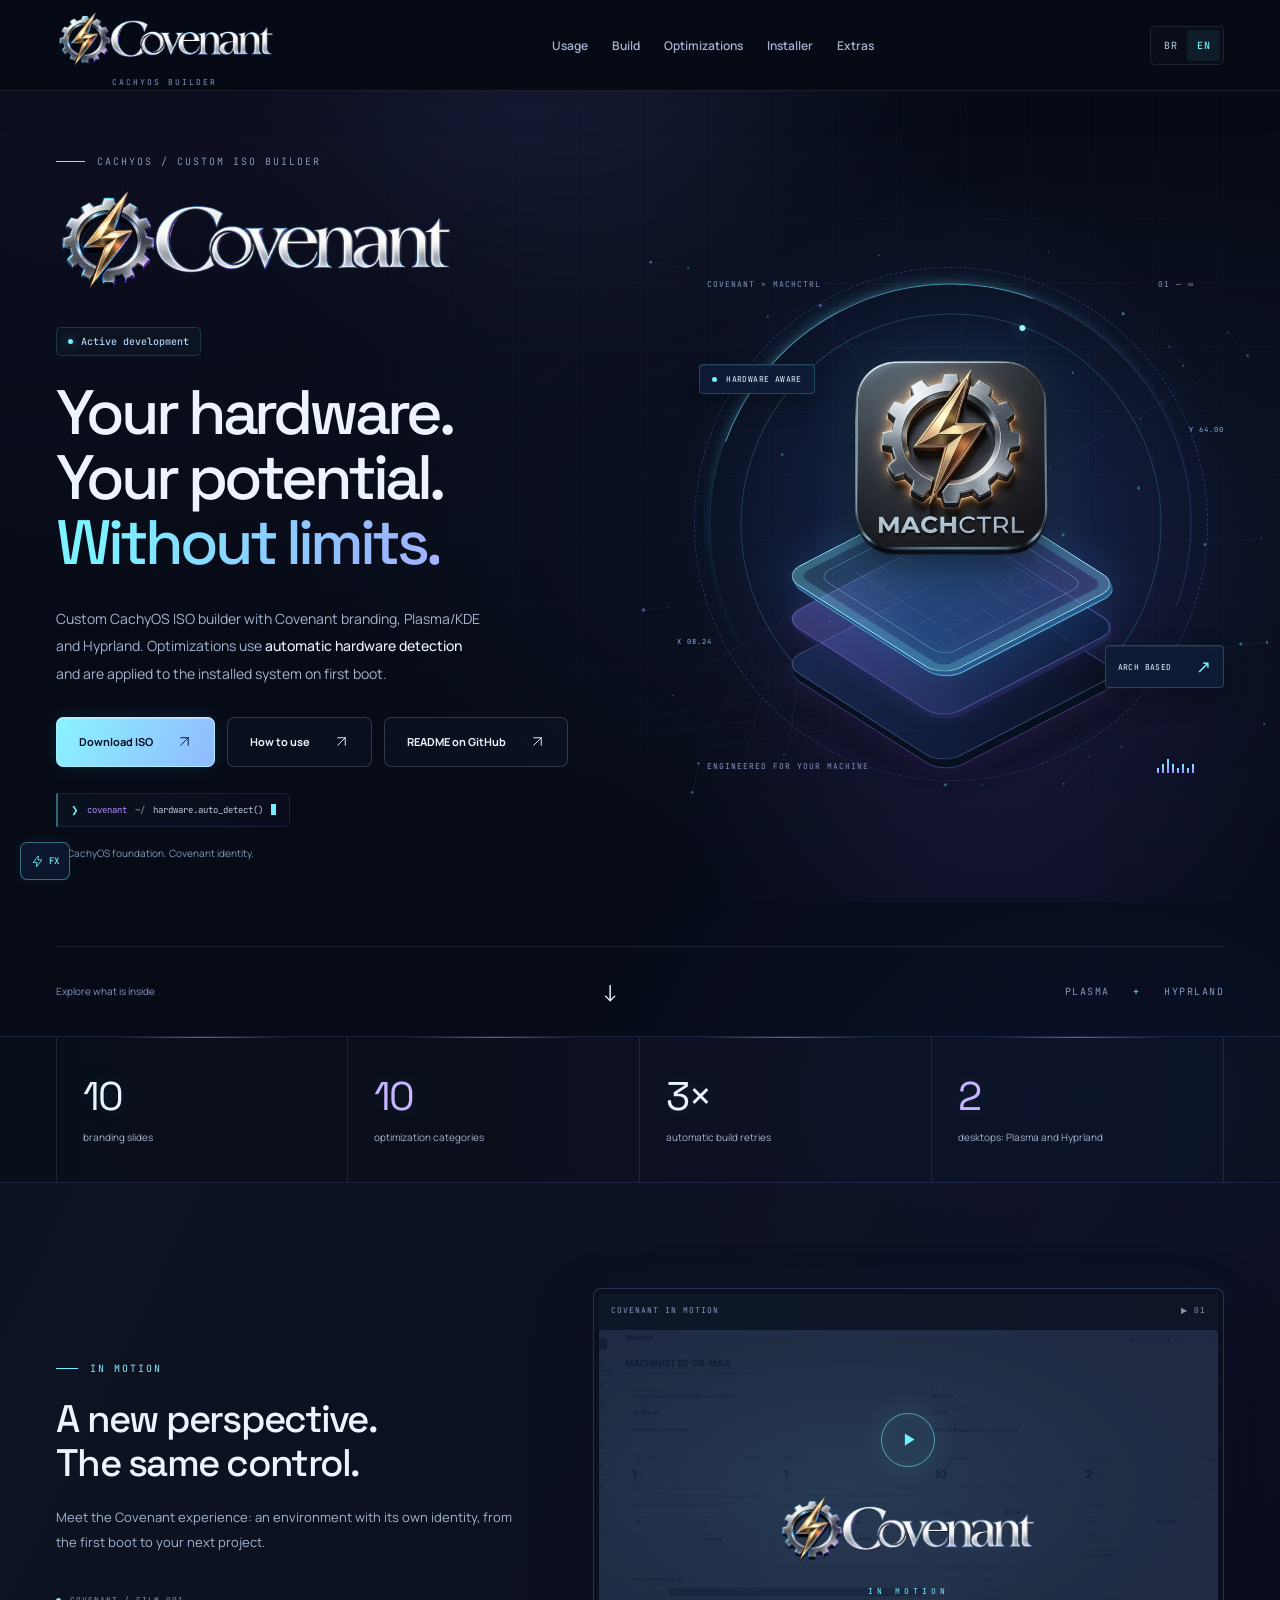
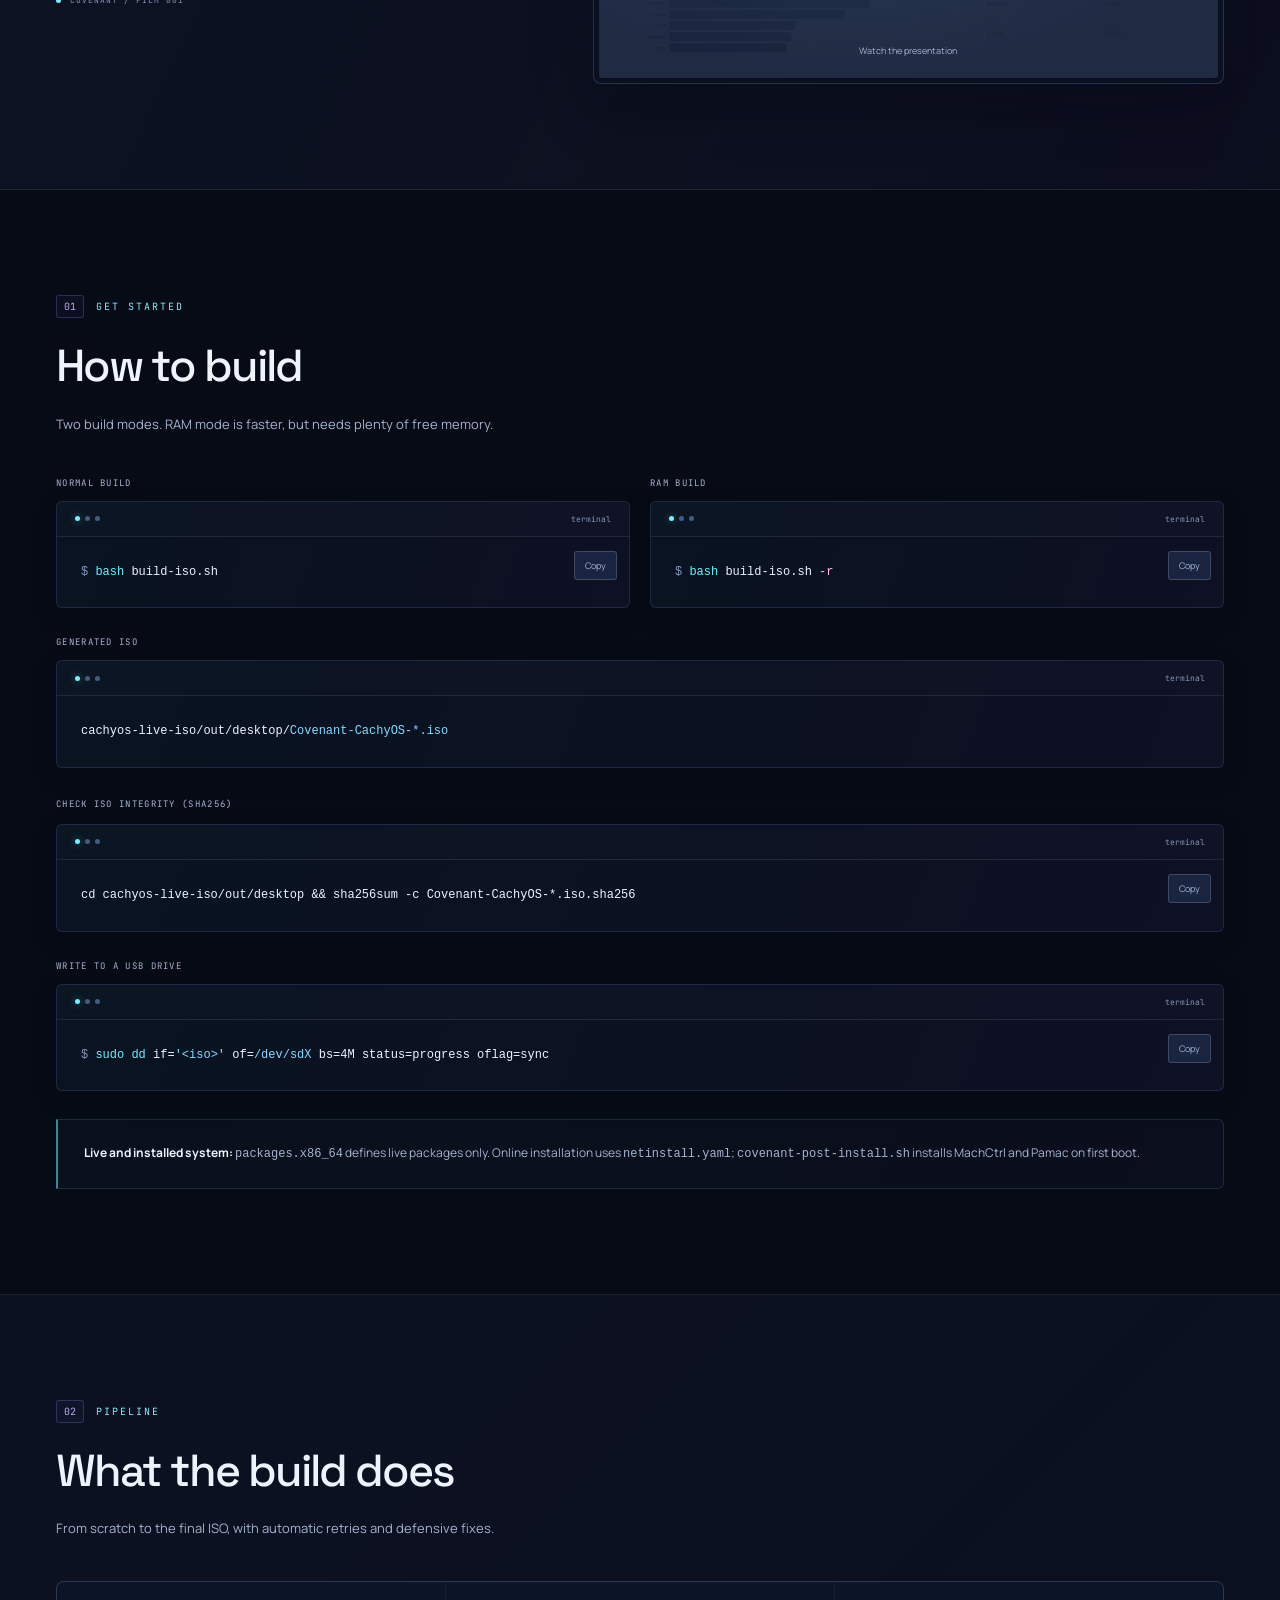
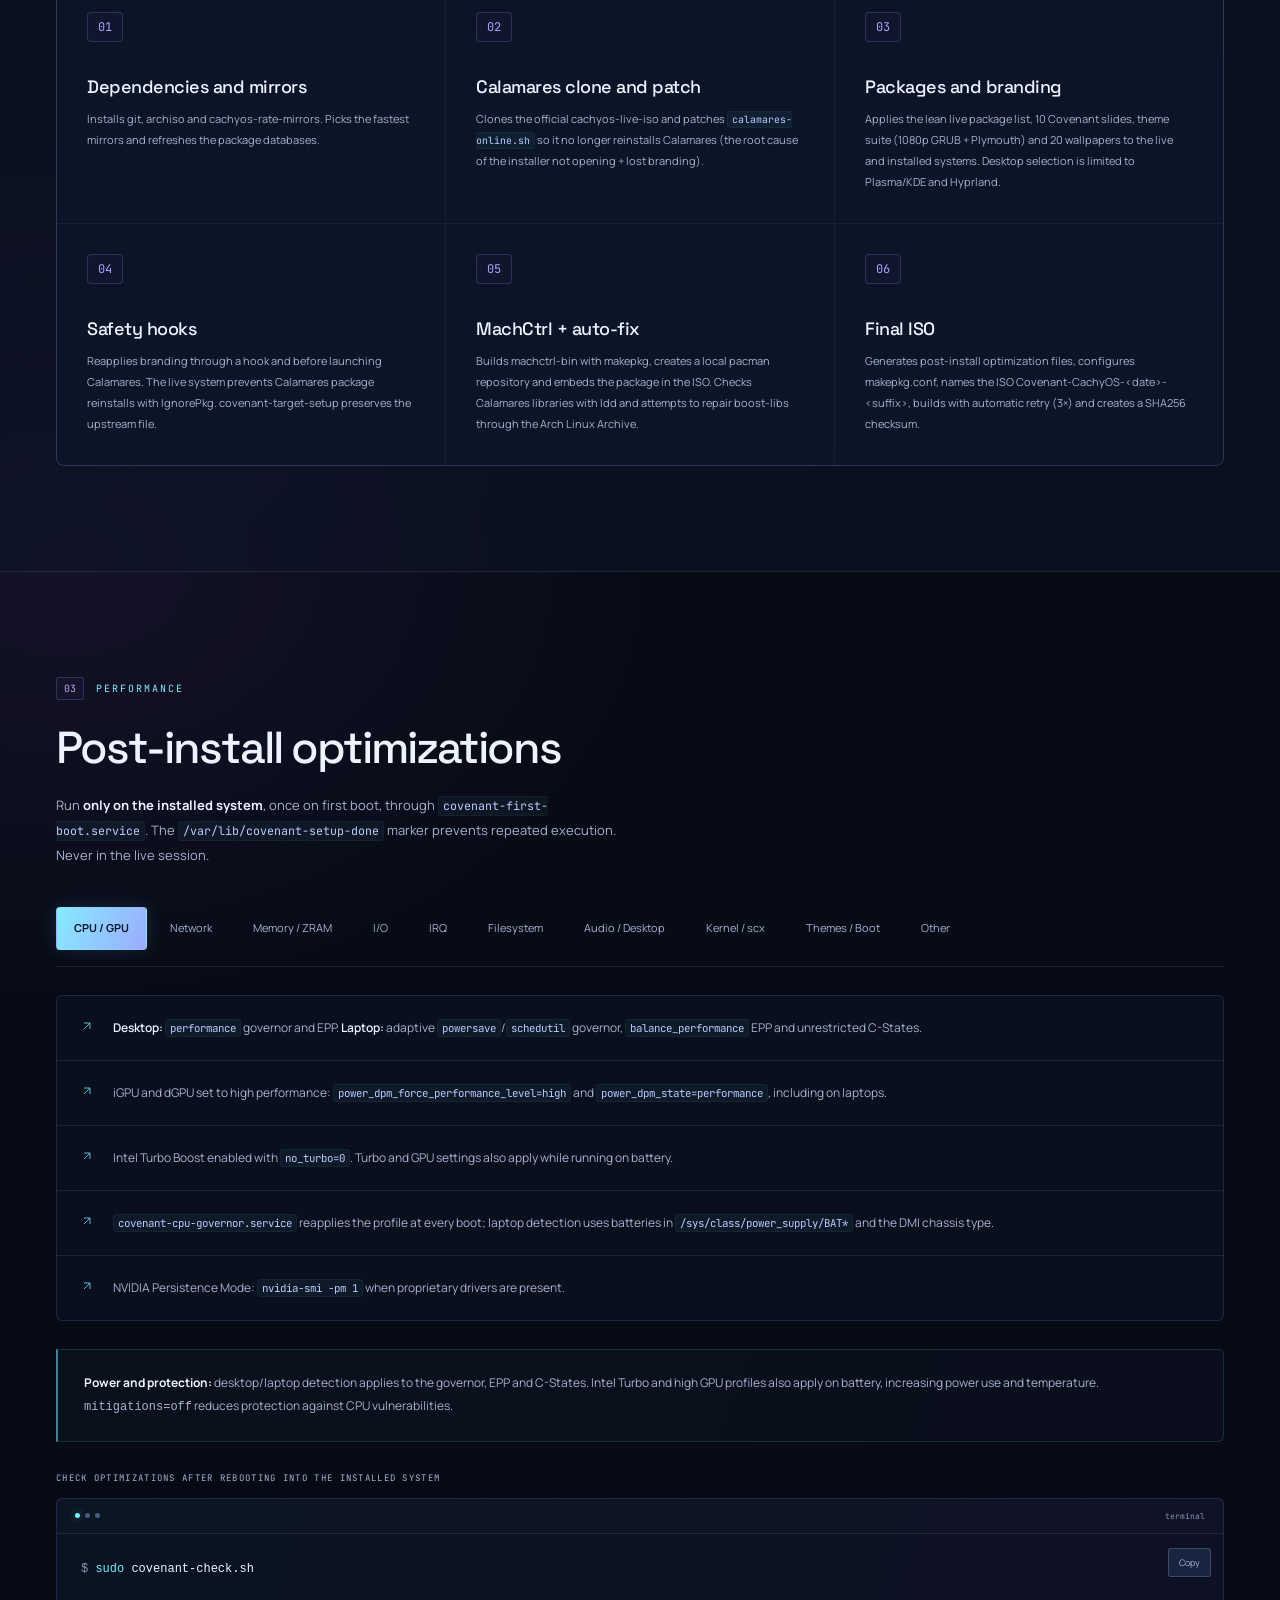
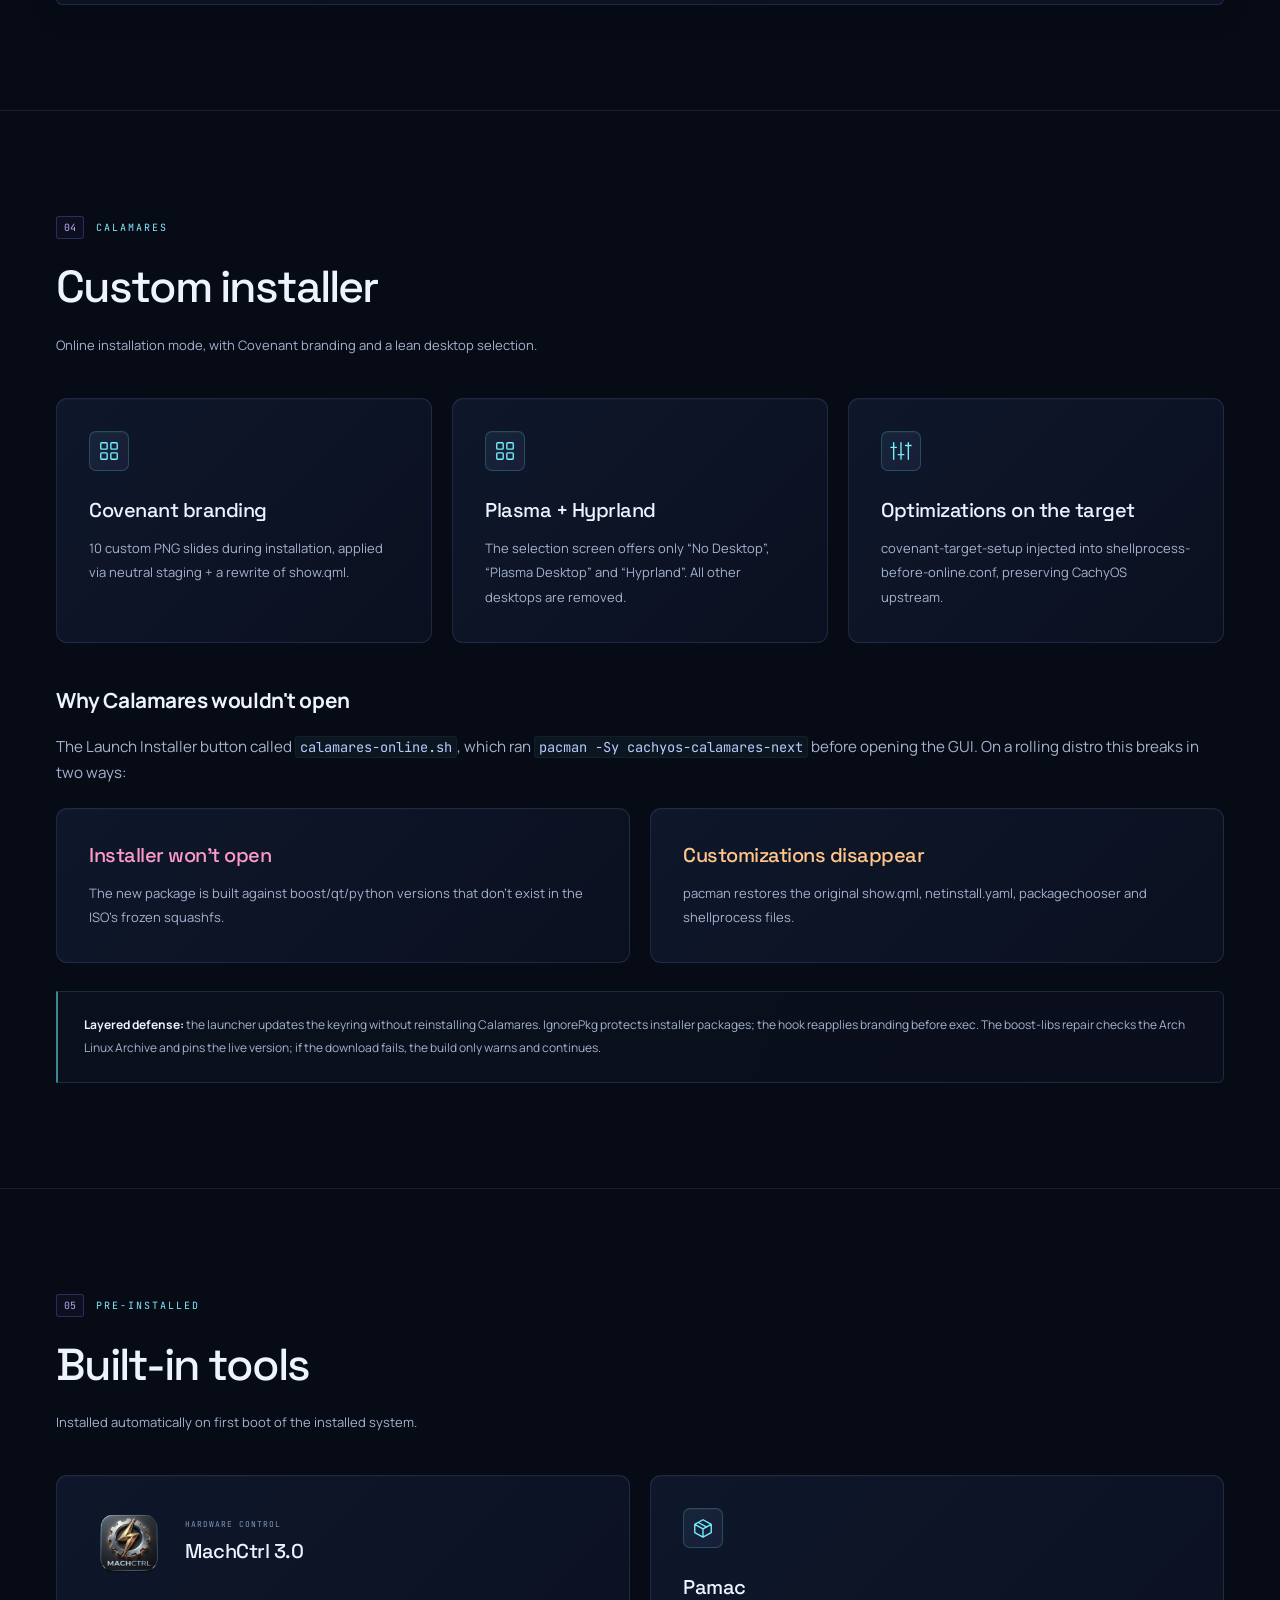
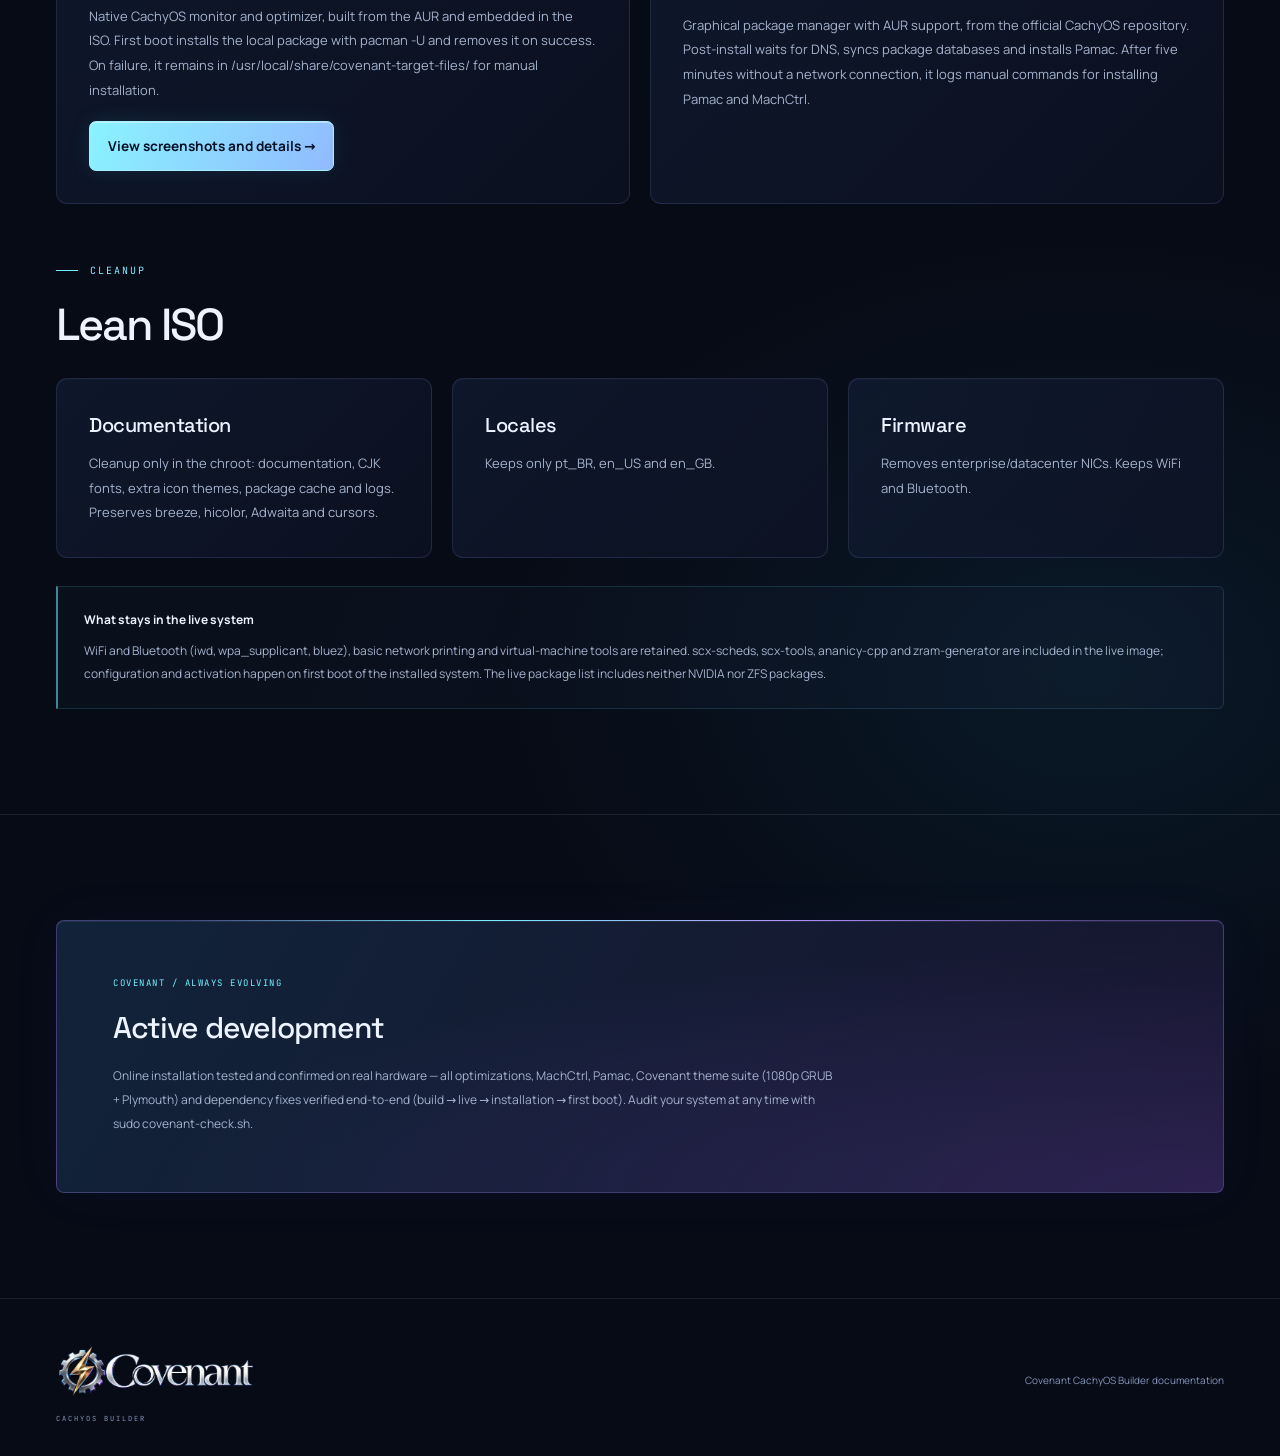
<file: index.html>
<!DOCTYPE html>
<html lang="pt-BR" data-fx="off">
<head>
  <meta charset="UTF-8" />
  <meta name="viewport" content="width=device-width, initial-scale=1.0" />
  <title>Covenant CachyOS Builder</title>
  <link rel="icon" type="image/png" href="images/favicon.png" />
  <meta name="description" content="Builder de ISO customizada do CachyOS com branding próprio e otimizações de performance com detecção automática de hardware." />
  <meta name="theme-color" content="#070b16" />
  <link rel="preload" href="fonts/space-grotesk-latin.woff2" as="font" type="font/woff2" crossorigin />
  <link rel="stylesheet" href="design.css" />
</head>
<body>
  <div id="scrollBar"></div>

  <a class="skip-link" href="#main-content" data-i18n="d_skip">Pular para o conteúdo</a>
  <nav id="nav">
    <div class="container nav-inner">
      <a href="#" class="logo" aria-label="Covenant CachyOS">
        <span class="brand-name"><img src="images/covenant-machctrl-logo.png" alt="Covenant — MachCtrl" class="brand-wordmark" width="2172" height="724" /><span class="brand-sub">CACHYOS BUILDER</span></span>
      </a>
      <ul class="nav-links" id="navLinks">
        <li><a data-i18n="i001" href="#uso">Uso</a></li>
        <li><a data-i18n="i002" href="#build">Build</a></li>
        <li><a data-i18n="i003" href="#otimizacoes">Otimizações</a></li>
        <li><a data-i18n="i004" href="#instalador">Instalador</a></li>
        <li><a data-i18n="i005" href="#extras">Extras</a></li>
      </ul>
      <div class="nav-right">
        <div id="langSwitch"></div>
        <button class="nav-toggle" id="navToggle" aria-label="Menu" aria-expanded="false" aria-controls="navLinks">☰</button>
      </div>
    </div>
  </nav>

  <main id="main-content">
  <div class="ambient-mesh" aria-hidden="true"><span></span><span></span><span></span></div>
  <header class="hero">
    <div class="container hero-layout">
      <div class="hero-copy">
      <div class="hero-kicker"><span class="kicker-line"></span> CACHYOS / CUSTOM ISO BUILDER</div>
      <img class="hero-wordmark" src="images/covenant-machctrl-logo.png" alt="Covenant — MachCtrl" width="2172" height="724" fetchpriority="high" />
      <div class="badge">
        <span class="badge-dot"></span>
        <span data-i18n="i006">Em desenvolvimento ativo</span>
      </div>
      <h1 data-i18n="d_hero">Seu hardware.<br>Seu potencial.<br><span>Sem limites.</span></h1>


      <p data-i18n="i008" class="lead">Builder de ISO customizada do CachyOS com branding Covenant, Plasma/KDE e Hyprland. As otimizações usam <strong style="color: var(--text)">detecção automática de hardware</strong> e são aplicadas no sistema instalado, no primeiro boot.</p>

      <div class="hero-actions">
        <a data-i18n="d_download" href="https://drive.google.com/file/d/18riNjNtt9kDBmlh3xDS_bhbXn6V3-SP_/view?usp=sharing" id="btn-download" class="btn btn-primary" target="_blank" rel="noopener noreferrer">Download da ISO <svg class="line-icon" viewBox="0 0 24 24" aria-hidden="true"><path d="M6 18 18 6M6 6h12v12"/></svg></a>
        <a data-i18n="i010" href="#uso" class="btn btn-ghost">Como usar <svg class="line-icon" viewBox="0 0 24 24" aria-hidden="true"><path d="M6 18 18 6M6 6h12v12"/></svg></a>
        <a data-i18n="b_readme" href="https://github.com/araujo791/Covenant-CachyOs-Builder#readme" class="btn btn-ghost" target="_blank" rel="noopener noreferrer">README no GitHub <svg class="line-icon" viewBox="0 0 24 24" aria-hidden="true"><path d="M6 18 18 6M6 6h12v12"/></svg></a>

      </div>

      <div class="system-readout" aria-hidden="true"><span class="readout-prompt">❯</span><span class="readout-path">covenant</span><span class="readout-separator">~/</span><span class="readout-command">hardware.auto_detect()</span><span class="readout-caret"></span></div>
      <div class="hero-footnote"><span class="micro-dot"></span><span data-i18n="d_based">Base CachyOS. Identidade Covenant.</span></div>
      </div>
      <div class="hero-art" aria-hidden="true">
        <div class="art-meta"><span>COVENANT × MACHCTRL</span><span>01 — ∞</span></div>
        <div class="core-scene">
          <canvas class="neural-field"></canvas>
          <div class="holo-floor"></div><div class="orbit orbit-scanner"></div>
          <div class="orbit orbit-outer"></div><div class="orbit orbit-inner"></div>
          <div class="orbit-cross cross-one"></div><div class="orbit-cross cross-two"></div>
          <div class="core-stack">
            <div class="core-layer layer-bottom"></div><div class="core-layer layer-middle"></div>
            <div class="core-layer layer-top"><span class="chip-circuit"></span></div>
          </div>
          <img class="core-brand-emblem" src="images/favicon.png" alt="" width="500" height="500" />
          <div class="art-tag tag-top"><span class="micro-dot"></span>HARDWARE AWARE</div>
          <div class="art-tag tag-bottom">ARCH BASED <span>↗</span></div>
          <span class="coordinate coord-left">X 08.24</span><span class="coordinate coord-right">Y 64.00</span>
        </div>
        <div class="art-bottom"><span>ENGINEERED FOR YOUR MACHINE</span><div class="signal"><i></i><i></i><i></i><i></i><i></i><i></i><i></i><i></i></div></div>
      </div>
    </div>
    <div class="container hero-bottom"><span data-i18n="d_scroll">Explore o que está por dentro</span><a href="#uso" aria-label="Explorar / Explore">↓</a><span class="hero-platforms">PLASMA <span>+</span> HYPRLAND</span></div>
  </header>

  <!-- Estatísticas -->
  <div class="stats">
    <div class="container">
      <div class="stats-grid">
        <div class="stat reveal-up">
          <div class="stat-num"><span data-count="10">10</span></div>
          <div data-i18n="i012" class="stat-label">slides de branding</div>
        </div>
        <div class="stat reveal-up delay-1">
          <div class="stat-num"><span data-count="10">10</span></div>
          <div data-i18n="i013" class="stat-label">categorias de otimização</div>
        </div>
        <div class="stat reveal-up delay-2">
          <div class="stat-num"><span data-count="3">3</span><span>×</span></div>
          <div data-i18n="i014" class="stat-label">retry automático no build</div>
        </div>
        <div class="stat reveal-up delay-3">
          <div class="stat-num"><span data-count="2">2</span></div>
          <div data-i18n="i015" class="stat-label">desktops: Plasma e Hyprland</div>
        </div>
      </div>
    </div>
  </div>

  <section class="showcase" id="filme">
    <div class="container showcase-layout">
      <div class="showcase-copy">
        <div class="section-label" data-i18n="d_action_label">Em ação</div>
        <h2 class="section-title" data-i18n="d_action_title">Uma nova perspectiva.<br>O mesmo controle.</h2>
        <p class="section-desc" data-i18n="d_action_desc">Conheça a experiência Covenant: um ambiente com identidade própria, do primeiro boot ao seu próximo projeto.</p>
        <span class="film-caption"><span class="micro-dot"></span> COVENANT / FILM 001</span>
      </div>
      <div class="hero-video-wrap">
        <div class="video-toolbar"><span>COVENANT IN MOTION</span><span>▶ 01</span></div>
        <div class="hero-video">
          <a class="video-poster" href="https://www.youtube.com/watch?v=Dfk93Atdj3I" data-video="https://www.youtube.com/embed/Dfk93Atdj3I?si=CDuF2HIxKee4FfHu" target="_blank" rel="noopener noreferrer">
            <img class="poster-backdrop" src="images/Captura_de_tela_20261010_111819.png" alt="" width="1920" height="1038" loading="lazy" />
            <span class="play-ring"><svg viewBox="0 0 24 24" aria-hidden="true"><path d="m9 5 11 7-11 7V5Z"/></svg></span>
            <span class="poster-title"><img src="images/covenant-machctrl-logo.png" alt="Covenant — MachCtrl" width="2172" height="724" /><span>IN MOTION</span></span>
            <span class="poster-caption" data-i18n="d_watch">Assistir à apresentação</span>
          </a>
        </div>
      </div>
    </div>
  </section>

  <!-- Uso -->
  <section id="uso">
    <div class="container">
      <div data-section="01" data-i18n="i016" class="section-label reveal-up">Começar</div>
      <h2 data-i18n="i017" class="section-title reveal-up delay-1">Como fazer o build</h2>
      <p data-i18n="i018" class="section-desc reveal-up delay-2">Dois modos de build. O modo RAM é mais rápido, mas exige bastante memória livre.</p>

      <div class="grid grid-2 reveal-up delay-3" style="margin-bottom: 28px;">
        <div>
          <div data-i18n="i019" class="code-label">Build normal</div>
          <div class="code-block">
            <div class="code-head"><i></i><i></i><i></i></div>
            <button data-i18n="i020" class="copy-btn" data-copy="bash build-iso.sh">Copiar</button>
            <div class="code-body"><code><span class="code-cmd">bash</span> build-iso.sh</code></div>
          </div>
        </div>
        <div>
          <div data-i18n="i021" class="code-label">Build em RAM</div>
          <div class="code-block">
            <div class="code-head"><i></i><i></i><i></i></div>
            <button data-i18n="i022" class="copy-btn" data-copy="bash build-iso.sh -r">Copiar</button>
            <div class="code-body"><code><span class="code-cmd">bash</span> build-iso.sh <span class="code-flag">-r</span></code></div>
          </div>
        </div>
      </div>

      <div data-i18n="i023" class="code-label reveal-up delay-1">ISO gerada</div>
      <div class="code-block reveal-up delay-1" style="margin-bottom: 28px;">
        <div class="code-head"><i></i><i></i><i></i></div>
        <div class="code-body"><code>cachyos-live-iso/out/desktop/<span class="code-path">Covenant-CachyOS-*.iso</span></code></div>
      </div>

      <div class="docs-checksum">
      <div data-i18n="b_checksum_label" class="code-label">Conferir a integridade da ISO (SHA256)</div>
      <div class="code-block">
        <div class="code-head"><i></i><i></i><i></i></div>
        <button class="copy-btn" data-i18n="i020" data-copy="cd cachyos-live-iso/out/desktop &amp;&amp; sha256sum -c Covenant-CachyOS-*.iso.sha256">Copiar</button>
        <div class="code-body"><code>cd cachyos-live-iso/out/desktop &amp;&amp; sha256sum -c Covenant-CachyOS-*.iso.sha256</code></div>
      </div>
      </div>

      <div data-i18n="i024" class="code-label reveal-up delay-2">Gravar no pendrive</div>
      <div class="code-block reveal-up delay-2">
        <div class="code-head"><i></i><i></i><i></i></div>
        <button data-i18n="i025" class="copy-btn" data-copy="sudo dd if='<iso>' of=/dev/sdX bs=4M status=progress oflag=sync">Copiar</button>
        <div class="code-body"><code><span class="code-cmd">sudo dd</span> if=<span class="code-path">'&lt;iso&gt;'</span> of=<span class="code-path">/dev/sdX</span> bs=4M status=progress oflag=sync</code></div>
      </div>

      <div data-i18n="i026" class="note reveal-up delay-3"><strong>Live e sistema instalado:</strong> <code>packages.x86_64</code> define apenas os pacotes do live. A instalação online usa <code>netinstall.yaml</code>; MachCtrl e Pamac são instalados por <code>covenant-post-install.sh</code> no primeiro boot.</div>
    </div>
  </section>

  <!-- O que o build faz -->
  <section id="build">
    <div class="container">
      <div data-section="02" data-i18n="i027" class="section-label reveal-up">Pipeline</div>
      <h2 data-i18n="i028" class="section-title reveal-up delay-1">O que o build faz</h2>
      <p data-i18n="i029" class="section-desc reveal-up delay-2">Do zero até a ISO final, com retry automático e correções defensivas.</p>

      <div class="steps" id="steps">
        <div class="steps-fill" id="stepsFill"></div>
        <div class="step reveal-up">
          <div class="step-num">1</div>
          <div>
            <h4 data-i18n="i030">Dependências e mirrors</h4>
            <p data-i18n="i031">Instala git, archiso e cachyos-rate-mirrors. Seleciona os mirrors mais rápidos e atualiza os bancos de pacotes.</p>
          </div>
        </div>
        <div class="step reveal-up">
          <div class="step-num">2</div>
          <div>
            <h4 data-i18n="i032">Clone e patch do Calamares</h4>
            <p data-i18n="i033">Clona o cachyos-live-iso oficial e patcha o <code>calamares-online.sh</code> para não reinstalar o Calamares (causa raiz do instalador não abrir + perda de branding).</p>
          </div>
        </div>
        <div class="step reveal-up">
          <div class="step-num">3</div>
          <div>
            <h4 data-i18n="i034">Pacotes e branding</h4>
            <p data-i18n="i035">Aplica a lista enxuta do live, 10 slides Covenant, suíte de temas (GRUB 1080p + Plymouth) e 20 wallpapers no live e no sistema instalado. A seleção de desktops fica restrita a Plasma/KDE e Hyprland.</p>
          </div>
        </div>
        <div class="step reveal-up">
          <div class="step-num">4</div>
          <div>
            <h4 data-i18n="i036">Hooks de segurança</h4>
            <p data-i18n="i037">Reaplica o branding via hook e antes de iniciar o Calamares. O live bloqueia a reinstalação dos pacotes Calamares com IgnorePkg. O covenant-target-setup preserva o arquivo upstream.</p>
          </div>
        </div>
        <div class="step reveal-up">
          <div class="step-num">5</div>
          <div>
            <h4 data-i18n="i038">MachCtrl + auto-correção</h4>
            <p data-i18n="i039">Compila machctrl-bin com makepkg, cria um repositório pacman local e embute o pacote na ISO. Verifica as bibliotecas do Calamares com ldd e tenta corrigir o boost-libs via Arch Linux Archive.</p>
          </div>
        </div>
        <div class="step reveal-up">
          <div class="step-num">6</div>
          <div>
            <h4 data-i18n="i040">ISO final</h4>
            <p data-i18n="i041">Gera arquivos de otimização pós-instalação, configura makepkg.conf, nomeia a ISO como Covenant-CachyOS-&lt;data&gt;-&lt;sufixo&gt;, builda com retry automático (3×) e gera checksum SHA256 da imagem.</p>
          </div>
        </div>
      </div>
    </div>
  </section>

  <!-- Otimizações -->
  <section id="otimizacoes">
    <div class="container">
      <div data-section="03" data-i18n="i042" class="section-label reveal-up">Performance</div>
      <h2 data-i18n="i043" class="section-title reveal-up delay-1">Otimizações pós-instalação</h2>
      <p data-i18n="i044" class="section-desc reveal-up delay-2">Rodam <strong style="color: var(--text)">apenas no sistema instalado</strong>, uma vez no primeiro boot, via <code>covenant-first-boot.service</code>. O marcador <code>/var/lib/covenant-setup-done</code> impede a repetição. Nunca na sessão live.</p>

      <div class="opt-tabs reveal-up delay-3" id="optTabs">
        <button data-i18n="i045" class="opt-tab active" data-tab="cpu">CPU / GPU</button>
        <button data-i18n="i046" class="opt-tab" data-tab="rede">Rede</button>
        <button data-i18n="i047" class="opt-tab" data-tab="memoria">Memória / ZRAM</button>
        <button data-i18n="i048" class="opt-tab" data-tab="io">I/O</button>
        <button data-i18n="i049" class="opt-tab" data-tab="irq">IRQ</button>
        <button data-i18n="i050" class="opt-tab" data-tab="fs">Filesystem</button>
        <button data-i18n="b_audio_tab" class="opt-tab" data-tab="audio">Áudio / Desktop</button>
        <button data-i18n="i051" class="opt-tab" data-tab="kernel">Kernel / scx</button>
        <button data-i18n="b_themes_tab" class="opt-tab" data-tab="temas">Temas / Boot</button>
        <button data-i18n="i052" class="opt-tab" data-tab="outros">Outros</button>
      </div>

      <div class="opt-panel active reveal-up delay-3" id="panel-cpu">
        <ul class="opt-list">
          <li><span data-i18n="i053"><strong>Desktop:</strong> governor e EPP <code>performance</code>. <strong>Notebook:</strong> governor adaptativo <code>powersave</code>/<code>schedutil</code>, EPP <code>balance_performance</code> e C-States liberados.</span></li>
          <li><span data-i18n="i054">iGPU e dGPU em alto rendimento: <code>power_dpm_force_performance_level=high</code> e <code>power_dpm_state=performance</code>, inclusive em notebooks.</span></li>
          <li><span data-i18n="i055">Intel Turbo Boost liberado com <code>no_turbo=0</code>. O perfil de Turbo e GPU também é aplicado quando a máquina está na bateria.</span></li>
          <li><span data-i18n="b_cpu_service"><code>covenant-cpu-governor.service</code> reaplica o perfil a cada boot; a detecção de notebook usa bateria em <code>/sys/class/power_supply/BAT*</code> e o tipo de chassi DMI.</span></li>
          <li><span data-i18n="b_nvidia">NVIDIA Persistence Mode: <code>nvidia-smi -pm 1</code>, se os drivers proprietários estiverem presentes.</span></li>
        </ul>
      </div>

      <div class="opt-panel" id="panel-rede">
        <ul class="opt-list">
          <li><span data-i18n="i056">TCP <strong>BBR</strong> + <code>fq</code> como qdisc padrão, com packet pacing para o BBRv3.</span></li>
          <li><span data-i18n="i057">Buffers contra bufferbloat: <code>rmem_max</code>/<code>wmem_max</code> em 32 MB (<code>33554432</code>), <code>optmem_max=65536</code>, <code>somaxconn=8192</code> e <code>netdev_max_backlog=16384</code>.</span></li>
          <li><span data-i18n="i058"><code>tcp_timestamps=0</code>, <code>tcp_slow_start_after_idle=0</code> e <code>tcp_fin_timeout=10</code>.</span></li>
          <li><span data-i18n="i059"><code>tcp_fastopen=3</code> — Fast Open em cliente e servidor</span></li>
          <li><span data-i18n="i060"><code>tcp_mtu_probing=1</code> — MTU Path Discovery automático</span></li>
          <li><span data-i18n="i061">Módulo <code>tcp_bbr</code> carregado no boot</span></li>
          <li><span data-i18n="b_network_extra"><code>tcp_notsent_lowat=16384</code> para reduzir enfileiramento; <code>tcp_syncookies=1</code> e <code>tcp_tw_reuse=1</code>.</span></li>
        </ul>
      </div>

      <div class="opt-panel" id="panel-memoria">
        <ul class="opt-list">
          <li><span data-i18n="i062"><code>swappiness=100</code> e <code>vfs_cache_pressure=50</code>, ajustados para o uso de ZRAM.</span></li>
          <li><span data-i18n="i063"><code>page-cluster=0</code> — sem readahead agressivo de swap, adequado à ZRAM.</span></li>
          <li><span data-i18n="i064"><code>compaction_proactiveness=20</code> e defrag de THP não bloqueante com <code>defer+madvise</code>.</span></li>
          <li><span data-i18n="i065">Huge Pages de 2 MB conforme a RAM: 1024 páginas com ≥32 GB; 512 com ≥16 GB; abaixo de 16 GB, THP sob demanda sem reserva fixa.</span></li>
          <li><span data-i18n="i066"><strong>ZRAM com zstd:</strong> swap comprimido em RAM, com tamanho de aproximadamente metade da RAM e teto de 16 GB.</span></li>
          <li><span data-i18n="i067">Dirty pacing por bytes: <code>dirty_bytes=268435456</code> (256 MB), <code>dirty_background_bytes=134217728</code> (128 MB) e intervalos de 500/1000 cs.</span></li>
          <li><span data-i18n="b_max_map"><code>vm.max_map_count=2147483642</code> para jogos e Steam Proton.</span></li>
        </ul>
      </div>

      <div class="opt-panel" id="panel-io">
        <ul class="opt-list">
          <li><span data-i18n="i068"><strong>NVMe:</strong> scheduler <code>none</code>, <code>nr_requests=1024</code>, <code>read_ahead_kb=256</code></span></li>
          <li><span data-i18n="i069"><strong>SSD SATA:</strong> <code>mq-deadline</code>, <code>rq_affinity=2</code>, <code>add_random=0</code></span></li>
          <li><span data-i18n="i070"><strong>HDD:</strong> <code>bfq</code>, <code>read_ahead_kb=2048</code> + hdparm <code>-B 255</code> / <code>-S 0</code></span></li>
          <li><span data-i18n="i071">Regras udev com prefixo <code>99-</code> (sobrescrevem defaults da CachyOS)</span></li>
          <li><span data-i18n="i072"><code>fstrim.timer</code> habilitado</span></li>
          <li><span data-i18n="b_hdparm">HDDs com <code>hdparm -B 255</code> e <code>-S 0</code>, persistidos em <code>69-covenant-hdparm.rules</code>.</span></li>
        </ul>
      </div>

      <div class="opt-panel" id="panel-irq">
        <ul class="opt-list">
          <li><span data-i18n="i073">IRQs de NVMe, GPUs AMD/NVIDIA/Intel, Ethernet e WiFi fixadas na primeira metade dos núcleos disponíveis.</span></li>
          <li><span data-i18n="i074"><code>covenant-irq-affinity.service</code> aplica as afinidades. O <code>irqbalance.service</code> é parado e mascarado para preservá-las.</span></li>
        </ul>
      </div>

      <div class="opt-panel" id="panel-fs">
        <ul class="opt-list">
          <li><span data-i18n="b_btrfs"><strong>Btrfs:</strong> <code>noatime</code>, <code>space_cache=v2</code>, <code>compress=zstd:1</code> e <code>discard=async</code>.</span></li>
          <li><span data-i18n="b_ext4"><strong>Ext4:</strong> <code>noatime</code> e <code>commit=60</code> para intervalo de flushing de 60 segundos.</span></li>
          <li><span data-i18n="i075"><strong>F2FS:</strong> <code>noatime</code>, <code>nodiscard</code>, <code>compress_algorithm=lz4</code>, <code>lazytime</code></span></li>
          <li><span data-i18n="i076"><strong>XFS:</strong> <code>noatime</code>, <code>nodiscard</code>, <code>logbsize=256k</code>, <code>allocsize=64m</code></span></li>
          <li><span data-i18n="i077">Backup de <code>/etc/fstab</code> em <code>fstab.covenant-backup</code> antes das alterações.</span></li>
        </ul>
      </div>

      <div class="opt-panel" id="panel-audio">
        <ul class="opt-list">
          <li><span data-i18n="b_pipewire"><strong>PipeWire:</strong> 48 kHz, quantum dinâmico de 64 a 1024 amostras, em <code>99-covenant-lowlatency.conf</code>.</span></li>
          <li><span data-i18n="b_kwin"><strong>KWin / KDE Wayland:</strong> <code>LatencyPolicy=Lower</code> e <code>GLCore=true</code> em <code>/etc/xdg/kwinrc</code>. Preferências do usuário em <code>~/.config/kwinrc</code> prevalecem.</span></li>
          <li><span data-i18n="b_shaders"><strong>Shaders:</strong> <code>MESA_SHADER_CACHE_MAX_SIZE=50G</code>, <code>__GL_SHADER_DISK_CACHE_SIZE=53687091200</code> e <code>RADV_PERFTEST=aco</code> em <code>/etc/environment</code>.</span></li>
          <li><span data-i18n="b_baloo"><strong>Baloo:</strong> indexação apenas básica, configurada em <code>/etc/xdg/baloofilerc</code>.</span></li>
          <li><span data-i18n="b_ananicy"><strong>ananicy-cpp + cachyos-ananicy-rules:</strong> daemon de auto-nice habilitado para priorizar CPU e I/O de jogos e janelas em primeiro plano.</span></li>
        </ul>
      </div>

      <div class="opt-panel" id="panel-kernel">
        <ul class="opt-list">
          <li><span data-i18n="b_bootloaders">Merge de parâmetros em <strong>GRUB e systemd-boot</strong>, preservando opções existentes como <code>quiet</code> e <code>splash</code>.</span></li>
          <li><span data-i18n="b_cmdline"><code>mitigations=off</code>, <code>transparent_hugepage=madvise</code>, <code>nowatchdog</code>, <code>amdgpu.ppfeaturemask=0xffffffff</code> e <code>amd_pstate=active</code>.</span></li>
          <li><span data-i18n="b_kernel_latency">Latência e temporização: <code>split_lock_detect=off</code>, <code>preempt=full</code>, <code>tsc=reliable</code>, <code>clocksource=tsc</code> e <code>skew_tick=1</code>.</span></li>
          <li><span data-i18n="b_cstates">Somente desktops recebem <code>processor.max_cstate=1</code> e <code>intel_idle.max_cstate=1</code>; notebooks mantêm C-States livres.</span></li>
          <li><span data-i18n="b_scx"><strong>scx_loader:</strong> seleciona <code>scx_rusty</code> quando há ≥2 nós NUMA e <code>scx_lavd</code> em desktops comuns de alto desempenho/jogos.</span></li>
          <li><span data-i18n="b_sched_slice"><code>kernel.sched_cfs_bandwidth_slice_us=3000</code> para fatias menores de escalonamento.</span></li>
          <li><span data-i18n="i078"><code>sched_autogroup_enabled=1</code> — isolamento dinâmico de grupos de tarefas no desktop. ISOs antigas podem ter o valor 0.</span></li>
          <li><span data-i18n="i079"><code>nmi_watchdog=0</code> junto de <code>nowatchdog</code> nos parâmetros de boot.</span></li>
          <li><span data-i18n="i080"><code>perf_event_paranoid=-1</code> + <code>kptr_restrict=0</code> — profiling sem root</span></li>
          <li><span data-i18n="i081"><code>unprivileged_userns_clone=1</code> — Flatpak, containers rootless e Chromium sandbox</span></li>
        </ul>
      </div>

      <div class="opt-panel" id="panel-temas">
        <ul class="opt-list">
          <li><span data-i18n="b_theme_grub"><strong>GRUB Custom 1080p:</strong> resolução 1920x1080/1280x720, fontes Open Sans anti-serrilhado (compiladas com autohint inteligente), seletor 9-slice PNG32 truecolor e logo Covenant transparente.</span></li>
          <li><span data-i18n="b_theme_plymouth"><strong>Plymouth Boot &amp; Shutdown:</strong> inicialização e desligamento em tela preta pura, sem poluição de logs do systemd, com logo Covenant em alta resolução (750x250) e barra de progresso cyan elegante.</span></li>
          <li><span data-i18n="b_theme_staging"><strong>Staging e Instalação Automática:</strong> suíte de temas embutida no airootfs em <code>/usr/local/share/covenant-target-files/themes/</code> e ativada no primeiro boot pelo <code>covenant-post-install.sh</code>.</span></li>
          <li><span data-i18n="b_theme_wallpapers"><strong>20 Wallpapers Covenant:</strong> coletânea exclusiva em alta resolução embutida no live e copiada diretamente para o sistema instalado.</span></li>
        </ul>
      </div>

      <div class="opt-panel" id="panel-outros">
        <ul class="opt-list">
          <li><span data-i18n="i082"><strong>Journald:</strong> persistente, comprimido, teto de 256 MB, arquivos de 32 MB e retenção de 1 semana. Coredumps com <code>Storage=none</code>.</span></li>
          <li><span data-i18n="i083"><strong>makepkg:</strong> <code>MAKEFLAGS="-j$(nproc)"</code>, <code>CFLAGS="-march=native"</code>, <code>RUSTFLAGS="-C target-cpu=native"</code></span></li>
          <li><span data-i18n="i084"><strong>Polkit:</strong> grupo <code>wheel</code> monta discos, desbloqueia volumes criptografados e ejeta mídia sem senha. Permissões do MachCtrl para governors, GPU e ventoinhas evitam prompts contínuos de root.</span></li>
          <li><span data-i18n="i085"><strong>Limites:</strong> <code>nofile</code> e <code>memlock</code> elevados; <code>inotify.max_user_watches=524288</code> e <code>max_user_instances=1024</code>.</span></li>
          <li><span data-i18n="i086"><strong>Verificação:</strong> <code>sudo covenant-check.sh</code> audita governor, EPP, boot, rede, discos, IRQs, áudio, ananicy, polkit e outros ajustes.</span></li>
          <li><span data-i18n="b_systemd"><strong>Systemd:</strong> <code>RuntimeWatchdogSec=0</code>, <code>DefaultTimeoutStopSec=10s</code> e <code>DefaultTimeoutStartSec=15s</code>. Serviços sem timeout próprio podem ser interrompidos após 15 s; o primeiro boot declara 900 s.</span></li>
          <li><span data-i18n="b_bluetooth"><strong>Bluetooth:</strong> <code>bluetooth.service</code> é habilitado no primeiro boot se <code>bluez</code> estiver instalado.</span></li>
        </ul>
      </div>
      <div class="note" data-i18n="b_tradeoffs"><strong>Consumo e proteção:</strong> a distinção desktop/notebook vale para governor, EPP e C-States. Turbo Intel e perfil alto das GPUs também são aplicados em bateria, aumentando consumo e temperatura. <code>mitigations=off</code> reduz a proteção contra vulnerabilidades da CPU.</div>
      <div class="docs-audit">
      <div data-i18n="b_audit_label" class="code-label">Verificar as otimizações após reiniciar no sistema instalado</div>
      <div class="code-block">
        <div class="code-head"><i></i><i></i><i></i></div>
        <button class="copy-btn" data-i18n="i020" data-copy="sudo covenant-check.sh">Copiar</button>
        <div class="code-body"><code><span class="code-cmd">sudo</span> covenant-check.sh</code></div>
      </div>
      </div>
    </div>
  </section>

  <!-- Instalador -->
  <section id="instalador">
    <div class="container">
      <div data-section="04" data-i18n="i087" class="section-label reveal-up">Calamares</div>
      <h2 data-i18n="i088" class="section-title reveal-up delay-1">Instalador customizado</h2>
      <p data-i18n="i089" class="section-desc reveal-up delay-2">Modo instalação online, com branding Covenant e seleção enxuta de desktops.</p>

      <div class="grid grid-3" style="margin-bottom: 40px;">
        <div class="card tilt reveal-up delay-1">
          <div class="card-icon purple" data-icon="grid">🎨</div>
          <h3 data-i18n="i090">Branding Covenant</h3>
          <p data-i18n="i091">10 slides PNG próprios durante a instalação, aplicados via staging neutro + reescrita do show.qml.</p>
        </div>
        <div class="card tilt reveal-up delay-2">
          <div class="card-icon cyan" data-icon="grid">🖥️</div>
          <h3 data-i18n="i092">Plasma + Hyprland</h3>
          <p data-i18n="i093">A tela de seleção oferece apenas “Sem Ambiente”, “Plasma Desktop” e “Hyprland”. Os demais desktops saem.</p>
        </div>
        <div class="card tilt reveal-up delay-3">
          <div class="card-icon green" data-icon="sliders">⚙️</div>
          <h3 data-i18n="i094">Otimizações no target</h3>
          <p data-i18n="i095">covenant-target-setup injetado no shellprocess-before-online.conf, preservando o upstream do CachyOS.</p>
        </div>
      </div>

      <h3 data-i18n="i096" class="reveal-up" style="font-size: 1.3rem; margin-bottom: 16px; letter-spacing: -0.02em;">Por que o Calamares não abria</h3>
      <p data-i18n="i097" class="reveal-up delay-1" style="color: var(--text-muted); margin-bottom: 22px; font-size: 0.95rem;">
        O botão Launch Installer chamava <code>calamares-online.sh</code>,
        que fazia <code>pacman -Sy cachyos-calamares-next</code>
        antes de abrir o GUI. Em distro rolling isso quebra de dois jeitos:
      </p>

      <div class="grid grid-2" style="margin-bottom: 24px;">
        <div class="card tilt reveal-up delay-2">
          <h3 data-i18n="i098" style="color: var(--red);">Instalador não abre</h3>
          <p data-i18n="i099">O pacote novo vem compilado contra boost/qt/python que não existem no squashfs congelado da ISO.</p>
        </div>
        <div class="card tilt reveal-up delay-3">
          <h3 data-i18n="i100" style="color: var(--orange);">Personalizações somem</h3>
          <p data-i18n="i101">O pacman restaura show.qml, netinstall.yaml, packagechooser e shellprocess originais.</p>
        </div>
      </div>

      <div data-i18n="i102" class="note reveal-up"><strong>Defesa em camadas:</strong> o launcher atualiza o keyring sem reinstalar o Calamares. IgnorePkg protege os pacotes do instalador; o hook reaplica o branding antes do exec. O reparo do boost-libs consulta o Arch Linux Archive e fixa a versão no live; se não conseguir baixar, o build só avisa e continua.</div>
    </div>
  </section>

  <!-- Extras -->
  <section id="extras">
    <div class="container">
      <div data-section="05" data-i18n="i103" class="section-label reveal-up">Pré-instalados</div>
      <h2 data-i18n="i104" class="section-title reveal-up delay-1">Ferramentas embutidas</h2>
      <p data-i18n="i105" class="section-desc reveal-up delay-2">Instaladas automaticamente no primeiro boot do sistema instalado.</p>

      <div class="grid grid-2" style="margin-bottom: 60px;">
        <div class="card product-card reveal-up delay-1">
          <div class="product-identity"><img src="images/favicon.png" alt="Logo MachCtrl" class="product-logo" width="500" height="500" loading="lazy" /><div><span class="product-eyebrow" data-i18n="d_native_tool">Controle de hardware</span><h3 data-i18n="i106">MachCtrl 3.0</h3></div></div>
          <p data-i18n="i107">Monitor e otimizador nativo para CachyOS, compilado do AUR e embutido na ISO. O primeiro boot instala o pacote local via pacman -U e o remove após sucesso. Em caso de falha, ele permanece em /usr/local/share/covenant-target-files/ para instalação manual.</p>
          <a data-i18n="i108" href="machctrl.html" class="btn btn-primary" style="margin-top: 18px; padding: 9px 18px; font-size: 0.85rem;">Ver prints e detalhes →</a>
        </div>
        <div class="card tilt reveal-up delay-2">
          <div class="card-icon cyan" data-icon="box">📦</div>
          <h3 data-i18n="i109">Pamac</h3>
          <p data-i18n="i110">Gerenciador gráfico com suporte a AUR, do repositório oficial do CachyOS. O pós-instalação aguarda DNS, sincroniza os bancos e instala o Pamac. Após 5 minutos sem rede, registra no log os comandos manuais para instalar Pamac e MachCtrl.</p>
        </div>
      </div>

      <div data-i18n="i111" class="section-label reveal-up">Limpeza</div>
      <h2 data-i18n="i112" class="section-title reveal-up delay-1" style="margin-bottom: 28px;">ISO enxuta</h2>
      <div class="grid grid-3">
        <div class="card tilt reveal-up delay-1">
          <h3 data-i18n="i113">Documentação</h3>
          <p data-i18n="i114">Limpeza apenas no chroot: documentação, fontes CJK, temas de ícones extras, cache de pacotes e logs. Preserva breeze, hicolor, Adwaita e cursores.</p>
        </div>
        <div class="card tilt reveal-up delay-2">
          <h3 data-i18n="i115">Locales</h3>
          <p data-i18n="i116">Mantém apenas pt_BR, en_US e en_GB.</p>
        </div>
        <div class="card tilt reveal-up delay-3">
          <h3 data-i18n="i117">Firmware</h3>
          <p data-i18n="i118">Remove NICs enterprise/datacenter. Preserva WiFi e Bluetooth.</p>
        </div>
      </div>
      <div class="note docs-packages"><strong data-i18n="b_packages_title">O que permanece no live</strong><p data-i18n="b_packages_body">WiFi e Bluetooth (iwd, wpa_supplicant, bluez), impressão básica em rede e ferramentas de máquinas virtuais são preservados. scx-scheds, scx-tools, ananicy-cpp e zram-generator entram no live; a configuração e a ativação ocorrem no primeiro boot do sistema instalado. A lista do live não inclui pacotes NVIDIA nem ZFS.</p></div>
    </div>
  </section>

  <!-- Status -->
  <section>
    <div class="container">
      <div class="status-box reveal-up">
        <h3 data-i18n="i119">Em desenvolvimento ativo</h3>
        <p data-i18n="i120">Instalação online testada e funcional em hardware real — todas as otimizações, MachCtrl, Pamac, suíte de temas Covenant (GRUB 1080p + Plymouth) e a correção de dependências confirmados de ponta a ponta (build → live → instalação → primeiro boot). Valide o seu sistema a qualquer momento com sudo covenant-check.sh.</p>
      </div>
    </div>
  </section>

  </main>
  <footer>
    <div class="container">
      <a class="footer-brand" href="index.html"><img src="images/covenant-machctrl-logo.png" alt="Covenant — MachCtrl" width="2172" height="724" loading="lazy" /><span>CACHYOS BUILDER</span></a>
      <span data-i18n="i122">Documentação do Covenant CachyOS Builder</span>
    </div>
  </footer>

  <button id="toTop" aria-label="Voltar ao topo">↑</button>

  <script src="i18n.js"></script>
  <button class="fx-toggle" id="fxToggle" type="button" aria-pressed="false" aria-label="Efeitos visuais" title="Efeitos visuais"><svg viewBox="0 0 24 24" aria-hidden="true"><path d="m13 2-9 12h7l-1 8L20 9h-7l1-7Z"/></svg><span>FX</span></button>
  <script src="site.js"></script>
  <script src="effects.js"></script>
</body>
</html>
</file>
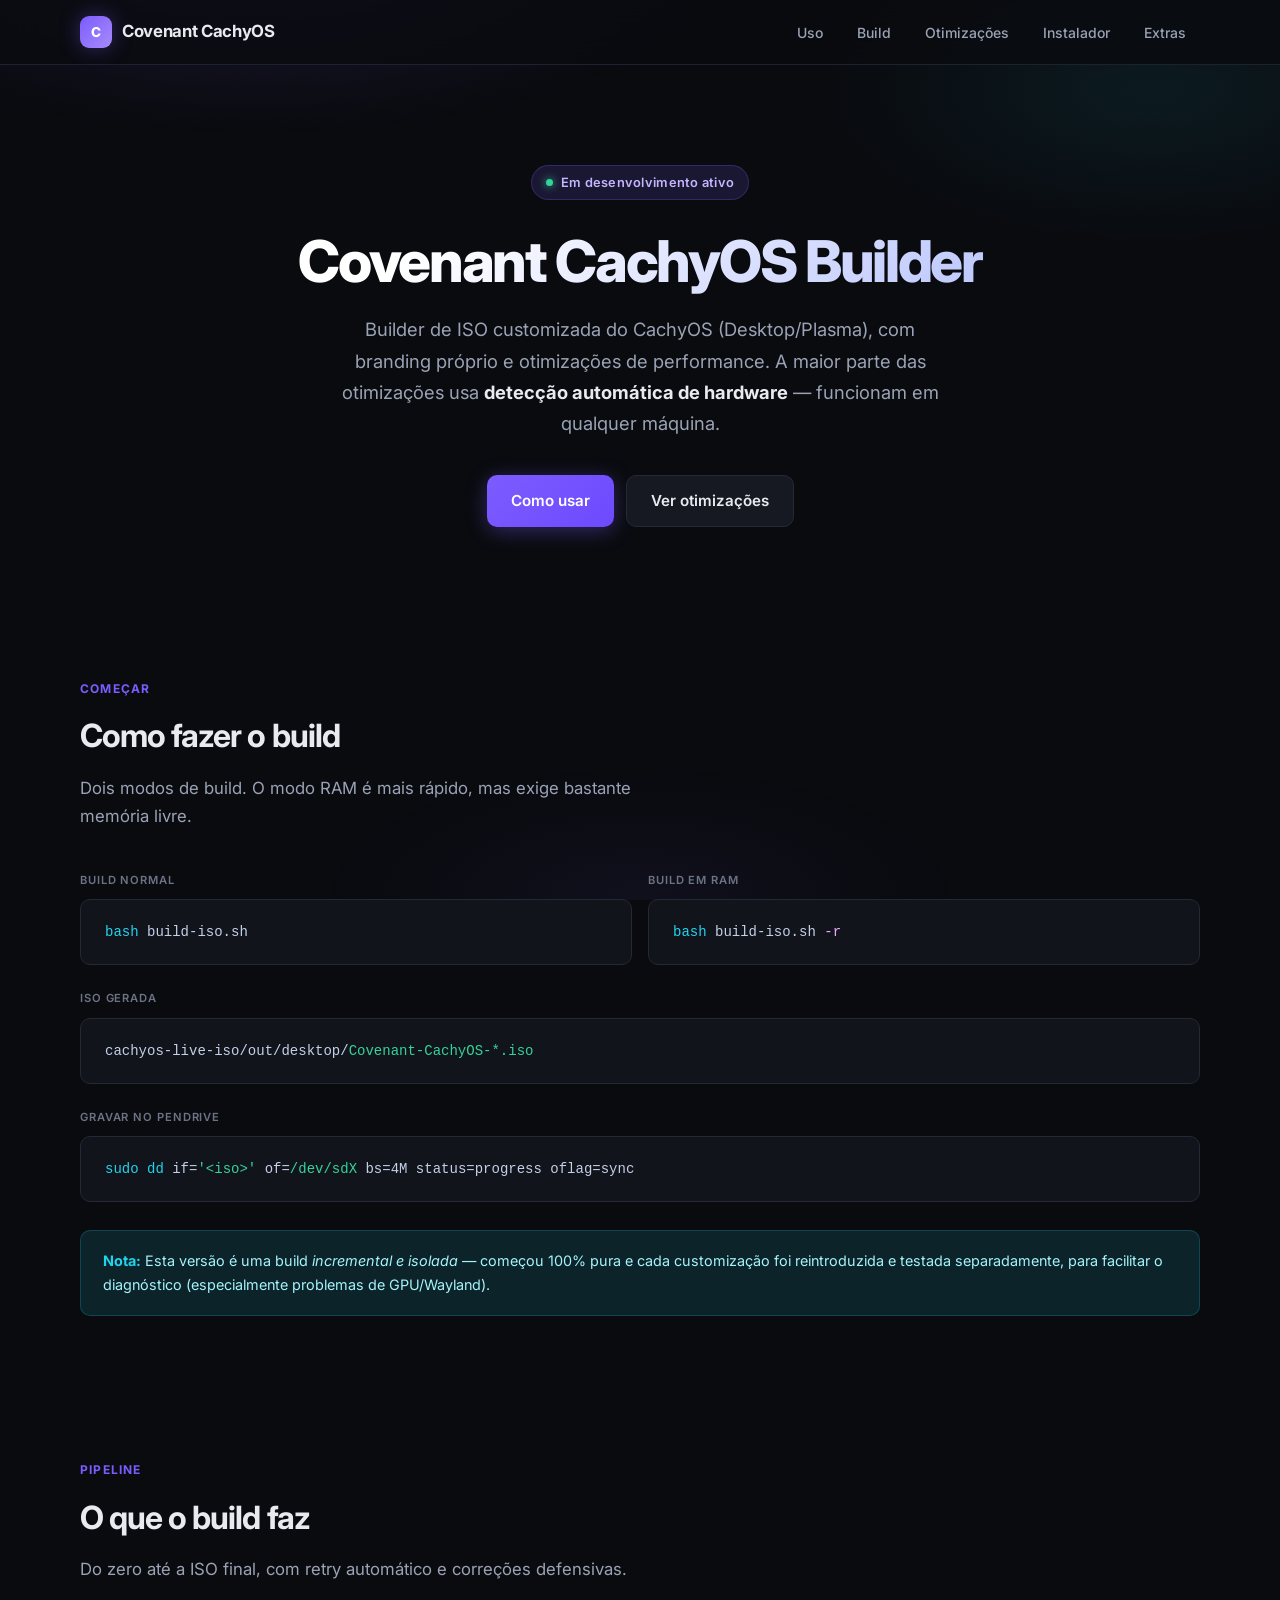
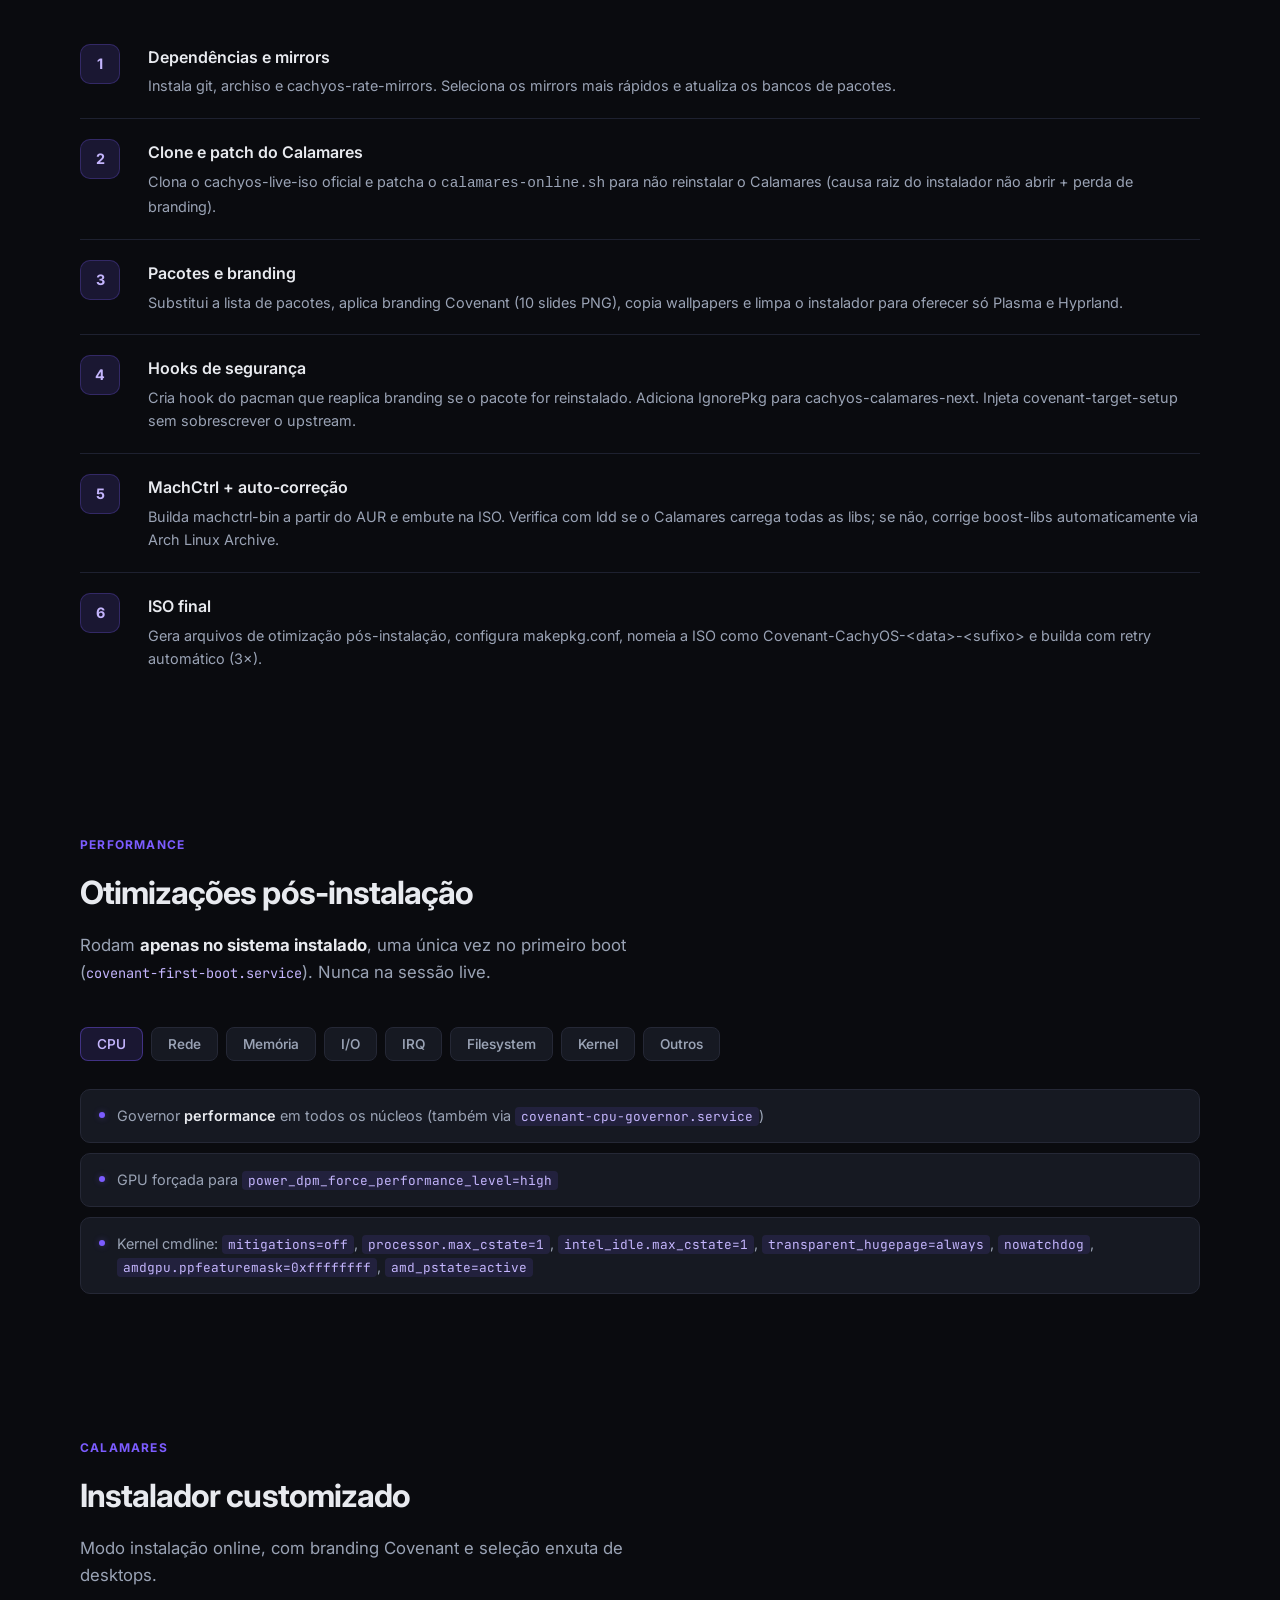
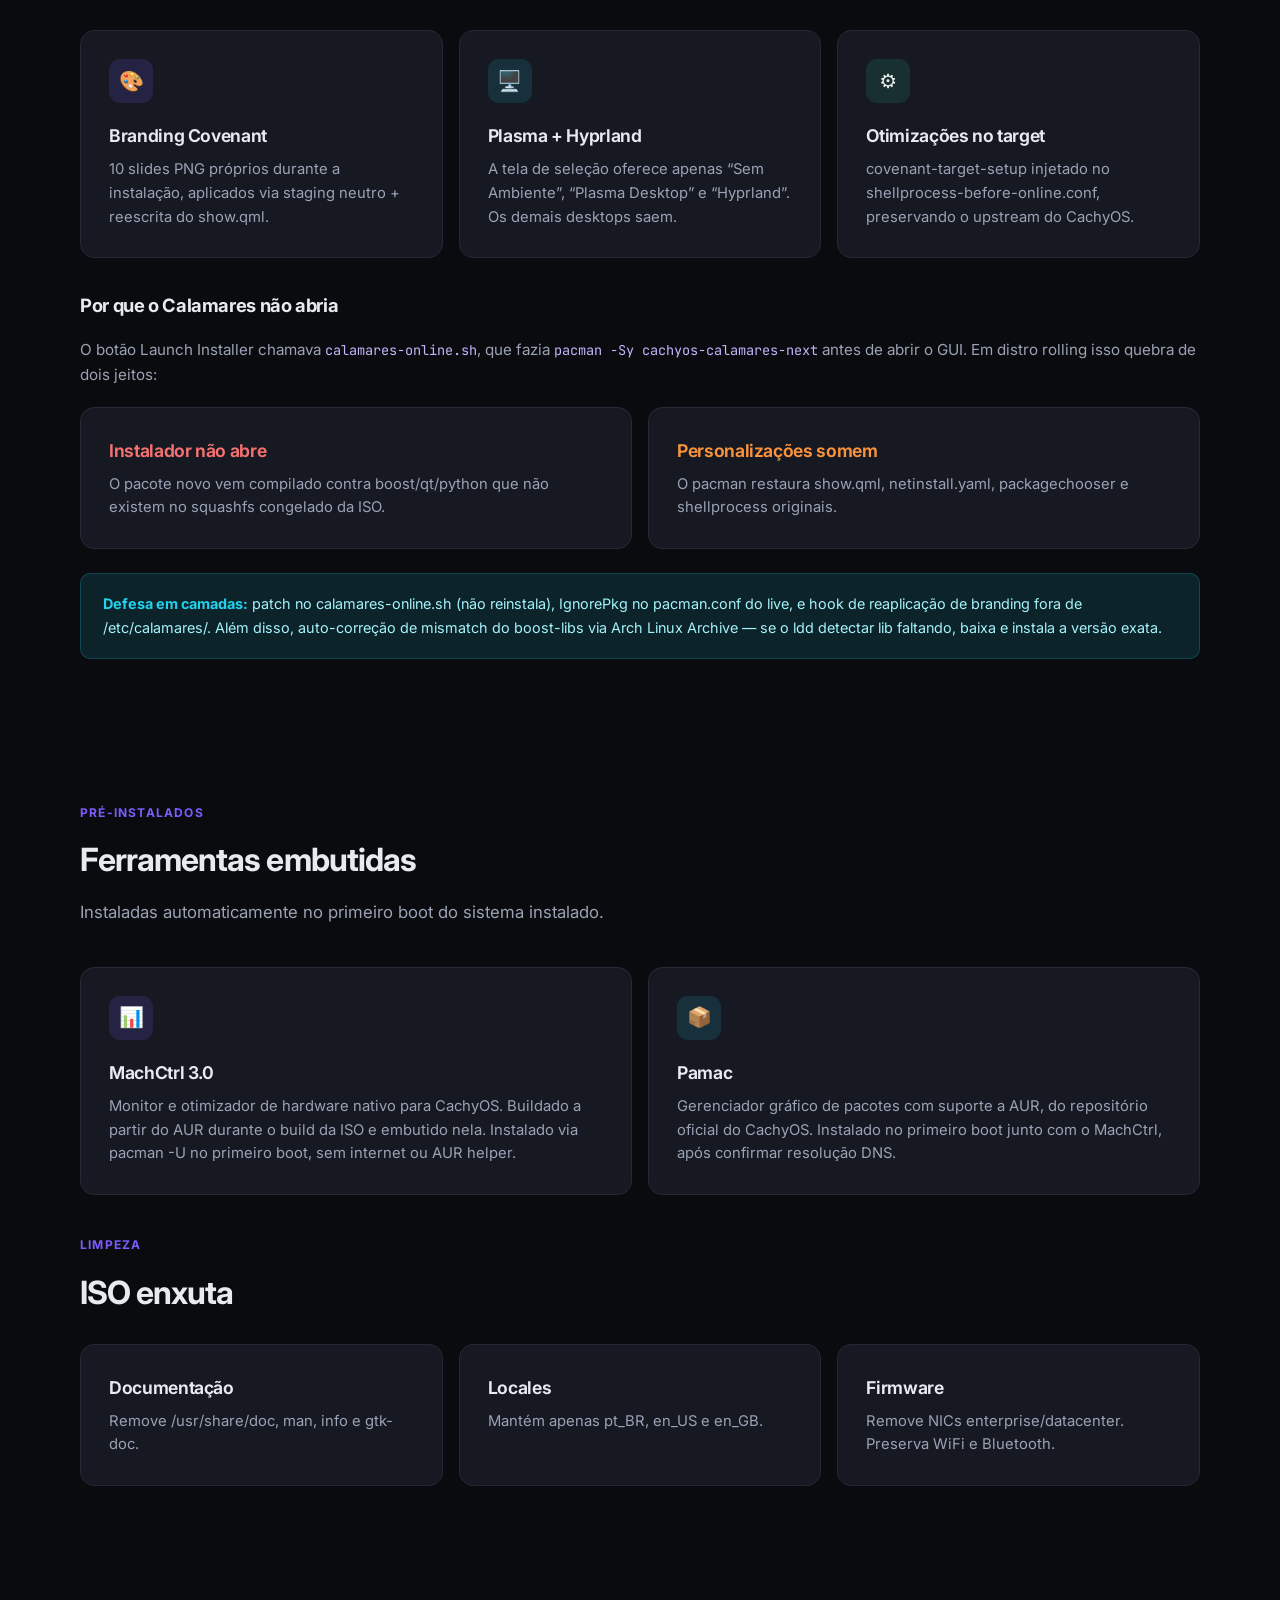
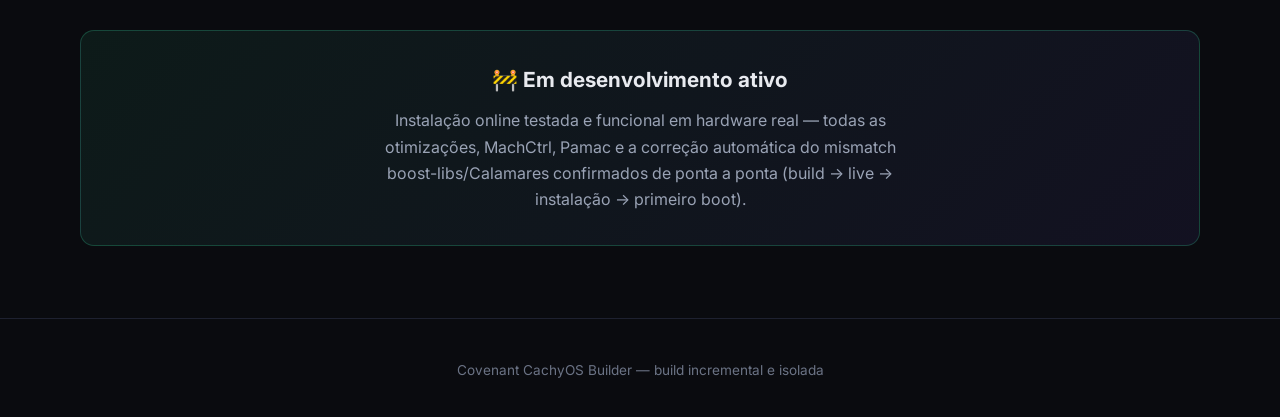
<file: covenant-cachyos.html>
<!DOCTYPE html>
<html lang="pt-BR">
<head>
  <meta charset="UTF-8" />
  <meta name="viewport" content="width=device-width, initial-scale=1.0" />
  <title>Covenant CachyOS Builder</title>
  <meta name="description" content="Builder de ISO customizada do CachyOS com branding próprio e otimizações de performance com detecção automática de hardware." />
  <link rel="preconnect" href="https://fonts.googleapis.com" />
  <link rel="preconnect" href="https://fonts.gstatic.com" crossorigin />
  <link href="https://fonts.googleapis.com/css2?family=Inter:wght@400;500;600;700;800&family=JetBrains+Mono:wght@400;500&display=swap" rel="stylesheet" />
  <style>
    :root {
      --bg: #0a0b0f;
      --bg-elevated: #12141c;
      --bg-card: #161922;
      --bg-card-hover: #1c1f2b;
      --border: #252836;
      --border-subtle: #1e2130;
      --text: #e8eaef;
      --text-muted: #9aa3b5;
      --text-dim: #6b7385;
      --accent: #7c5cff;
      --accent-soft: rgba(124, 92, 255, 0.15);
      --accent-glow: rgba(124, 92, 255, 0.35);
      --cyan: #22d3ee;
      --cyan-soft: rgba(34, 211, 238, 0.12);
      --green: #34d399;
      --green-soft: rgba(52, 211, 153, 0.12);
      --orange: #fb923c;
      --orange-soft: rgba(251, 146, 60, 0.12);
      --red: #f87171;
      --radius: 14px;
      --radius-sm: 10px;
      --shadow: 0 4px 24px rgba(0, 0, 0, 0.35);
      --font: 'Inter', system-ui, -apple-system, sans-serif;
      --mono: 'JetBrains Mono', ui-monospace, monospace;
    }

    *, *::before, *::after { box-sizing: border-box; margin: 0; padding: 0; }

    html {
      scroll-behavior: smooth;
      scrollbar-width: thin;
      scrollbar-color: var(--border) var(--bg);
    }

    body {
      font-family: var(--font);
      background: var(--bg);
      color: var(--text);
      line-height: 1.65;
      -webkit-font-smoothing: antialiased;
      overflow-x: hidden;
    }

    /* Background mesh */
    body::before {
      content: '';
      position: fixed;
      inset: 0;
      background:
        radial-gradient(ellipse 80% 50% at 20% -10%, rgba(124, 92, 255, 0.18), transparent 50%),
        radial-gradient(ellipse 60% 40% at 90% 10%, rgba(34, 211, 238, 0.08), transparent 45%),
        radial-gradient(ellipse 50% 30% at 50% 100%, rgba(124, 92, 255, 0.06), transparent 50%);
      pointer-events: none;
      z-index: 0;
    }

    .container {
      width: min(1120px, 92%);
      margin: 0 auto;
      position: relative;
      z-index: 1;
    }

    /* Nav */
    nav {
      position: sticky;
      top: 0;
      z-index: 100;
      backdrop-filter: blur(16px);
      background: rgba(10, 11, 15, 0.75);
      border-bottom: 1px solid var(--border-subtle);
    }

    .nav-inner {
      display: flex;
      align-items: center;
      justify-content: space-between;
      height: 64px;
    }

    .logo {
      display: flex;
      align-items: center;
      gap: 10px;
      font-weight: 700;
      font-size: 1.05rem;
      letter-spacing: -0.02em;
      text-decoration: none;
      color: var(--text);
    }

    .logo-mark {
      width: 32px;
      height: 32px;
      border-radius: 9px;
      background: linear-gradient(135deg, var(--accent), #a78bfa);
      display: grid;
      place-items: center;
      font-size: 0.85rem;
      font-weight: 800;
      color: #fff;
      box-shadow: 0 0 20px var(--accent-glow);
    }

    .nav-links {
      display: flex;
      gap: 6px;
      list-style: none;
    }

    .nav-links a {
      color: var(--text-muted);
      text-decoration: none;
      font-size: 0.875rem;
      font-weight: 500;
      padding: 8px 14px;
      border-radius: 8px;
      transition: color 0.2s, background 0.2s;
    }

    .nav-links a:hover {
      color: var(--text);
      background: var(--bg-card);
    }

    .nav-toggle {
      display: none;
      background: none;
      border: 1px solid var(--border);
      color: var(--text);
      width: 40px;
      height: 40px;
      border-radius: 8px;
      cursor: pointer;
      font-size: 1.2rem;
    }

    /* Hero */
    .hero {
      padding: 100px 0 80px;
      text-align: center;
    }

    .badge {
      display: inline-flex;
      align-items: center;
      gap: 8px;
      background: var(--accent-soft);
      color: #c4b5fd;
      font-size: 0.8rem;
      font-weight: 600;
      padding: 6px 14px;
      border-radius: 999px;
      border: 1px solid rgba(124, 92, 255, 0.25);
      margin-bottom: 28px;
      letter-spacing: 0.02em;
    }

    .badge-dot {
      width: 7px;
      height: 7px;
      border-radius: 50%;
      background: var(--green);
      box-shadow: 0 0 8px var(--green);
      animation: pulse 2s ease-in-out infinite;
    }

    @keyframes pulse {
      0%, 100% { opacity: 1; }
      50% { opacity: 0.4; }
    }

    .hero h1 {
      font-size: clamp(2.4rem, 5.5vw, 3.6rem);
      font-weight: 800;
      letter-spacing: -0.04em;
      line-height: 1.15;
      margin-bottom: 20px;
      background: linear-gradient(135deg, #fff 30%, #a5b4fc 100%);
      -webkit-background-clip: text;
      -webkit-text-fill-color: transparent;
      background-clip: text;
    }

    .hero p {
      font-size: 1.15rem;
      color: var(--text-muted);
      max-width: 620px;
      margin: 0 auto 36px;
      line-height: 1.7;
    }

    .hero-actions {
      display: flex;
      gap: 12px;
      justify-content: center;
      flex-wrap: wrap;
    }

    .btn {
      display: inline-flex;
      align-items: center;
      gap: 8px;
      padding: 12px 24px;
      border-radius: 10px;
      font-size: 0.95rem;
      font-weight: 600;
      text-decoration: none;
      transition: all 0.2s;
      cursor: pointer;
      border: none;
      font-family: inherit;
    }

    .btn-primary {
      background: linear-gradient(135deg, var(--accent), #6d4aff);
      color: #fff;
      box-shadow: 0 4px 20px var(--accent-glow);
    }

    .btn-primary:hover {
      transform: translateY(-2px);
      box-shadow: 0 6px 28px var(--accent-glow);
    }

    .btn-ghost {
      background: var(--bg-card);
      color: var(--text);
      border: 1px solid var(--border);
    }

    .btn-ghost:hover {
      background: var(--bg-card-hover);
      border-color: #353849;
    }

    /* Sections */
    section {
      padding: 72px 0;
    }

    .section-label {
      font-size: 0.75rem;
      font-weight: 700;
      text-transform: uppercase;
      letter-spacing: 0.1em;
      color: var(--accent);
      margin-bottom: 12px;
    }

    .section-title {
      font-size: clamp(1.6rem, 3vw, 2rem);
      font-weight: 700;
      letter-spacing: -0.03em;
      margin-bottom: 12px;
    }

    .section-desc {
      color: var(--text-muted);
      max-width: 560px;
      margin-bottom: 40px;
      font-size: 1.05rem;
    }

    /* Cards grid */
    .grid {
      display: grid;
      gap: 16px;
    }

    .grid-2 { grid-template-columns: repeat(2, 1fr); }
    .grid-3 { grid-template-columns: repeat(3, 1fr); }

    .card {
      background: var(--bg-card);
      border: 1px solid var(--border);
      border-radius: var(--radius);
      padding: 28px;
      transition: border-color 0.2s, background 0.2s, transform 0.2s;
    }

    .card:hover {
      border-color: #353849;
      background: var(--bg-card-hover);
      transform: translateY(-2px);
    }

    .card-icon {
      width: 44px;
      height: 44px;
      border-radius: 11px;
      display: grid;
      place-items: center;
      font-size: 1.25rem;
      margin-bottom: 18px;
    }

    .card-icon.purple { background: var(--accent-soft); }
    .card-icon.cyan { background: var(--cyan-soft); }
    .card-icon.green { background: var(--green-soft); }
    .card-icon.orange { background: var(--orange-soft); }

    .card h3 {
      font-size: 1.1rem;
      font-weight: 650;
      margin-bottom: 8px;
      letter-spacing: -0.02em;
    }

    .card p {
      color: var(--text-muted);
      font-size: 0.925rem;
      line-height: 1.6;
    }

    /* Code blocks */
    .code-block {
      background: var(--bg-elevated);
      border: 1px solid var(--border);
      border-radius: var(--radius-sm);
      padding: 20px 24px;
      font-family: var(--mono);
      font-size: 0.875rem;
      overflow-x: auto;
      position: relative;
    }

    .code-block code {
      color: #c4d0e8;
      white-space: pre;
    }

    .code-comment { color: var(--text-dim); }
    .code-cmd { color: var(--cyan); }
    .code-flag { color: #f0abfc; }
    .code-path { color: var(--green); }

    .code-label {
      font-size: 0.7rem;
      font-weight: 600;
      text-transform: uppercase;
      letter-spacing: 0.08em;
      color: var(--text-dim);
      margin-bottom: 10px;
    }

    /* Steps */
    .steps {
      display: flex;
      flex-direction: column;
      gap: 0;
      counter-reset: step;
    }

    .step {
      display: grid;
      grid-template-columns: 48px 1fr;
      gap: 20px;
      padding: 20px 0;
      border-bottom: 1px solid var(--border-subtle);
      position: relative;
    }

    .step:last-child { border-bottom: none; }

    .step-num {
      width: 40px;
      height: 40px;
      border-radius: 10px;
      background: var(--accent-soft);
      border: 1px solid rgba(124, 92, 255, 0.25);
      display: grid;
      place-items: center;
      font-weight: 700;
      font-size: 0.9rem;
      color: #c4b5fd;
      flex-shrink: 0;
    }

    .step h4 {
      font-size: 1rem;
      font-weight: 600;
      margin-bottom: 4px;
    }

    .step p {
      color: var(--text-muted);
      font-size: 0.9rem;
    }

    /* Opt categories */
    .opt-tabs {
      display: flex;
      flex-wrap: wrap;
      gap: 8px;
      margin-bottom: 28px;
    }

    .opt-tab {
      padding: 8px 16px;
      border-radius: 8px;
      font-size: 0.85rem;
      font-weight: 550;
      background: var(--bg-card);
      border: 1px solid var(--border);
      color: var(--text-muted);
      cursor: pointer;
      transition: all 0.2s;
      font-family: inherit;
    }

    .opt-tab:hover {
      color: var(--text);
      border-color: #353849;
    }

    .opt-tab.active {
      background: var(--accent-soft);
      border-color: rgba(124, 92, 255, 0.4);
      color: #c4b5fd;
    }

    .opt-panel {
      display: none;
    }

    .opt-panel.active {
      display: block;
      animation: fadeIn 0.3s ease;
    }

    @keyframes fadeIn {
      from { opacity: 0; transform: translateY(6px); }
      to { opacity: 1; transform: translateY(0); }
    }

    .opt-list {
      list-style: none;
      display: flex;
      flex-direction: column;
      gap: 10px;
    }

    .opt-list li {
      display: flex;
      gap: 12px;
      align-items: flex-start;
      background: var(--bg-card);
      border: 1px solid var(--border);
      border-radius: var(--radius-sm);
      padding: 14px 18px;
      font-size: 0.9rem;
      color: var(--text-muted);
    }

    .opt-list li::before {
      content: '';
      width: 6px;
      height: 6px;
      border-radius: 50%;
      background: var(--accent);
      margin-top: 8px;
      flex-shrink: 0;
      box-shadow: 0 0 6px var(--accent-glow);
    }

    .opt-list strong {
      color: var(--text);
      font-weight: 600;
    }

    .opt-list code {
      font-family: var(--mono);
      font-size: 0.8rem;
      background: rgba(124, 92, 255, 0.12);
      color: #c4b5fd;
      padding: 1px 6px;
      border-radius: 4px;
    }

    /* Alert / note */
    .note {
      background: var(--cyan-soft);
      border: 1px solid rgba(34, 211, 238, 0.2);
      border-radius: var(--radius-sm);
      padding: 18px 22px;
      font-size: 0.9rem;
      color: #a5f3fc;
      margin-top: 24px;
    }

    .note strong { color: var(--cyan); }

    .warning {
      background: var(--orange-soft);
      border: 1px solid rgba(251, 146, 60, 0.2);
      border-radius: var(--radius-sm);
      padding: 18px 22px;
      font-size: 0.9rem;
      color: #fdba74;
      margin-top: 24px;
    }

    /* Status */
    .status-box {
      background: linear-gradient(135deg, rgba(52, 211, 153, 0.08), rgba(124, 92, 255, 0.08));
      border: 1px solid rgba(52, 211, 153, 0.25);
      border-radius: var(--radius);
      padding: 32px;
      text-align: center;
    }

    .status-box h3 {
      font-size: 1.3rem;
      margin-bottom: 10px;
    }

    .status-box p {
      color: var(--text-muted);
      max-width: 520px;
      margin: 0 auto;
    }

    /* Footer */
    footer {
      border-top: 1px solid var(--border-subtle);
      padding: 40px 0;
      text-align: center;
      color: var(--text-dim);
      font-size: 0.85rem;
    }

    /* Responsive */
    @media (max-width: 860px) {
      .grid-2, .grid-3 { grid-template-columns: 1fr; }
      .nav-links { display: none; }
      .nav-links.open {
        display: flex;
        flex-direction: column;
        position: absolute;
        top: 64px;
        left: 0;
        right: 0;
        background: rgba(10, 11, 15, 0.95);
        backdrop-filter: blur(16px);
        border-bottom: 1px solid var(--border);
        padding: 12px;
      }
      .nav-toggle { display: grid; place-items: center; }
      .hero { padding: 64px 0 56px; }
      section { padding: 56px 0; }
    }
  </style>
</head>
<body>
  <nav>
    <div class="container nav-inner">
      <a href="#" class="logo">
        <span class="logo-mark">C</span>
        Covenant CachyOS
      </a>
      <ul class="nav-links" id="navLinks">
        <li><a href="#uso">Uso</a></li>
        <li><a href="#build">Build</a></li>
        <li><a href="#otimizacoes">Otimizações</a></li>
        <li><a href="#instalador">Instalador</a></li>
        <li><a href="#extras">Extras</a></li>
      </ul>
      <button class="nav-toggle" id="navToggle" aria-label="Menu">☰</button>
    </div>
  </nav>

  <header class="hero">
    <div class="container">
      <div class="badge">
        <span class="badge-dot"></span>
        Em desenvolvimento ativo
      </div>
      <h1>Covenant CachyOS Builder</h1>
      <p>
        Builder de ISO customizada do CachyOS (Desktop/Plasma), com branding próprio
        e otimizações de performance. A maior parte das otimizações usa
        <strong style="color: var(--text)">detecção automática de hardware</strong>
        — funcionam em qualquer máquina.
      </p>
      <div class="hero-actions">
        <a href="#uso" class="btn btn-primary">Como usar</a>
        <a href="#otimizacoes" class="btn btn-ghost">Ver otimizações</a>
      </div>
    </div>
  </header>

  <!-- Uso -->
  <section id="uso">
    <div class="container">
      <div class="section-label">Começar</div>
      <h2 class="section-title">Como fazer o build</h2>
      <p class="section-desc">Dois modos de build. O modo RAM é mais rápido, mas exige bastante memória livre.</p>

      <div class="grid grid-2" style="margin-bottom: 24px;">
        <div>
          <div class="code-label">Build normal</div>
          <div class="code-block">
            <code><span class="code-cmd">bash</span> build-iso.sh</code>
          </div>
        </div>
        <div>
          <div class="code-label">Build em RAM</div>
          <div class="code-block">
            <code><span class="code-cmd">bash</span> build-iso.sh <span class="code-flag">-r</span></code>
          </div>
        </div>
      </div>

      <div class="code-label">ISO gerada</div>
      <div class="code-block" style="margin-bottom: 24px;">
        <code>cachyos-live-iso/out/desktop/<span class="code-path">Covenant-CachyOS-*.iso</span></code>
      </div>

      <div class="code-label">Gravar no pendrive</div>
      <div class="code-block">
        <code><span class="code-cmd">sudo dd</span> if=<span class="code-path">'&lt;iso&gt;'</span> of=<span class="code-path">/dev/sdX</span> bs=4M status=progress oflag=sync</code>
      </div>

      <div class="note" style="margin-top: 28px;">
        <strong>Nota:</strong> Esta versão é uma build <em>incremental e isolada</em> — começou 100% pura e cada customização foi reintroduzida e testada separadamente, para facilitar o diagnóstico (especialmente problemas de GPU/Wayland).
      </div>
    </div>
  </section>

  <!-- O que o build faz -->
  <section id="build">
    <div class="container">
      <div class="section-label">Pipeline</div>
      <h2 class="section-title">O que o build faz</h2>
      <p class="section-desc">Do zero até a ISO final, com retry automático e correções defensivas.</p>

      <div class="steps">
        <div class="step">
          <div class="step-num">1</div>
          <div>
            <h4>Dependências e mirrors</h4>
            <p>Instala git, archiso e cachyos-rate-mirrors. Seleciona os mirrors mais rápidos e atualiza os bancos de pacotes.</p>
          </div>
        </div>
        <div class="step">
          <div class="step-num">2</div>
          <div>
            <h4>Clone e patch do Calamares</h4>
            <p>Clona o cachyos-live-iso oficial e patcha o <code>calamares-online.sh</code> para não reinstalar o Calamares (causa raiz do instalador não abrir + perda de branding).</p>
          </div>
        </div>
        <div class="step">
          <div class="step-num">3</div>
          <div>
            <h4>Pacotes e branding</h4>
            <p>Substitui a lista de pacotes, aplica branding Covenant (10 slides PNG), copia wallpapers e limpa o instalador para oferecer só Plasma e Hyprland.</p>
          </div>
        </div>
        <div class="step">
          <div class="step-num">4</div>
          <div>
            <h4>Hooks de segurança</h4>
            <p>Cria hook do pacman que reaplica branding se o pacote for reinstalado. Adiciona IgnorePkg para cachyos-calamares-next. Injeta covenant-target-setup sem sobrescrever o upstream.</p>
          </div>
        </div>
        <div class="step">
          <div class="step-num">5</div>
          <div>
            <h4>MachCtrl + auto-correção</h4>
            <p>Builda machctrl-bin a partir do AUR e embute na ISO. Verifica com ldd se o Calamares carrega todas as libs; se não, corrige boost-libs automaticamente via Arch Linux Archive.</p>
          </div>
        </div>
        <div class="step">
          <div class="step-num">6</div>
          <div>
            <h4>ISO final</h4>
            <p>Gera arquivos de otimização pós-instalação, configura makepkg.conf, nomeia a ISO como Covenant-CachyOS-&lt;data&gt;-&lt;sufixo&gt; e builda com retry automático (3×).</p>
          </div>
        </div>
      </div>
    </div>
  </section>

  <!-- Otimizações -->
  <section id="otimizacoes">
    <div class="container">
      <div class="section-label">Performance</div>
      <h2 class="section-title">Otimizações pós-instalação</h2>
      <p class="section-desc">
        Rodam <strong style="color: var(--text)">apenas no sistema instalado</strong>, uma única vez no primeiro boot
        (<code style="font-family: var(--mono); font-size: 0.85rem; color: #c4b5fd;">covenant-first-boot.service</code>).
        Nunca na sessão live.
      </p>

      <div class="opt-tabs" id="optTabs">
        <button class="opt-tab active" data-tab="cpu">CPU</button>
        <button class="opt-tab" data-tab="rede">Rede</button>
        <button class="opt-tab" data-tab="memoria">Memória</button>
        <button class="opt-tab" data-tab="io">I/O</button>
        <button class="opt-tab" data-tab="irq">IRQ</button>
        <button class="opt-tab" data-tab="fs">Filesystem</button>
        <button class="opt-tab" data-tab="kernel">Kernel</button>
        <button class="opt-tab" data-tab="outros">Outros</button>
      </div>

      <div class="opt-panel active" id="panel-cpu">
        <ul class="opt-list">
          <li><span>Governor <strong>performance</strong> em todos os núcleos (também via <code>covenant-cpu-governor.service</code>)</span></li>
          <li><span>GPU forçada para <code>power_dpm_force_performance_level=high</code></span></li>
          <li><span>Kernel cmdline: <code>mitigations=off</code>, <code>processor.max_cstate=1</code>, <code>intel_idle.max_cstate=1</code>, <code>transparent_hugepage=always</code>, <code>nowatchdog</code>, <code>amdgpu.ppfeaturemask=0xffffffff</code>, <code>amd_pstate=active</code></span></li>
        </ul>
      </div>

      <div class="opt-panel" id="panel-rede">
        <ul class="opt-list">
          <li><span>TCP <strong>BBR</strong> + <code>fq_pie</code> como qdisc padrão</span></li>
          <li><span>Buffers aumentados: <code>rmem_max</code>/<code>wmem_max</code> em 128 MB, <code>optmem_max=65536</code>, <code>somaxconn=8192</code>, <code>netdev_max_backlog=16384</code></span></li>
          <li><span><code>tcp_timestamps=0</code>, <code>tcp_slow_start_after_idle=0</code>, <code>tcp_fin_timeout=15</code></span></li>
          <li><span><code>tcp_fastopen=3</code> — Fast Open em cliente e servidor</span></li>
          <li><span><code>tcp_mtu_probing=1</code> — MTU Path Discovery automático</span></li>
          <li><span>Módulo <code>tcp_bbr</code> carregado no boot</span></li>
        </ul>
      </div>

      <div class="opt-panel" id="panel-memoria">
        <ul class="opt-list">
          <li><span><code>swappiness=10</code>, <code>vfs_cache_pressure=50</code></span></li>
          <li><span><code>page-cluster=0</code> — sem readahead de swap</span></li>
          <li><span><code>compaction_proactiveness=0</code> — sem compactação proativa</span></li>
          <li><span>Huge Pages: 512 páginas de 2 MB</span></li>
          <li><span>ZRAM desativado (mascarado via systemd)</span></li>
          <li><span>Dirty pages: <code>dirty_ratio=20</code>, <code>dirty_background_ratio=10</code></span></li>
        </ul>
      </div>

      <div class="opt-panel" id="panel-io">
        <ul class="opt-list">
          <li><span><strong>NVMe:</strong> scheduler <code>none</code>, <code>nr_requests=1024</code>, <code>read_ahead_kb=256</code></span></li>
          <li><span><strong>SSD SATA:</strong> <code>mq-deadline</code>, <code>rq_affinity=2</code>, <code>add_random=0</code></span></li>
          <li><span><strong>HDD:</strong> <code>bfq</code>, <code>read_ahead_kb=2048</code> + hdparm <code>-B 255</code> / <code>-S 0</code></span></li>
          <li><span>Regras udev com prefixo <code>99-</code> (sobrescrevem defaults da CachyOS)</span></li>
          <li><span><code>fstrim.timer</code> habilitado</span></li>
        </ul>
      </div>

      <div class="opt-panel" id="panel-irq">
        <ul class="opt-list">
          <li><span>IRQs de NVMe e AMD GPU direcionadas para a metade dos cores lógicos disponíveis</span></li>
          <li><span>Serviço <code>covenant-irq-affinity.service</code></span></li>
        </ul>
      </div>

      <div class="opt-panel" id="panel-fs">
        <ul class="opt-list">
          <li><span><strong>F2FS:</strong> <code>noatime</code>, <code>nodiscard</code>, <code>compress_algorithm=lz4</code>, <code>lazytime</code></span></li>
          <li><span><strong>XFS:</strong> <code>noatime</code>, <code>nodiscard</code>, <code>logbsize=256k</code>, <code>allocsize=64m</code></span></li>
          <li><span>Backup automático do <code>/etc/fstab</code> antes de qualquer alteração</span></li>
        </ul>
      </div>

      <div class="opt-panel" id="panel-kernel">
        <ul class="opt-list">
          <li><span><code>sched_autogroup_enable=0</code> — melhor throughput em workloads pesados</span></li>
          <li><span><code>nmi_watchdog=0</code> — dupla garantia com <code>nowatchdog</code> no GRUB</span></li>
          <li><span><code>perf_event_paranoid=-1</code> + <code>kptr_restrict=0</code> — profiling sem root</span></li>
          <li><span><code>unprivileged_userns_clone=1</code> — Flatpak, containers rootless e Chromium sandbox</span></li>
        </ul>
      </div>

      <div class="opt-panel" id="panel-outros">
        <ul class="opt-list">
          <li><span><strong>Journald:</strong> persistente, comprimido, 256 MB / 1 semana. Coredumps desativados</span></li>
          <li><span><strong>makepkg:</strong> <code>MAKEFLAGS="-j$(nproc)"</code>, <code>CFLAGS="-march=native"</code>, <code>RUSTFLAGS="-C target-cpu=native"</code></span></li>
          <li><span><strong>Polkit:</strong> montagem/desmontagem sem senha para grupo wheel</span></li>
          <li><span><strong>Limites:</strong> nofile e memlock elevados; inotify 524288 watches</span></li>
          <li><span><strong>Verificação:</strong> <code>covenant-check.sh</code> mostra o status de todas as otimizações</span></li>
        </ul>
      </div>
    </div>
  </section>

  <!-- Instalador -->
  <section id="instalador">
    <div class="container">
      <div class="section-label">Calamares</div>
      <h2 class="section-title">Instalador customizado</h2>
      <p class="section-desc">Modo instalação online, com branding Covenant e seleção enxuta de desktops.</p>

      <div class="grid grid-3" style="margin-bottom: 32px;">
        <div class="card">
          <div class="card-icon purple">🎨</div>
          <h3>Branding Covenant</h3>
          <p>10 slides PNG próprios durante a instalação, aplicados via staging neutro + reescrita do show.qml.</p>
        </div>
        <div class="card">
          <div class="card-icon cyan">🖥️</div>
          <h3>Plasma + Hyprland</h3>
          <p>A tela de seleção oferece apenas “Sem Ambiente”, “Plasma Desktop” e “Hyprland”. Os demais desktops saem.</p>
        </div>
        <div class="card">
          <div class="card-icon green">⚙️</div>
          <h3>Otimizações no target</h3>
          <p>covenant-target-setup injetado no shellprocess-before-online.conf, preservando o upstream do CachyOS.</p>
        </div>
      </div>

      <h3 style="font-size: 1.15rem; margin-bottom: 16px; letter-spacing: -0.02em;">Por que o Calamares não abria</h3>
      <p style="color: var(--text-muted); margin-bottom: 20px; font-size: 0.95rem;">
        O botão Launch Installer chamava <code style="font-family: var(--mono); font-size: 0.85rem; color: #c4b5fd;">calamares-online.sh</code>,
        que fazia <code style="font-family: var(--mono); font-size: 0.85rem; color: #c4b5fd;">pacman -Sy cachyos-calamares-next</code>
        antes de abrir o GUI. Em distro rolling isso quebra de dois jeitos:
      </p>

      <div class="grid grid-2" style="margin-bottom: 24px;">
        <div class="card">
          <h3 style="color: var(--red);">Instalador não abre</h3>
          <p>O pacote novo vem compilado contra boost/qt/python que não existem no squashfs congelado da ISO.</p>
        </div>
        <div class="card">
          <h3 style="color: var(--orange);">Personalizações somem</h3>
          <p>O pacman restaura show.qml, netinstall.yaml, packagechooser e shellprocess originais.</p>
        </div>
      </div>

      <div class="note">
        <strong>Defesa em camadas:</strong> patch no calamares-online.sh (não reinstala), IgnorePkg no pacman.conf do live,
        e hook de reaplicação de branding fora de /etc/calamares/. Além disso, auto-correção de mismatch do boost-libs
        via Arch Linux Archive — se o ldd detectar lib faltando, baixa e instala a versão exata.
      </div>
    </div>
  </section>

  <!-- Extras -->
  <section id="extras">
    <div class="container">
      <div class="section-label">Pré-instalados</div>
      <h2 class="section-title">Ferramentas embutidas</h2>
      <p class="section-desc">Instaladas automaticamente no primeiro boot do sistema instalado.</p>

      <div class="grid grid-2" style="margin-bottom: 40px;">
        <div class="card">
          <div class="card-icon purple">📊</div>
          <h3>MachCtrl 3.0</h3>
          <p>
            Monitor e otimizador de hardware nativo para CachyOS. Buildado a partir do AUR durante o build da ISO
            e embutido nela. Instalado via pacman -U no primeiro boot, sem internet ou AUR helper.
          </p>
        </div>
        <div class="card">
          <div class="card-icon cyan">📦</div>
          <h3>Pamac</h3>
          <p>
            Gerenciador gráfico de pacotes com suporte a AUR, do repositório oficial do CachyOS.
            Instalado no primeiro boot junto com o MachCtrl, após confirmar resolução DNS.
          </p>
        </div>
      </div>

      <div class="section-label">Limpeza</div>
      <h2 class="section-title" style="margin-bottom: 24px;">ISO enxuta</h2>
      <div class="grid grid-3">
        <div class="card">
          <h3>Documentação</h3>
          <p>Remove /usr/share/doc, man, info e gtk-doc.</p>
        </div>
        <div class="card">
          <h3>Locales</h3>
          <p>Mantém apenas pt_BR, en_US e en_GB.</p>
        </div>
        <div class="card">
          <h3>Firmware</h3>
          <p>Remove NICs enterprise/datacenter. Preserva WiFi e Bluetooth.</p>
        </div>
      </div>
    </div>
  </section>

  <!-- Status -->
  <section>
    <div class="container">
      <div class="status-box">
        <h3>🚧 Em desenvolvimento ativo</h3>
        <p>
          Instalação online testada e funcional em hardware real — todas as otimizações,
          MachCtrl, Pamac e a correção automática do mismatch boost-libs/Calamares
          confirmados de ponta a ponta (build → live → instalação → primeiro boot).
        </p>
      </div>
    </div>
  </section>

  <footer>
    <div class="container">
      Covenant CachyOS Builder — build incremental e isolada
    </div>
  </footer>

  <script>
    // Mobile nav
    const toggle = document.getElementById('navToggle');
    const links = document.getElementById('navLinks');
    toggle.addEventListener('click', () => links.classList.toggle('open'));

    // Opt tabs
    document.querySelectorAll('.opt-tab').forEach(tab => {
      tab.addEventListener('click', () => {
        document.querySelectorAll('.opt-tab').forEach(t => t.classList.remove('active'));
        document.querySelectorAll('.opt-panel').forEach(p => p.classList.remove('active'));
        tab.classList.add('active');
        document.getElementById('panel-' + tab.dataset.tab).classList.add('active');
      });
    });

    // Smooth close mobile nav on click
    document.querySelectorAll('.nav-links a').forEach(a => {
      a.addEventListener('click', () => links.classList.remove('open'));
    });
  </script>
</body>
</html>
</file>
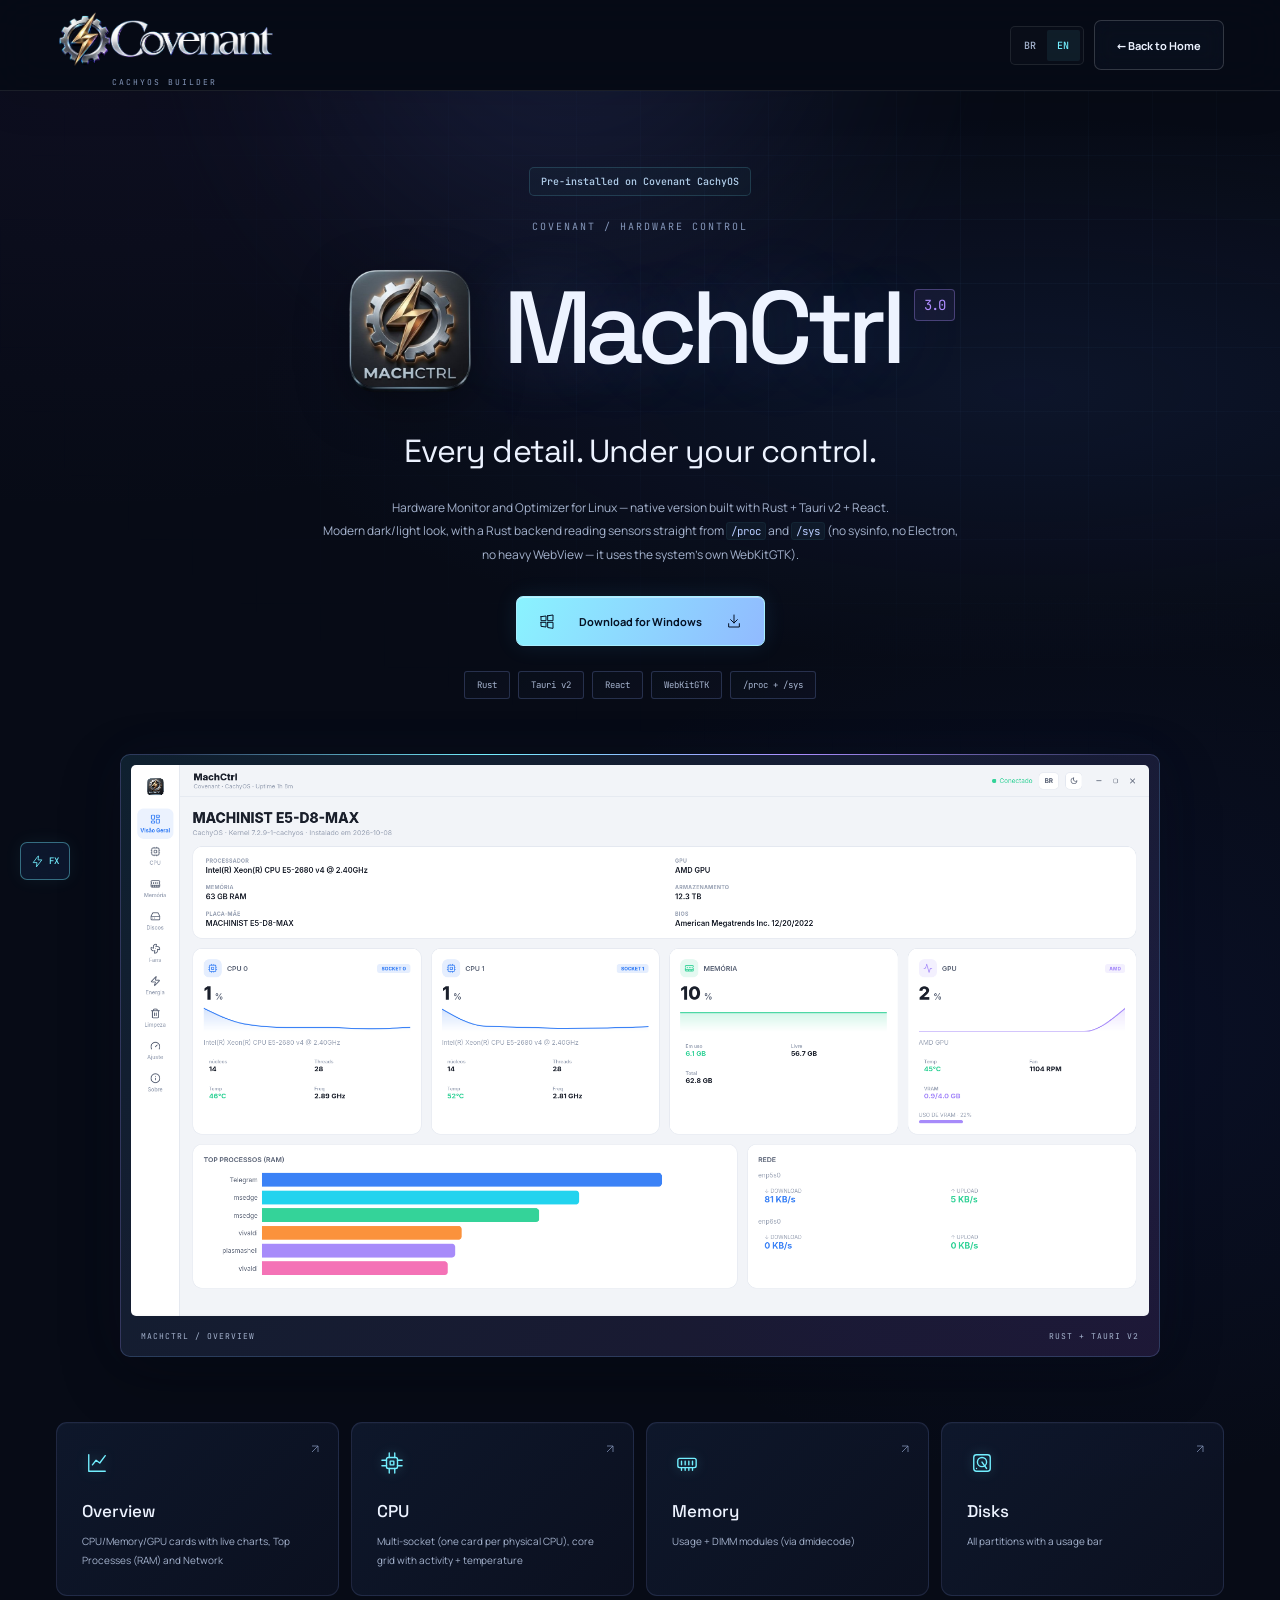
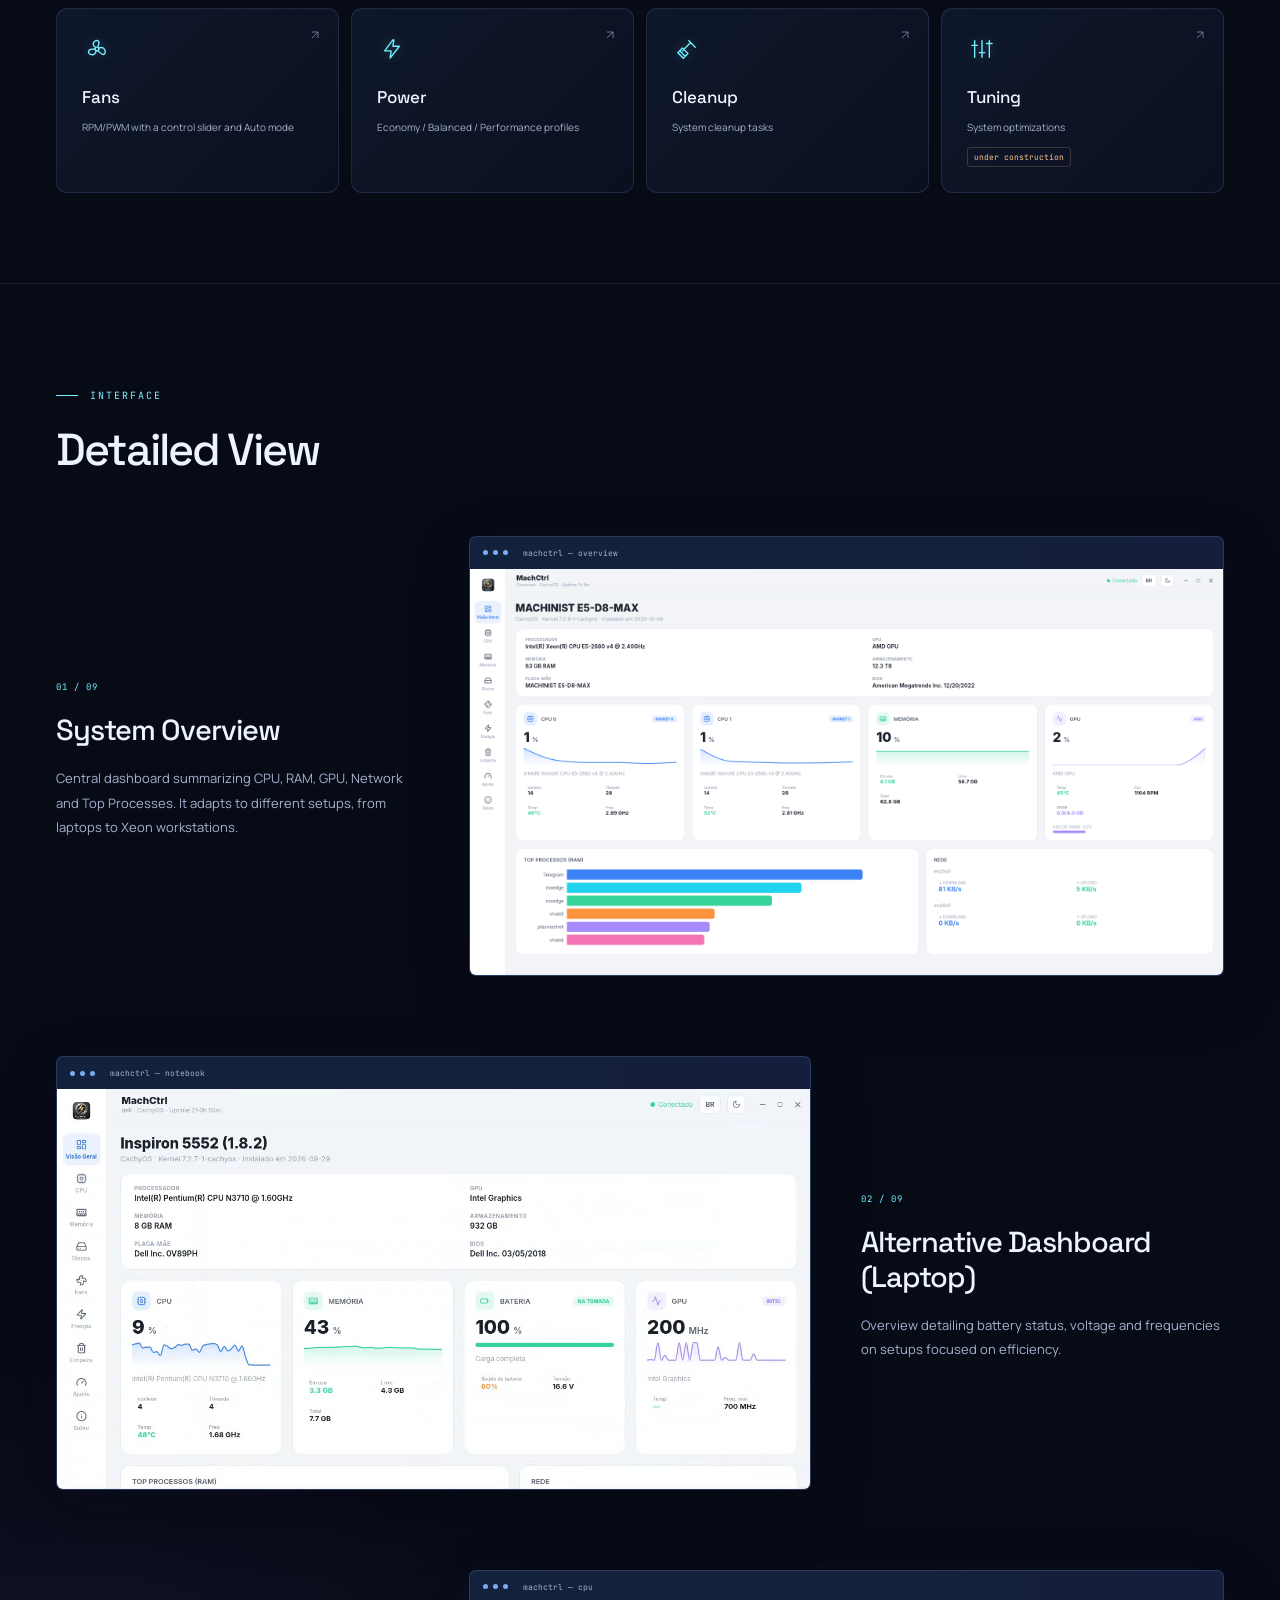
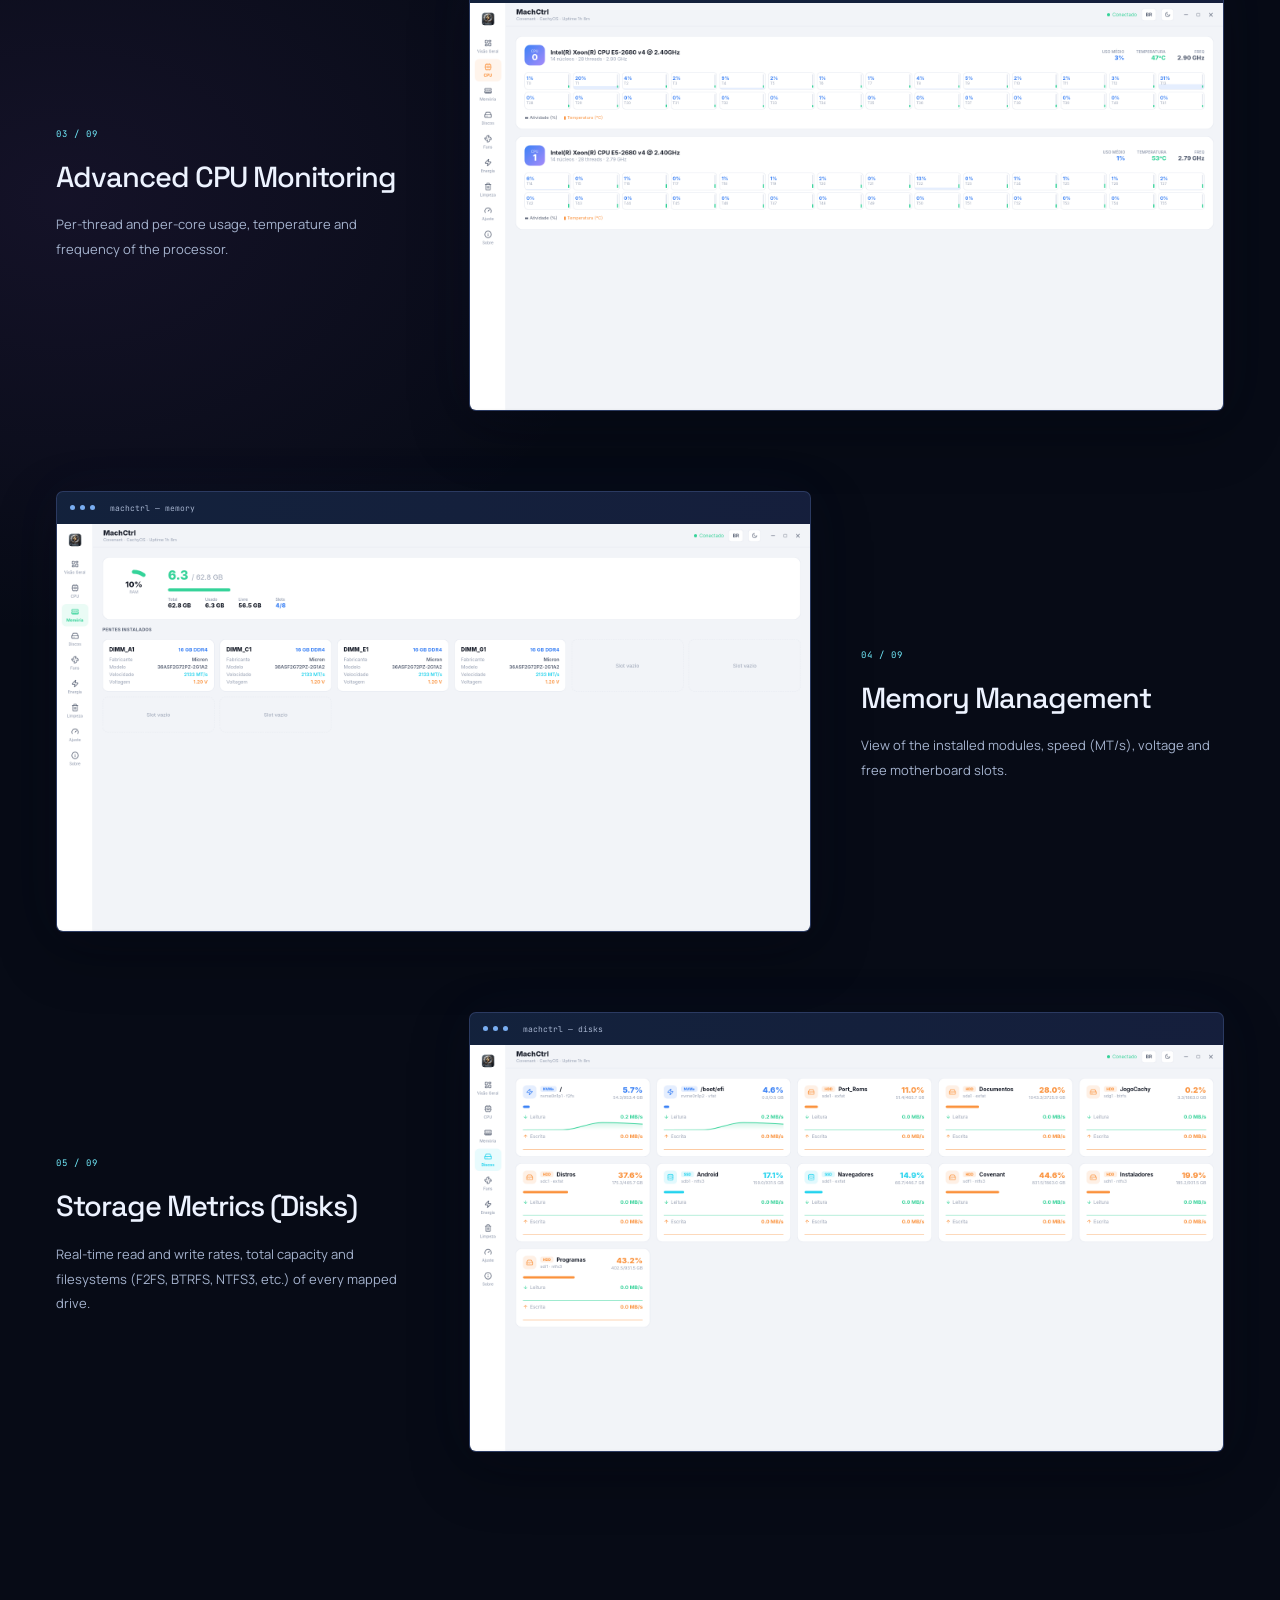
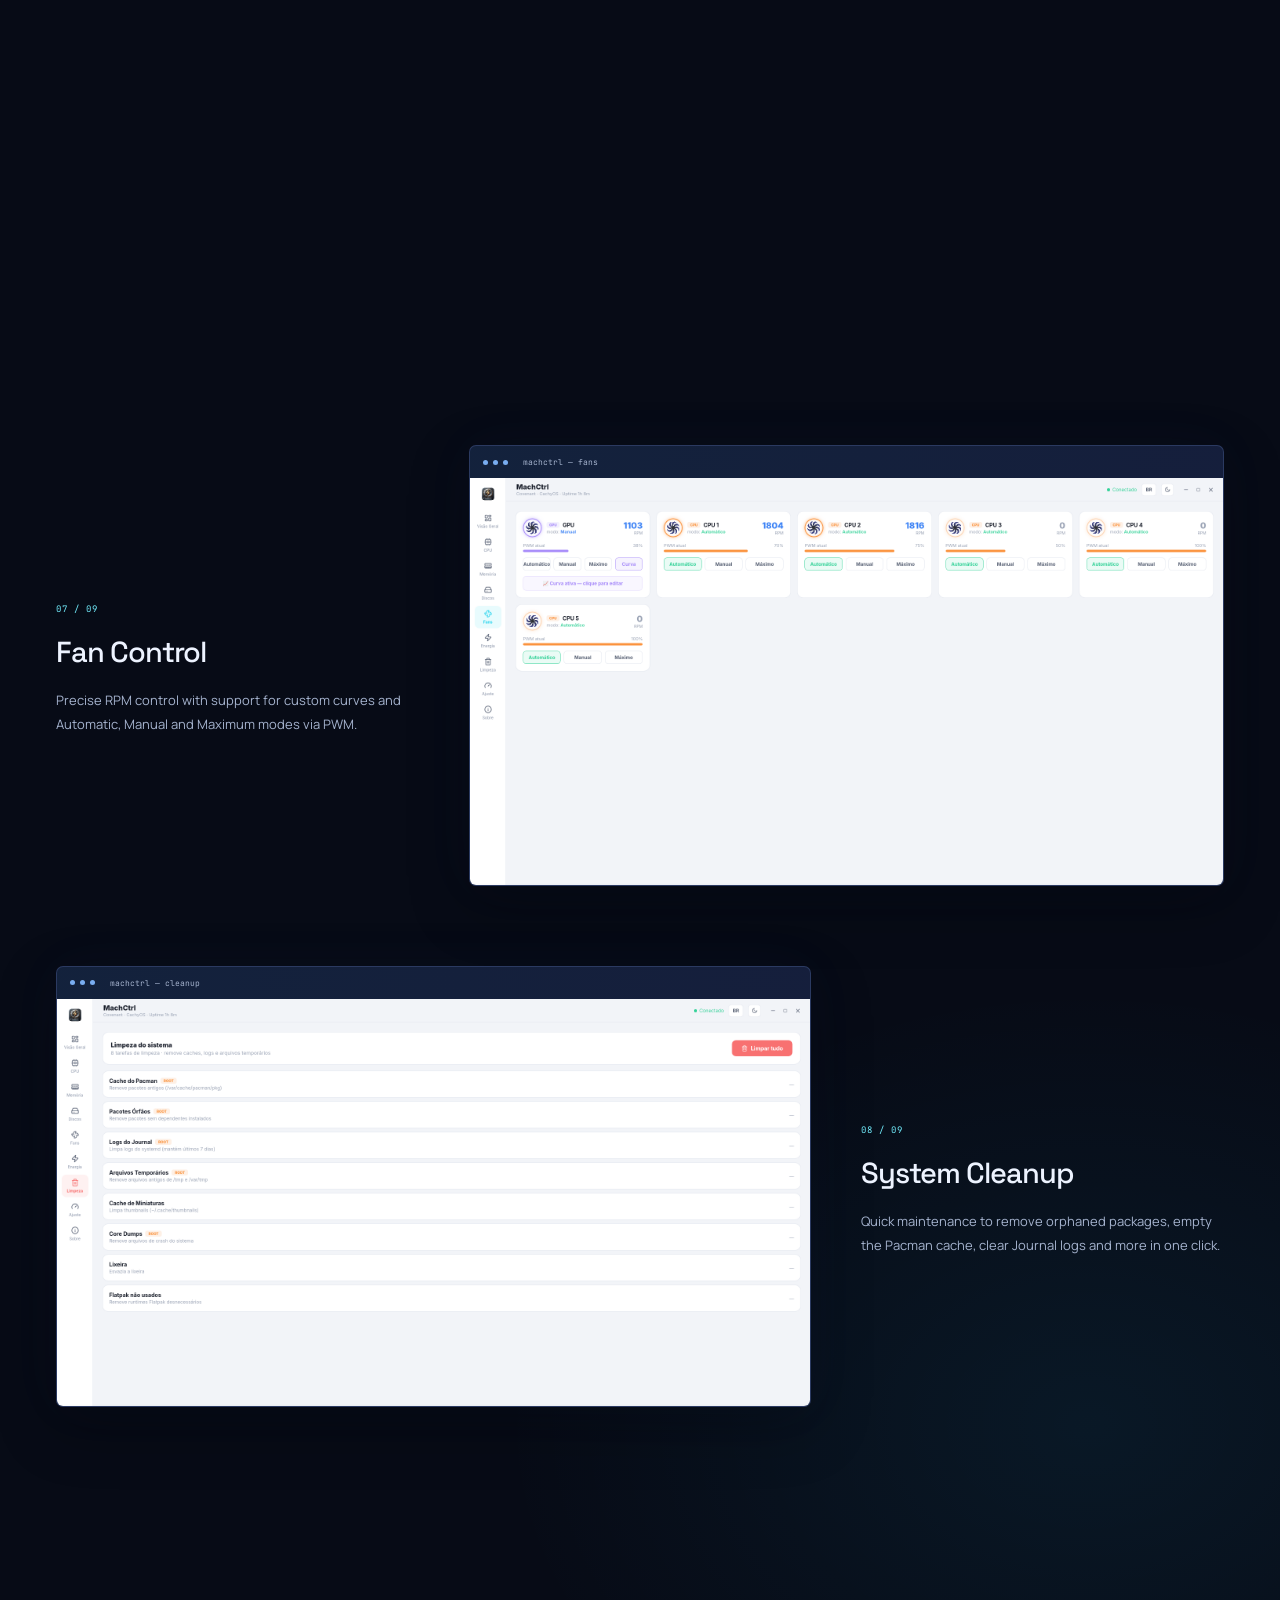
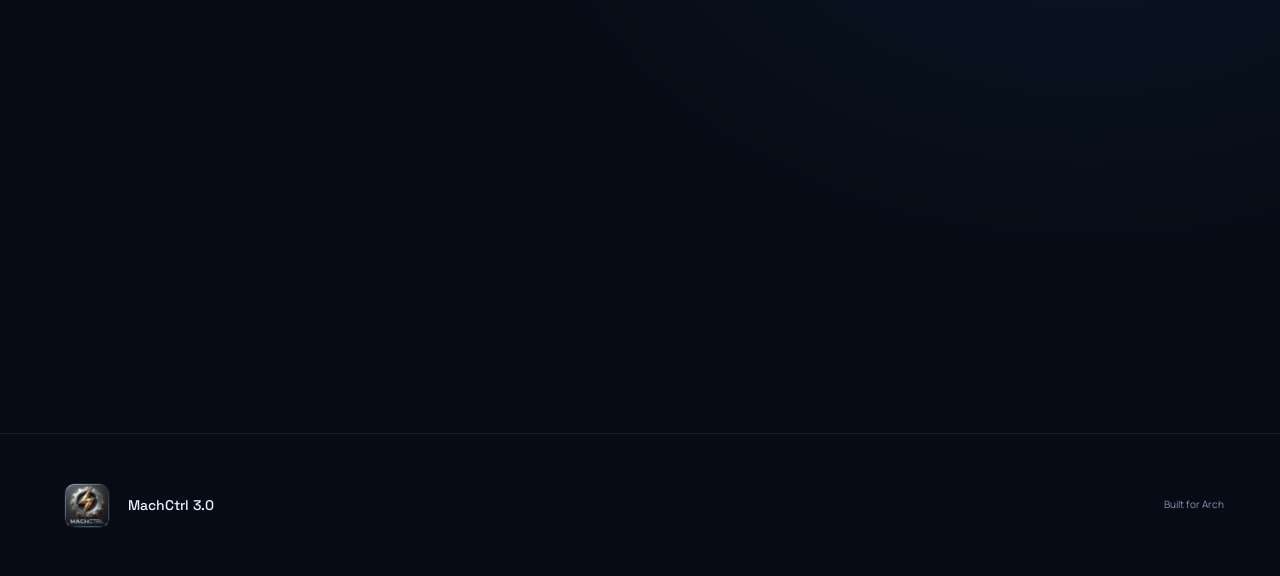
<file: machctrl.html>
<!DOCTYPE html>
<html lang="pt-BR" data-fx="off">
<head>
  <meta charset="UTF-8" />
  <meta name="viewport" content="width=device-width, initial-scale=1.0" />
  <title>MachCtrl - Detalhes e Prints</title>
  <link rel="icon" type="image/png" href="images/favicon.png" />
  <meta name="theme-color" content="#070b16" />
  <link rel="preload" href="fonts/space-grotesk-latin.woff2" as="font" type="font/woff2" crossorigin />
  <link rel="stylesheet" href="design.css" />
</head>
<body class="page-machctrl">
  <div id="scrollBar"></div>

  <a class="skip-link" href="#main-content" data-i18n="d_skip">Pular para o conteúdo</a>
  <nav id="nav">
    <div class="container nav-inner">
      <a href="index.html" class="logo" aria-label="Covenant CachyOS">
        <span class="brand-name"><img src="images/covenant-machctrl-logo.png" alt="Covenant — MachCtrl" class="brand-wordmark" width="2172" height="724" /><span class="brand-sub">CACHYOS BUILDER</span></span>
      </a>
      <div class="nav-right">
        <div id="langSwitch"></div>
        <a data-i18n="m001" href="index.html" class="btn btn-ghost">← Voltar ao Início</a>
      </div>
    </div>
  </nav>

  <main id="main-content">
  <div class="ambient-mesh" aria-hidden="true"><span></span><span></span><span></span></div>
  <header class="hero">
    <div class="container">
      <div data-i18n="m002" class="badge">Pré-instalado na Covenant CachyOS</div>
      <div class="hero-kicker">COVENANT / HARDWARE CONTROL</div>
      <div class="mach-identity"><img class="mach-hero-logo" src="images/favicon.png" alt="Logo MachCtrl" width="500" height="500" fetchpriority="high" /><h1>MachCtrl<span class="version-tag">3.0</span></h1></div>
      <p class="mach-tagline" data-i18n="d_mach_tagline">Cada detalhe. Sob seu controle.</p>
      <p data-i18n="m004" class="lead">
        Monitor e Otimizador de Hardware para Linux — versão nativa com Rust + Tauri v2 + React.<br>
        Visual dark/light moderno, backend Rust lendo os sensores direto de <code>/proc</code> e <code>/sys</code>
        (sem sysinfo, sem Electron, sem WebView pesado — usa o WebKitGTK do próprio sistema).
      </p>
      <div class="mach-download">
        <a id="windows-download" class="btn btn-primary" href="https://drive.google.com/file/d/1x2hFdzlX82MJhsPIFCG_HO-ddGS3Cyxx/view?usp=sharing" target="_blank" rel="noopener noreferrer">
          <svg class="line-icon" viewBox="0 0 24 24" aria-hidden="true"><path d="M3 5.5 10.5 4.5v7H3v-6Zm10-1.3L21 3v8.5h-8V4.2ZM3 14h7.5v7L3 20v-6Zm10 0h8v9l-8-1.2V14Z"/></svg>
          <span data-i18n="m_windows_download">Download para Windows</span>
          <svg class="line-icon" viewBox="0 0 24 24" aria-hidden="true"><path d="M12 3v12m-5-5 5 5 5-5M4 16v5h16v-5"/></svg>
        </a>
      </div>
      <div class="tech-row">
        <span class="tech-chip">Rust</span>
        <span class="tech-chip">Tauri v2</span>
        <span class="tech-chip">React</span>
        <span class="tech-chip">WebKitGTK</span>
        <span class="tech-chip">/proc + /sys</span>
      </div>
    </div>
  </header>

  <div class="container mach-preview"><a href="#g1"><img src="images/Captura_de_tela_20261010_111819.png" alt="Dashboard MachCtrl: CPU, memória, GPU e processos" width="1920" height="1038" fetchpriority="high" /></a><div class="preview-caption"><span>MACHCTRL / OVERVIEW</span><span>RUST + TAURI V2</span></div></div>

  <!-- Recursos -->
  <div class="features">
    <div class="container">
      <div class="feat-grid">
        <a href="#g1" class="feat reveal-up"><span class="feat-ico">🧭</span><h3 data-i18n="m005">Visão Geral</h3><p data-i18n="m006">Cards de CPU/Memória/GPU com gráficos ao vivo, Top Processos (RAM) e Rede</p></a>
        <a href="#g3" class="feat reveal-up delay-1"><span class="feat-ico">🧠</span><h3 data-i18n="m007">CPU</h3><p data-i18n="m008">Multi-socket (um card por CPU física), grid de núcleos com atividade + temperatura</p></a>
        <a href="#g4" class="feat reveal-up delay-2"><span class="feat-ico">🧩</span><h3 data-i18n="m009">Memória</h3><p data-i18n="m010">Uso + pentes DIMM (via dmidecode)</p></a>
        <a href="#g5" class="feat reveal-up delay-3"><span class="feat-ico">💽</span><h3 data-i18n="m011">Discos</h3><p data-i18n="m012">Todas as partições com barra de uso</p></a>
        <a href="#g7" class="feat reveal-up"><span class="feat-ico">🌀</span><h3 data-i18n="m013">Fans</h3><p data-i18n="m014">RPM/PWM com slider de controle e modo Auto</p></a>
        <a href="#g6" class="feat reveal-up delay-1"><span class="feat-ico">🔋</span><h3 data-i18n="m015">Energia</h3><p data-i18n="m016">Perfis Economia / Equilibrado / Desempenho</p></a>
        <a href="#g8" class="feat reveal-up delay-2"><span class="feat-ico">🧹</span><h3 data-i18n="m017">Limpeza</h3><p data-i18n="m018">Tarefas de limpeza do sistema</p></a>
        <a href="#g9" class="feat reveal-up delay-3"><span class="feat-ico">🛠️</span><h3 data-i18n="m019">Ajuste</h3><p data-i18n="m020">Otimizações do sistema</p><span data-i18n="m021" class="soon">em construção</span></a>
      </div>
    </div>
  </div>

  <section>
    <div class="container">
      <div class="section-head">
        <div data-i18n="m022" class="section-label reveal-up">Interface</div>
        <h2 data-i18n="m023" class="section-title reveal-up delay-1">Visão Detalhada</h2>
      </div>

      <div class="gallery-grid">

        <div class="gallery-item" id="g1">
          <div class="g-text reveal-up">
            <span class="g-num">01 / 09</span>
            <h3 data-i18n="m024">Visão Geral do Sistema</h3>
            <p data-i18n="m025">Dashboard central com resumo da CPU, RAM, GPU, Rede e Top Processos. Ajusta-se perfeitamente a diferentes setups, desde notebooks até estações Xeon.</p>
          </div>
          <div class="win reveal-up delay-1" data-title="Visão Geral do Sistema">
            <div data-i18n="m026" class="win-bar"><i></i><i></i><i></i><span class="win-title">machctrl — overview</span></div>
            <div class="win-body"><img src="images/Captura_de_tela_20261010_111819.png" alt="Visão Geral - Xeon" loading="lazy" /></div>
          </div>
        </div>

        <div class="gallery-item" id="g2">
          <div class="g-text reveal-up">
            <span class="g-num">02 / 09</span>
            <h3 data-i18n="m027">Dashboard Alternativo (Notebook)</h3>
            <p data-i18n="m028">Visão geral detalhando o estado da bateria, tensão e frequências de setups mais focados em eficiência.</p>
          </div>
          <div class="win reveal-up delay-1" data-title="Dashboard Alternativo (Notebook)">
            <div data-i18n="m029" class="win-bar"><i></i><i></i><i></i><span class="win-title">machctrl — notebook</span></div>
            <div class="win-body"><img src="images/Captura_de_tela_20261010_111739.png" alt="Visão Geral - Inspiron" loading="lazy" /></div>
          </div>
        </div>

        <div class="gallery-item" id="g3">
          <div class="g-text reveal-up">
            <span class="g-num">03 / 09</span>
            <h3 data-i18n="m030">Monitoramento de CPU Avançado</h3>
            <p data-i18n="m031">Acompanhamento individual de uso, temperatura e frequência de cada thread e núcleo do processador.</p>
          </div>
          <div class="win reveal-up delay-1" data-title="Monitoramento de CPU Avançado">
            <div data-i18n="m032" class="win-bar"><i></i><i></i><i></i><span class="win-title">machctrl — cpu</span></div>
            <div class="win-body"><img src="images/Captura_de_tela_20261010_111829.png" alt="Monitoramento de CPU" loading="lazy" /></div>
          </div>
        </div>

        <div class="gallery-item" id="g4">
          <div class="g-text reveal-up">
            <span class="g-num">04 / 09</span>
            <h3 data-i18n="m033">Gestão de Memória</h3>
            <p data-i18n="m034">Visualização dos pentes instalados, velocidade (MT/s), voltagem e slots disponíveis na placa-mãe.</p>
          </div>
          <div class="win reveal-up delay-1" data-title="Gestão de Memória">
            <div data-i18n="m035" class="win-bar"><i></i><i></i><i></i><span class="win-title">machctrl — memória</span></div>
            <div class="win-body"><img src="images/Captura_de_tela_20261010_111840.png" alt="Gestão de Memória" loading="lazy" /></div>
          </div>
        </div>

        <div class="gallery-item" id="g5">
          <div class="g-text reveal-up">
            <span class="g-num">05 / 09</span>
            <h3 data-i18n="m036">Métricas de Armazenamento (Discos)</h3>
            <p data-i18n="m037">Taxa de leitura e escrita em tempo real, capacidade total e sistemas de arquivos (F2FS, BTRFS, NTFS3, etc.) de todas as unidades mapeadas.</p>
          </div>
          <div class="win reveal-up delay-1" data-title="Métricas de Armazenamento (Discos)">
            <div data-i18n="m038" class="win-bar"><i></i><i></i><i></i><span class="win-title">machctrl — discos</span></div>
            <div class="win-body"><img src="images/Captura_de_tela_20261010_111849.png" alt="Métricas de Discos" loading="lazy" /></div>
          </div>
        </div>

        <div class="gallery-item" id="g6">
          <div class="g-text reveal-up">
            <span class="g-num">06 / 09</span>
            <h3 data-i18n="m039">Perfis de Energia</h3>
            <p data-i18n="m040">Ajuste simplificado para os modos de Desempenho, Equilibrado e Economia de Bateria com detalhamento de saúde das células.</p>
          </div>
          <div class="win reveal-up delay-1" data-title="Perfis de Energia">
            <div data-i18n="m041" class="win-bar"><i></i><i></i><i></i><span class="win-title">machctrl — energia</span></div>
            <div class="win-body"><img src="images/Captura_de_tela_20261010_111756.png" alt="Perfis de Energia" loading="lazy" /></div>
          </div>
        </div>

        <div class="gallery-item" id="g7">
          <div class="g-text reveal-up">
            <span class="g-num">07 / 09</span>
            <h3 data-i18n="m042">Controle de Ventoinhas (Fans)</h3>
            <p data-i18n="m043">Controle preciso de RPM com suporte a curvas customizadas e modos Automático, Manual e Máximo via PWM.</p>
          </div>
          <div class="win reveal-up delay-1" data-title="Controle de Ventoinhas (Fans)">
            <div data-i18n="m044" class="win-bar"><i></i><i></i><i></i><span class="win-title">machctrl — fans</span></div>
            <div class="win-body"><img src="images/Captura_de_tela_20261010_111856.png" alt="Controle de Ventoinhas" loading="lazy" /></div>
          </div>
        </div>

        <div class="gallery-item" id="g8">
          <div class="g-text reveal-up">
            <span class="g-num">08 / 09</span>
            <h3 data-i18n="m045">Limpeza do Sistema</h3>
            <p data-i18n="m046">Manutenção ágil para remover pacotes órfãos, esvaziar cache do Pacman, limpar logs do Journal e muito mais em um clique.</p>
          </div>
          <div class="win reveal-up delay-1" data-title="Limpeza do Sistema">
            <div data-i18n="m047" class="win-bar"><i></i><i></i><i></i><span class="win-title">machctrl — limpeza</span></div>
            <div class="win-body"><img src="images/Captura_de_tela_20261010_111907.png" alt="Limpeza do Sistema" loading="lazy" /></div>
          </div>
        </div>

        <div class="gallery-item" id="g9">
          <div class="g-text reveal-up">
            <span class="g-num">09 / 09</span>
            <h3 data-i18n="m048">Ajustes</h3>
            <p data-i18n="m049">Alguns ajustes para melhor aproveitar seu hardware, rede, discos, serviços e memoria.</p>
          </div>
          <div class="win reveal-up delay-1" data-title="Ajustes">
            <div data-i18n="m050" class="win-bar"><i></i><i></i><i></i><span class="win-title">machctrl — ajustes</span></div>
            <div class="win-body"><img src="images/Captura_de_tela_20261010_111914.png" alt="Ajustes" loading="lazy" /></div>
          </div>
        </div>

      </div>
    </div>
  </section>

  </main>
  <footer>
    <div class="container">
      <a class="footer-brand footer-machctrl" href="machctrl.html"><img src="images/favicon.png" alt="Logo MachCtrl" width="500" height="500" loading="lazy" /><span>MachCtrl 3.0</span></a>
      <span data-i18n="m052">Desenvolvido para Arch</span>
    </div>
  </footer>

  <!-- Lightbox -->
  <div id="lightbox" role="dialog" aria-modal="true" aria-label="Imagem ampliada">
    <button class="lb-btn" id="lbClose" aria-label="Fechar">✕</button>
    <button class="lb-btn" id="lbPrev" aria-label="Anterior">‹</button>
    <img id="lbImg" alt="" />
    <button class="lb-btn" id="lbNext" aria-label="Próxima">›</button>
    <div id="lbCap"></div>
  </div>

  <button id="toTop" aria-label="Voltar ao topo">↑</button>

  <script src="i18n.js"></script>
  <button class="fx-toggle" id="fxToggle" type="button" aria-pressed="false" aria-label="Efeitos visuais" title="Efeitos visuais"><svg viewBox="0 0 24 24" aria-hidden="true"><path d="m13 2-9 12h7l-1 8L20 9h-7l1-7Z"/></svg><span>FX</span></button>
  <script src="site.js"></script>
  <script src="effects.js"></script>
</body>
</html>
</file>
<file: design.css>
/* Covenant — a shared visual system for the builder and MachCtrl.
   Fonts are served locally under the SIL Open Font License (see fonts/). */
@font-face { font-family: 'Manrope'; font-style: normal; font-weight: 200 800; font-display: swap; src: url('fonts/manrope-latin.woff2') format('woff2'); }
@font-face { font-family: 'Space Grotesk'; font-style: normal; font-weight: 300 700; font-display: swap; src: url('fonts/space-grotesk-latin.woff2') format('woff2'); }
@font-face { font-family: 'JetBrains Mono'; font-style: normal; font-weight: 100 800; font-display: swap; src: url('fonts/jetbrains-mono-latin.woff2') format('woff2'); }
:root {
  color-scheme: dark;
  --bg: #070b16;
  --bg-elevated: #10182c;
  --bg-card: #10182b;
  --bg-card-hover: #17223b;
  --text: #edf3ff;
  --text-muted: #a5b3ce;
  --text-dim: #8496b9;
  --border: #ffffff16;
  --border-strong: #ffffff2b;
  --accent: #73efff;
  --accent-2: #73efff;
  --accent-soft: #73efff10;
  --cyan: #b49aff;
  --green: #73efff;
  --red: #ff9bc9;
  --orange: #ffc58a;
  --font: 'Manrope', system-ui, -apple-system, sans-serif;
  --display: 'Space Grotesk', var(--font);
  --mono: 'JetBrains Mono', ui-monospace, monospace;
  --ease: cubic-bezier(.2,.7,.2,1);
}
*, *::before, *::after { box-sizing: border-box; }
* { margin: 0; padding: 0; }
[hidden] { display: none !important; }
html { scroll-behavior: smooth; scroll-padding-top: 110px; scrollbar-color: #3a5a88 var(--bg); }
body { background: var(--bg); color: var(--text); font: 400 15px/1.7 var(--font); -webkit-font-smoothing: antialiased; }
::selection { background: var(--accent); color: var(--bg); }
a { color: inherit; }
button { font: inherit; cursor: pointer; }
button, a { -webkit-tap-highlight-color: transparent; }
button:focus-visible, a:focus-visible, [tabindex]:focus-visible { outline: 2px solid var(--accent); outline-offset: 6px; }
img { max-width: 100%; height: auto; }
.container { width: min(1280px, calc(100% - 112px)); margin-inline: auto; }
.skip-link { position: fixed; top: -100px; left: 20px; z-index: 500; padding: 12px 22px; background: var(--accent); color: var(--bg); border-radius: 6px; }
.skip-link:focus { top: 14px; }
#scrollBar { position: fixed; inset: 0 0 auto; height: 2px; background: var(--accent); z-index: 400; transform: scaleX(0); transform-origin: left; }
nav { position: sticky; top: 0; z-index: 200; background: #070b16ed; backdrop-filter: blur(20px); border-bottom: 1px solid var(--border); }
.nav-inner { height: 90px; display: flex; align-items: center; justify-content: space-between; gap: 25px; }
.logo { display: inline-flex; align-items: center; gap: 12px; text-decoration: none; flex-shrink: 0; }
.brand-name { display: block; width: 220px; line-height: 1; }
.brand-wordmark { display: block; width: 100%; height: auto; }
.brand-sub { display: block; font-family: var(--mono); font-size: 8px; color: var(--text-dim); letter-spacing: 2px; margin-top: 1px; padding-left: 56px; }
.nav-links { display: flex; list-style: none; align-items: center; gap: 24px; }
.nav-links a { color: var(--text-muted); font-size: 12px; font-weight: 600; text-decoration: none; transition: color .2s; }
.nav-links a:hover, .nav-links a.active { color: var(--accent); }
.nav-right { display: flex; gap: 18px; align-items: center; }
.nav-toggle { display: none; width: 42px; height: 42px; background: none; color: var(--text); border: 1px solid var(--border-strong); border-radius: 5px; }
/* Higher specificity keeps the language switch consistent with the shared theme. */
#langSwitch .lang { background: #ffffff04; border: 1px solid var(--border); border-radius: 5px; padding: 3px; backdrop-filter: none; }
#langSwitch .lang button { padding: 9px 10px; font: 500 10px var(--mono); border-radius: 3px; letter-spacing: .05em; color: var(--text-muted); }
#langSwitch .lang button[aria-pressed=true] { color: var(--accent); }
#langSwitch .lang-glider { border-radius: 2px; background: #73efff12; box-shadow: none; }
.hero { position: relative; overflow: hidden; padding: 64px 0 0; }
.hero-layout { display: grid; grid-template-columns: 1.1fr 1fr; gap: 20px; align-items: center; }
.hero-copy { position: relative; z-index: 2; padding-bottom: 40px; }
.hero-kicker { display: flex; align-items: center; gap: 12px; color: var(--text-dim); font: 400 10px var(--mono); letter-spacing: 2px; margin-bottom: 26px; }
.kicker-line { height: 1px; width: 29px; background: var(--accent); }
.badge { display: inline-flex; align-items: center; gap: 8px; color: var(--text-muted); font: 500 10px var(--mono); margin-bottom: 24px; }
.badge-dot, .micro-dot { display: inline-block; width: 5px; height: 5px; background: var(--accent); border-radius: 50%; flex-shrink: 0; }
.hero h1 { font: 500 clamp(54px, 5.9vw, 86px)/1.035 var(--display); letter-spacing: -.065em; margin-bottom: 30px; }
.hero h1 span { color: var(--accent); }
.hero .lead { font-size: 13px; line-height: 1.95; color: var(--text-muted); max-width: 430px; margin-bottom: 30px; }
.hero .lead strong { font-weight: 500; }
.hero-actions { display: flex; gap: 12px; flex-wrap: wrap; }
.btn { display: inline-flex; align-items: center; justify-content: center; gap: 24px; min-height: 50px; padding: 13px 22px; border-radius: 5px; border: 1px solid transparent; font: 700 11px var(--font); text-decoration: none; transition: background .2s, border-color .2s, transform .2s; }
.btn:hover { transform: translateY(-2px); }
.btn-primary { color: #06182d; background: var(--accent); }
.btn-primary:hover { background: #b2f6ff; box-shadow: 0 6px 24px #73efff14; }
.btn-primary span, .btn-ghost span { font: 400 19px var(--font); }
.hero-actions .btn .line-icon { width: 15px; height: 15px; }
.btn-ghost { border-color: var(--border-strong); background: transparent; color: var(--text); }
.btn-ghost:hover { background: #ffffff08; border-color: var(--text-dim); }
.hero-footnote { margin-top: 25px; display: flex; align-items: center; gap: 8px; color: var(--text-dim); font-size: 10px; }
.hero-footnote .micro-dot { background: var(--text-dim); width: 3px; height: 3px; }
.hero-bottom { display: flex; align-items: center; justify-content: space-between; margin-top: 44px; padding-block: 25px; border-top: 1px solid var(--border); font-size: 10px; color: var(--text-dim); }
.hero-bottom > a { font-size: 23px; color: var(--text); text-decoration: none; transition: transform .2s; }
.hero-bottom > a:hover { transform: translateY(4px); }
.hero-platforms { font: 400 10px var(--mono); letter-spacing: 1.5px; }
.hero-platforms span { color: var(--accent); padding: 0 16px; }
/* A layered, isometric system core, drawn entirely with CSS. */
.hero-art { position: relative; min-width: 0; align-self: stretch; display: flex; flex-direction: column; justify-content: center; }
.hero-art::before { content: ''; position: absolute; inset: 0 -60px; background: radial-gradient(ellipse at 50% 48%, #73b6ff12, transparent 64%); pointer-events: none; }
.art-meta, .art-bottom { display: flex; justify-content: space-between; align-items: center; font: 400 8px var(--mono); color: var(--text-dim); letter-spacing: 1px; padding: 0 30px; }
.art-meta { margin-top: 30px; }
.core-scene { position: relative; width: 100%; aspect-ratio: 1.12; max-height: 470px; }
.orbit { position: absolute; border: 1px solid #73efff14; border-radius: 50%; top: 50%; left: 50%; transform: translate(-50%, -50%) rotate(-25deg); }
.orbit-outer { width: 94%; aspect-ratio: 1; border-style: dashed; }
.orbit-inner { width: 77%; aspect-ratio: 1; border-color: #73efff20; }
.orbit-inner::after { content: ''; position: absolute; width: 6px; height: 6px; background: var(--accent); border-radius: 50%; top: 14%; right: 14%; box-shadow: 0 0 18px #73efff77; }
.orbit-cross { position: absolute; top: 50%; left: 50%; background: #73efff0b; }
.cross-one { width: 110%; height: 1px; transform: translate(-50%, -50%) rotate(-30deg); }
.cross-two { width: 1px; height: 110%; transform: translate(-50%, -50%) rotate(-30deg); }
.core-stack { position: absolute; width: 240px; height: 240px; left: 50%; top: 47%; transform: translate(-50%, -50%); animation: core-float 8s ease-in-out infinite; }
.core-layer { position: absolute; inset: 0; transform: rotateX(55deg) rotateZ(-42deg); border-radius: 34px; border: 1px solid #73efff55; }
.layer-bottom { top: 88px; bottom: -88px; background: linear-gradient(135deg, #213f70, #0c1936); box-shadow: -10px 14px 0 #060b1c, -11px 15px 0 #5c6cf066, -24px 38px 60px #0009; }
.layer-middle { top: 43px; bottom: -43px; background: linear-gradient(130deg, #727de388, #102444cc); box-shadow: -5px 9px 0 #1a2358; }
.layer-top { display: grid; place-items: center; background: linear-gradient(130deg, #9befff, #577fe5 53%, #434080); border: 1px solid #cefbff; box-shadow: inset 0 0 0 10px #172d610d, inset 0 0 0 11px #e4c8ff33, -3px 6px 0 #4874bf, -5px 9px 0 #2b286d, 0 0 55px #6fd7ff22; }
.layer-top::before, .layer-top::after { content: ''; position: absolute; inset: 24px; border: 1px solid #285ac544; border-radius: 20px; }
.layer-top::after { inset: 31px; border-style: dashed; opacity: .45; }
.art-tag { position: absolute; display: flex; gap: 9px; align-items: center; padding: 9px 12px; border: 1px solid var(--border-strong); background: #10172eed; border-radius: 4px; font: 400 8px var(--mono); letter-spacing: .4px; box-shadow: 0 8px 20px #0003; }
.tag-top { top: 16%; left: 4%; }
.tag-bottom { right: 0; bottom: 15%; }
.tag-bottom span { color: var(--accent); font-size: 18px; margin-left: 15px; }
.coordinate { position: absolute; font: 400 7px var(--mono); color: #8b9dbf; letter-spacing: 1px; }
.coord-left { bottom: 24%; left: 0; }
.coord-right { top: 29%; right: 0; }
.art-bottom { margin-bottom: 35px; }
.signal { display: flex; align-items: end; gap: 3px; height: 14px; }
.signal i { width: 2px; background: #73efff77; height: 5px; }
.signal i:nth-child(3n) { height: 14px; }
.signal i:nth-child(2n) { height: 9px; }
@keyframes core-float { 0%,100% { transform: translate(-50%, -50%); } 50% { transform: translate(-50%, calc(-50% - 10px)); } }
/* Compact editorial statistics. */
.stats { background: #73efff04; border-block: 1px solid var(--border); }
.stats-grid { display: grid; grid-template-columns: repeat(4, minmax(0, 1fr)); }
.stat { padding: 36px 26px; border-right: 1px solid var(--border); }
.stat:first-child { border-left: 1px solid var(--border); }
.stat-num { font: 400 40px/1.2 var(--display); letter-spacing: -2px; margin-bottom: 8px; }
.stat-label { font-size: 10px; color: var(--text-muted); }
section { padding: 105px 0; border-bottom: 1px solid var(--border); }
.section-label { display: flex; align-items: center; gap: 12px; font: 400 10px var(--mono); text-transform: uppercase; letter-spacing: 2px; color: var(--accent); margin-bottom: 22px; }
.section-label::before { content: ''; width: 22px; height: 1px; background: var(--accent); }
.section-label[data-section]::before { content: attr(data-section); width: auto; height: auto; background: none; font-size: 10px; color: var(--text-dim); border: 1px solid var(--border-strong); padding: 4px 7px; letter-spacing: 0; }
.section-title { font: 500 clamp(30px, 3.5vw, 48px)/1.15 var(--display); letter-spacing: -.045em; margin-bottom: 20px; }
.section-desc { color: var(--text-muted); font-size: 13px; max-width: 580px; line-height: 1.9; margin-bottom: 40px; }
.showcase { background: #0c1325; }
.showcase-layout { display: grid; grid-template-columns: .85fr 1.15fr; gap: 70px; align-items: center; }
.showcase .section-title { font-size: clamp(30px, 3vw, 40px); }
.showcase .section-desc { margin-bottom: 30px; }
.film-caption { display: inline-flex; align-items: center; gap: 9px; color: var(--text-dim); font: 400 8px var(--mono); letter-spacing: 1px; }
.hero-video-wrap { border: 1px solid var(--border-strong); padding: 5px; background: #050919; border-radius: 8px; box-shadow: 0 20px 50px #0003; overflow: hidden; }
.video-toolbar { display: flex; justify-content: space-between; padding: 11px 12px 15px; font: 400 8px var(--mono); color: var(--text-dim); letter-spacing: 1px; }
.hero-video { aspect-ratio: 16/9; background: #0c1325; border-radius: 3px; overflow: hidden; }
.hero-video iframe { width: 100%; height: 100%; border: 0; }
.video-poster { height: 100%; position: relative; display: flex; align-items: center; justify-content: center; flex-direction: column; text-decoration: none; background: #0f1933; overflow: hidden; }
.poster-backdrop { position: absolute; inset: 0; width: 100%; height: 100%; object-fit: cover; filter: grayscale(1); opacity: .07; transition: opacity .4s, transform .6s var(--ease); }
.video-poster:hover .poster-backdrop { opacity: .12; transform: scale(1.03); }
.play-ring { display: grid; place-items: center; width: 54px; height: 54px; border: 1px solid #73efff88; border-radius: 50%; margin-bottom: 20px; background: #73efff0a; position: relative; transition: background .2s; }
.play-ring svg { width: 21px; height: 21px; fill: var(--accent); margin-left: -2px; }
.video-poster:hover .play-ring { background: #73efff22; }
.poster-title { font: 500 clamp(25px, 3vw, 42px)/1 var(--display); letter-spacing: -2px; position: relative; text-align: center; }
.poster-title span { display: block; font: 400 8px var(--mono); letter-spacing: 4px; color: var(--accent); margin-top: 12px; }
.poster-caption { position: absolute; bottom: 20px; color: var(--text-muted); font-size: 9px; }
.grid { display: grid; gap: 20px; }
.grid-2 { grid-template-columns: repeat(2, minmax(0,1fr)); }
.grid-3 { grid-template-columns: repeat(3, minmax(0,1fr)); }
.card { position: relative; padding: 32px; border: 1px solid var(--border); background: var(--bg-card); border-radius: 8px; transition: border-color .25s, background .25s; min-width: 0; }
.card:hover { border-color: #73efff40; background: var(--bg-card-hover); }
.card h3 { font: 500 20px/1.4 var(--display); letter-spacing: -.5px; margin-bottom: 12px; }
.card p { font-size: 12px; color: var(--text-muted); line-height: 1.9; overflow-wrap: anywhere; }
.card-icon { display: grid; place-items: center; width: 40px; height: 40px; border: 1px solid #73efff22; border-radius: 7px; font-size: 17px; margin-bottom: 25px; color: var(--accent); background: var(--accent-soft); }
.product-card { overflow: hidden; }
.code-label { color: var(--text-muted); text-transform: uppercase; letter-spacing: 1.3px; font: 400 9px var(--mono); margin-bottom: 12px; }
.docs-checksum { margin-bottom: 28px; }
.docs-audit { margin-top: 28px; }
.docs-checksum .code-label, .docs-audit .code-label { line-height: 1.8; }
.docs-packages > strong { display: block; margin-bottom: 8px; }
.code-block { position: relative; border: 1px solid var(--border); border-radius: 6px; background: #060c1b; overflow: hidden; }
.code-head { display: flex; align-items: center; gap: 5px; padding: 12px 18px; border-bottom: 1px solid var(--border); background: #ffffff02; }
.code-head::after { content: 'terminal'; margin-left: auto; font: 400 8px var(--mono); color: var(--text-dim); }
.code-head i { width: 5px; height: 5px; border-radius: 50%; background: #435b85; }
.code-head i:first-child { background: #73efff; }
.code-body { padding: 24px; padding-right: 85px; overflow-x: auto; font: 400 12px/1.8 var(--mono); }
.code-body code { white-space: pre; }
.code-cmd { color: var(--accent); }
.code-cmd::before { content: '$ '; color: var(--text-dim); }
.code-flag { color: #ffbcdf; }
.code-path { color: #87d9ff; }
.copy-btn { position: absolute; right: 12px; top: 49px; border: 1px solid var(--border-strong); background: #16233f; color: var(--text-muted); padding: 6px 10px; font-size: 9px; border-radius: 3px; }
.copy-btn:hover, .copy-btn.ok { color: var(--accent); border-color: #73efff55; }
.note { margin-top: 28px; padding: 22px 26px; border: 1px solid #73efff19; border-left: 2px solid #73efff88; border-radius: 0 6px 6px 0; background: #73efff06; color: var(--text-muted); font-size: 12px; line-height: 1.9; }
.note strong { color: var(--text); }
#build { background: #0b1122; }
.steps { display: grid; grid-template-columns: repeat(3, minmax(0,1fr)); gap: 1px; border: 1px solid var(--border); background: var(--border); border-radius: 8px; overflow: hidden; }
.steps-fill { display: none; }
.step { display: flex; flex-direction: column; gap: 32px; padding: 30px; background: #0b1122; transition: background .25s; }
.step:hover { background: #101b36; }
.step-num { font: 400 12px var(--mono); color: var(--accent); }
.step-num::before { content: '0'; }
.step h4 { font: 500 18px/1.4 var(--display); letter-spacing: -.5px; margin-bottom: 10px; }
.step p { color: var(--text-muted); font-size: 11px; line-height: 1.9; overflow-wrap: anywhere; }
.step code, p code, .section-desc code, .opt-list code { font: 400 .9em/1.7 var(--mono); background: #73efff0c; border: 1px solid #73efff0c; border-radius: 3px; padding: 1px 4px; color: #b8ccff; overflow-wrap: anywhere; }
.opt-tabs { display: flex; flex-wrap: wrap; gap: 5px; border-bottom: 1px solid var(--border); padding-bottom: 16px; margin-bottom: 28px; }
.opt-tab { border: 1px solid transparent; padding: 11px 17px; border-radius: 4px; color: var(--text-muted); background: transparent; font-size: 11px; transition: color .2s, background .2s; }
.opt-tab:hover { color: var(--text); background: #ffffff06; }
.opt-tab.active { background: var(--accent); color: #0b1b36; font-weight: 700; }
.opt-panel { display: block; margin-bottom: 20px; }
.tabs-ready ~ .opt-panel { display: none; }
.tabs-ready ~ .opt-panel.active { display: block; }
.opt-list { list-style: none; border: 1px solid var(--border); border-radius: 6px; overflow: hidden; }
.opt-list li { display: flex; align-items: baseline; gap: 20px; padding: 20px 24px; color: var(--text-muted); font-size: 12px; line-height: 2; border-bottom: 1px solid var(--border); overflow-wrap: anywhere; }
.opt-list li:last-child { border: 0; }
.opt-list li::before { content: ''; flex-shrink: 0; }
.opt-list strong { color: var(--text); font-weight: 600; }
.status-box { position: relative; border: 1px solid #73efff33; border-radius: 8px; padding: 56px; background: radial-gradient(ellipse at right bottom, #73efff10, transparent 75%), #10172e; }
.status-box::before { content: 'COVENANT / ALWAYS EVOLVING'; display: block; margin-bottom: 20px; color: var(--accent); font: 400 9px var(--mono); letter-spacing: 1.5px; }
.status-box h3 { font: 500 30px/1.25 var(--display); letter-spacing: -1px; margin-bottom: 18px; }
.status-box p { max-width: 720px; color: var(--text-muted); font-size: 12px; line-height: 2; }
footer { padding: 40px 0; color: var(--text-dim); font-size: 10px; }
footer .container { display: flex; align-items: center; justify-content: space-between; gap: 20px; }
footer br { display: none; }
.foot-brand { font: 500 14px var(--display); color: var(--text); }
#toTop { position: fixed; right: 24px; bottom: 24px; z-index: 190; width: 43px; height: 43px; border: 1px solid var(--border-strong); border-radius: 5px; background: #15213eed; color: var(--accent); opacity: 0; visibility: hidden; transform: translateY(10px); transition: opacity .2s, transform .2s; }
#toTop.show { opacity: 1; visibility: visible; transform: none; }
/* Content is visible without JavaScript; only opt into reveals once initialized. */
.motion-ready .reveal-up { opacity: 0; transform: translateY(16px); transition: opacity .6s var(--ease), transform .6s var(--ease); }
.motion-ready .reveal-up.visible { opacity: 1; transform: none; }
.motion-ready .delay-1 { transition-delay: 50ms; }
.motion-ready .delay-2 { transition-delay: 100ms; }
.motion-ready .delay-3 { transition-delay: 150ms; }
/* MachCtrl — the same identity, with the actual product in focus. */
.page-machctrl .hero { text-align: center; padding: 76px 0 55px; }
.page-machctrl .hero-kicker { justify-content: center; margin: 0 0 20px; }
.page-machctrl .hero h1 { font-size: clamp(60px, 8vw, 110px); margin-bottom: 14px; }
.version-tag { font: 400 14px var(--mono); letter-spacing: -1px; vertical-align: top; display: inline-block; padding: 6px 9px; border: 1px solid #73efff40; background: var(--accent-soft); border-radius: 4px; margin: 14px 0 0 14px; }
.mach-tagline { font: 400 clamp(22px, 3vw, 32px) var(--display); letter-spacing: -.8px; margin-bottom: 25px; }
.page-machctrl .hero .lead { margin-inline: auto; max-width: 640px; font-size: 12px; }
.mach-download { display: flex; justify-content: center; margin-bottom: 25px; }
.mach-download .btn span { font: inherit; }
.mach-download .line-icon { width: 16px; height: 16px; }
.tech-row { display: flex; flex-wrap: wrap; gap: 8px; justify-content: center; }
.tech-chip { font: 400 9px var(--mono); color: var(--text-muted); border: 1px solid var(--border-strong); border-radius: 3px; padding: 7px 12px; }
.mach-preview { max-width: 1040px; padding: 10px 10px 0; background: #142345; border: 1px solid #73efff33; border-radius: 10px; box-shadow: 0 35px 100px #0005; }
.mach-preview img { display: block; border-radius: 5px; }
.preview-caption { display: flex; justify-content: space-between; padding: 15px 10px; font: 400 8px var(--mono); color: var(--text-muted); letter-spacing: 1px; }
.features { padding: 65px 0 90px; }
.feat-grid { display: grid; grid-template-columns: repeat(4, minmax(0,1fr)); gap: 12px; }
.feat { padding: 25px; position: relative; border: 1px solid var(--border); border-radius: 6px; text-decoration: none; transition: border-color .2s, background .2s; }
.feat:hover { border-color: #73efff55; background: var(--bg-card); }
.feat::after { content: ''; position: absolute; right: 17px; top: 20px; }
.feat::after, .opt-list li::before { width: 12px; height: 12px; background: var(--accent); mask: url("data:image/svg+xml,%3Csvg xmlns='http://www.w3.org/2000/svg' viewBox='0 0 24 24' fill='none' stroke='black' stroke-width='1.5'%3E%3Cpath d='M6 18 18 6M6 6h12v12'/%3E%3C/svg%3E") center/contain no-repeat; }
.feat::after { background: var(--text-dim); }
.feat-ico { display: grid; place-items: center; margin-bottom: 22px; color: var(--accent); width: 30px; height: 30px; }
.feat h3 { font: 500 17px var(--display); margin-bottom: 10px; }
.feat p { font-size: 10px; line-height: 1.9; color: var(--text-muted); }
.soon { display: inline-block; color: var(--orange); font: 400 8px var(--mono); border: 1px solid #ffc58a33; border-radius: 3px; padding: 4px 6px; margin-top: 10px; }
.page-machctrl section { border-top: 1px solid var(--border); }
.section-head { margin-bottom: 60px; }
.gallery-grid { display: grid; gap: 80px; }
.gallery-item { display: grid; grid-template-columns: .65fr 1.35fr; gap: 50px; align-items: center; scroll-margin-top: 120px; }
.gallery-item:nth-child(even) { grid-template-columns: 1.35fr .65fr; }
.gallery-item:nth-child(even) .g-text { order: 2; }
.g-num { display: inline-block; font: 400 9px var(--mono); letter-spacing: 1px; color: var(--accent); margin-bottom: 20px; }
.g-text h3 { font: 500 29px/1.2 var(--display); letter-spacing: -1px; margin-bottom: 18px; }
.g-text p { color: var(--text-muted); font-size: 12px; line-height: 1.9; }
.win { border: 1px solid var(--border-strong); border-radius: 7px; overflow: hidden; background: #101b36; cursor: zoom-in; transition: border-color .2s, box-shadow .2s; }
.win:hover { border-color: #73efff66; box-shadow: 0 15px 40px #0004; }
.win-bar { display: flex; gap: 5px; align-items: center; padding: 11px 13px; }
.win-bar i { height: 5px; width: 5px; background: #79adf1; border-radius: 50%; }
.win-title { color: var(--text-muted); font: 400 8px var(--mono); margin-left: 10px; }
.win-body img { display: block; width: 100%; }
#lightbox { display: none; position: fixed; inset: 0; z-index: 450; padding: 70px 80px; background: #040815f5; backdrop-filter: blur(15px); align-items: center; justify-content: center; }
#lightbox.open { display: flex; }
#lbImg { max-width: 100%; max-height: calc(100dvh - 180px); object-fit: contain; border-radius: 4px; }
.lb-btn { position: absolute; width: 44px; height: 44px; border: 1px solid var(--border-strong); background: #142345; color: var(--text); border-radius: 5px; font-size: 23px; }
#lbClose { top: 20px; right: 20px; font-size: 18px; }
#lbPrev { left: 20px; top: calc(50% - 22px); }
#lbNext { right: 20px; top: calc(50% - 22px); }
#lbCap { position: absolute; bottom: 25px; left: 25px; right: 25px; text-align: center; font-size: 12px; color: var(--text-muted); }
.line-icon { width: 22px; height: 22px; stroke: currentColor; fill: none; stroke-width: 1.5; stroke-linecap: round; stroke-linejoin: round; }
/* Holographic surfaces, light paths and restrained pointer-driven effects. */
:root { --violet: #ae8dff; --pink: #f391d6; --light-x: 50%; --light-y: 50%; }
main { position: relative; isolation: isolate; }
.ambient-mesh { position: absolute; inset: 0; z-index: -1; overflow: hidden; pointer-events: none; }
.ambient-mesh span { position: absolute; width: 100%; height: 950px; background: radial-gradient(ellipse at center, #2440c618, transparent 67%); }
.ambient-mesh span:nth-child(1) { top: 7%; left: 35%; }
.ambient-mesh span:nth-child(2) { top: 42%; left: -45%; background: radial-gradient(ellipse at center, #8b51c61a, transparent 65%); }
.ambient-mesh span:nth-child(3) { bottom: 2%; right: -35%; background: radial-gradient(ellipse at center, #25c8ff12, transparent 65%); }
nav { background: #070b16d9; box-shadow: 0 10px 40px #0000001a; }
.nav-links a { position: relative; }
.nav-links a::after { content: ''; position: absolute; left: 0; right: 0; bottom: -10px; height: 1px; background: linear-gradient(90deg,var(--accent),var(--violet)); transform: scaleX(0); transform-origin: left; transition: transform .25s var(--ease); }
.nav-links a:hover::after, .nav-links a.active::after { transform: scaleX(1); }
#scrollBar { background: linear-gradient(90deg,var(--accent),#8297ff,var(--pink)); box-shadow: 0 0 15px #73efff88; }
.hero { background: radial-gradient(ellipse at 80% 45%,#3150a824,transparent 53%),radial-gradient(ellipse at 7% 0%,#51318516,transparent 45%); }
.hero::before { content: ''; position: absolute; inset: 0; background-image: linear-gradient(#73b4ff0a 1px,transparent 1px),linear-gradient(90deg,#73b4ff0a 1px,transparent 1px); background-size: 64px 64px; mask-image: radial-gradient(ellipse at 75% 30%,#000,transparent 75%); pointer-events: none; }
.hero::after { content: ''; position: absolute; width: 500px; height: 500px; border-radius: 50%; top: -350px; left: 25%; background: #7088ff; filter: blur(120px); opacity: .13; pointer-events: none; }
.hero > .container { position: relative; z-index: 1; }
.hero h1 > span:not(.version-tag) { color: #8aeeff; background: linear-gradient(100deg,#7bf4ff 5%,#94bbff 40%,#c2a1ff 70%,#84f2ff 95%); background-size: 200% auto; background-clip: text; -webkit-background-clip: text; -webkit-text-fill-color: transparent; }
.badge { padding: 7px 11px; border: 1px solid #73efff29; border-radius: 5px; background: #73efff07; color: #b3d0ec; }
.badge-dot { box-shadow: 0 0 11px #73efff88; }
.hero .lead { font-size: 14px; }
.btn { position: relative; overflow: hidden; border-radius: 7px; }
.btn-primary { color: #051124; background: linear-gradient(115deg,#8af3ff,#91baff); border: 1px solid #a7eeff; box-shadow: 0 0 22px #4abfff1c,inset 0 1px 0 #fff6; }
.btn-primary::before { content: ''; position: absolute; top: -50%; bottom: -50%; width: 30%; left: -80%; background: linear-gradient(90deg,transparent,#ffffff80,transparent); transform: skewX(-20deg); pointer-events: none; }
.btn-primary:hover { background: linear-gradient(115deg,#b4f8ff,#bdc9ff); box-shadow: 0 0 35px #5ac5ff33,0 8px 25px #0004; }
.btn-ghost { background: #131e3544; backdrop-filter: blur(10px); }
.btn-ghost:hover { background: #1b315b66; border-color: #73efff66; box-shadow: 0 0 20px #73efff0c; }
.btn:active { transform: translateY(0) scale(.98); }
.system-readout { display: inline-flex; align-items: center; gap: 8px; max-width: 100%; margin-top: 26px; padding: 10px 13px; border: 1px solid #7196ed24; border-left: 2px solid #73efff66; background: linear-gradient(90deg,#73efff08,#9380ff07); border-radius: 0 5px 5px 0; font: 400 9px var(--mono); color: #bdc9e2; }
.readout-prompt { color: var(--accent); }
.readout-path { color: var(--violet); }
.readout-separator { color: var(--text-dim); }
.readout-caret { display: inline-block; width: 5px; height: 11px; background: var(--accent); }
.hero-footnote { margin-top: 18px; }
.hero-art::before { inset: 0 -80px; background: radial-gradient(ellipse at 50% 46%,#4285ff22,transparent 55%),radial-gradient(ellipse at 55% 75%,#9152ff16,transparent 55%); }
.core-scene { --shift-x: 0px; --shift-y: 0px; transform: translate(var(--shift-x),var(--shift-y)); transition: transform .5s var(--ease); }
.neural-field { position: absolute; inset: -8%; width: 116%; height: 116%; pointer-events: none; opacity: .8; }
.holo-floor { position: absolute; width: 120%; height: 52%; left: -10%; top: 57%; background-image: linear-gradient(#73efff17 1px,transparent 1px),linear-gradient(90deg,#73efff17 1px,transparent 1px); background-size: 30px 30px; transform: perspective(400px) rotateX(62deg) rotateZ(-15deg); mask-image: radial-gradient(ellipse at center,#000 5%,transparent 67%); }
.orbit-outer { border-color: #9d91ff40; box-shadow: inset 0 0 35px #7376ff06; }
.orbit-inner { border-color: #73efff30; }
.orbit-inner::after { background: #9ef8ff; box-shadow: 0 0 16px #73efffaa,0 0 45px #73efff44; }
.orbit-scanner { width: 88%; aspect-ratio: 1; border: 1px solid transparent; border-top-color: #73efff99; border-right-color: #ae8dff33; box-shadow: 0 -8px 20px -16px #73efff; }
.orbit-cross { background: #73b9ff13; }
.core-stack { animation: none; }
.core-layer { border-radius: 25px; border-color: #93afff66; }
.layer-bottom { background: linear-gradient(135deg,#192b57cc,#0a1023); box-shadow: -8px 12px 0 #07101f,-9px 13px 0 #9c7aff66,-12px 18px 32px #a064ff25,-24px 38px 60px #0008; }
.layer-middle { background: linear-gradient(130deg,#947dff55,#25427e66 60%,#0c1e3f); border-color: #9b8bff88; box-shadow: -4px 7px 0 #222656,0 0 35px #9370ff22; }
.layer-top { background: linear-gradient(135deg,#9deaff24,#23538c99 45%,#6355ad66); border-color: #a2f4ff; box-shadow: inset 0 0 0 10px #73efff08,inset 0 0 0 11px #73efff30,inset 0 0 55px #73efff22,-3px 6px 0 #28588e,-4px 8px 0 #73efff99,0 0 55px #399dff33; }
.layer-top::before { border-color: #94eaff66; border-radius: 16px; }
.layer-top::after { border-color: #bba3ff44; border-radius: 12px; }
.chip-circuit { position: absolute; inset: 42px; opacity: .5; background: repeating-linear-gradient(90deg,transparent 0 15px,#9beaff44 15px 16px,transparent 16px 25px),repeating-linear-gradient(0deg,transparent 0 15px,#9beaff33 15px 16px,transparent 16px 25px); mask-image: radial-gradient(ellipse,transparent 20%,#000 70%); }
.art-tag { background: #101d38d9; border-color: #73efff33; backdrop-filter: blur(15px); box-shadow: 0 8px 25px #0004,0 0 20px #73efff06,inset 0 1px 0 #fff1; }
.tag-bottom { border-color: #b194ff40; }
.coordinate { color: #8cb2df; }
.signal i { background: linear-gradient(0deg,#ae8dff,#73efff); }
.stats { background: linear-gradient(90deg,#73efff04,#a580ff08,#73efff04); border-color: #8098ff22; }
.stat { position: relative; }
.stat::after { content: ''; position: absolute; top: 0; left: 20%; width: 60%; height: 1px; background: linear-gradient(90deg,transparent,#73efff77,transparent); }
.stat-num { color: #e8f4ff; text-shadow: 0 0 25px #73efff22; }
.stat:nth-child(2n) .stat-num { color: #c8b4ff; }
.section-label { color: #87eaff; }
.section-label[data-section]::before { border-color: #8a7cff44; background: #a080ff0a; color: #baa9ef; border-radius: 3px; }
.section-title { text-wrap: balance; }
.showcase { background: linear-gradient(115deg,#10182a99,#14132b66); }
.hero-video-wrap, .win, .mach-preview { border-color: #748dd644; box-shadow: 0 20px 60px #0004,0 0 55px #6485ff0a; }
.hero-video-wrap { background: #0a1020; }
.video-toolbar, .win-bar { background: linear-gradient(90deg,#73efff08,#ae8dff08); }
.video-poster { background: radial-gradient(ellipse at 40% 45%,#244f6955,transparent 70%),#101a35; }
.play-ring { background: #73efff0a; box-shadow: 0 0 30px #73efff1a,inset 0 0 15px #73efff0a; }
.poster-title { text-shadow: 0 0 30px #73efff30; }
.card, .feat { background: linear-gradient(135deg,#14203a99,#0f142799); border: 1px solid #8da3e626; border-radius: 11px; box-shadow: inset 0 1px 0 #ffffff05; transition: border-color .25s,background .25s,box-shadow .3s,transform .3s var(--ease); }
.card::before, .feat::before { content: ''; position: absolute; inset: 0; z-index: 0; border-radius: inherit; background: radial-gradient(280px circle at var(--light-x) var(--light-y),#73efff10,transparent 70%); opacity: 0; pointer-events: none; transition: opacity .3s; }
.card:hover, .feat:hover, .card:focus-within, .feat:focus-visible { border-color: #73efff66; background-color: #112344; box-shadow: 0 15px 45px #0003,0 0 24px #73efff08; }
.card:hover::before, .feat:hover::before, .card:focus-within::before, .feat:focus-visible::before { opacity: 1; }
.card > *, .feat > * { position: relative; }
.card-icon { border-color: #73efff33; background: linear-gradient(135deg,#73efff12,#aa8dff12); box-shadow: inset 0 1px 0 #ffffff0a; transition: box-shadow .3s,transform .3s; }
.card:hover .card-icon { box-shadow: 0 0 25px #73efff1a; transform: translateY(-3px); }
.card p, .g-text p { font-size: 13px; }
.code-block { border-color: #7897dd2e; background: linear-gradient(110deg,#091321,#0e1023); box-shadow: 0 8px 30px #0002; transition: border-color .25s,box-shadow .25s; }
.code-block:hover { border-color: #73efff55; box-shadow: 0 0 28px #73efff08; }
.code-head i:first-child { box-shadow: 0 0 8px #73efff77; }
.copy-btn { background: #182440; }
.note { background: linear-gradient(110deg,#73efff07,#ae8dff07); border-color: #73efff22; border-left-color: #73efff88; }
#build { background: linear-gradient(135deg,#10162b88,#0b1122bb); }
.steps { border-color: #8d9cd933; background: #8d9cd91a; }
.step { background: #0c1427; }
.step:hover { background: #15213c; box-shadow: inset 0 2px 0 #73efff55; }
.step-num { width: fit-content; color: #a5a1ff; padding: 6px 10px; border: 1px solid #aa8dff33; border-radius: 4px; background: #aa8dff08; }
.opt-tab.active { background: linear-gradient(115deg,#86ebff,#9babff); color: #07152d; box-shadow: 0 0 18px #73efff20; }
.opt-list { border-color: #839fe22a; background: #10172b66; }
.opt-list li { transition: background .25s; }
.opt-list li:hover { background: #73efff05; }
.status-box { border-color: #a18cff4d; background: radial-gradient(ellipse at right bottom,#8354d433,transparent 65%),linear-gradient(120deg,#112339,#17152f); box-shadow: 0 0 60px #7e71ff0a,inset 0 1px 0 #fff1; }
.status-box::after { content: ''; position: absolute; top: -1px; left: 10%; right: 10%; height: 1px; background: linear-gradient(90deg,transparent,#73efff,#b18eff,transparent); }
.page-machctrl .hero h1 { text-shadow: 0 0 70px #739eff33; }
.version-tag { color: var(--violet) !important; background: #ae8dff12; border-color: #ae8dff55; }
.tech-chip { border-color: #819be83d; background: linear-gradient(135deg,#73efff05,#ae8dff08); transition: color .2s,border-color .2s,box-shadow .2s; }
.tech-chip:hover { border-color: #73efff88; color: var(--accent); box-shadow: 0 0 18px #73efff10; }
.mach-preview { position: relative; background: linear-gradient(135deg,#265a7544,#5b3a8544); }
.mach-preview::before { content: ''; position: absolute; top: -1px; left: 5%; right: 5%; height: 1px; background: linear-gradient(90deg,transparent,#73efff,#aa8dff,transparent); }
.win:hover { border-color: #73efff88; box-shadow: 0 20px 45px #0004,0 0 30px #8c7aff16; }
.feat-ico { filter: drop-shadow(0 0 6px #73efff44); }
.fx-toggle { position: fixed; z-index: 190; left: 20px; bottom: 20px; display: flex; align-items: center; gap: 5px; min-width: 44px; min-height: 38px; padding: 8px 10px; border: 1px solid #91a7e244; border-radius: 7px; background: #0e1930e8; backdrop-filter: blur(12px); color: var(--text-muted); font: 500 9px var(--mono); box-shadow: 0 4px 20px #0003; }
.fx-toggle svg { width: 13px; height: 13px; fill: none; stroke: currentColor; stroke-width: 1.5; stroke-linejoin: round; }
.fx-toggle[aria-pressed=true] { color: var(--accent); border-color: #73efff66; box-shadow: 0 0 18px #73efff10; }
.fx-toggle:disabled { opacity: .65; cursor: default; }
.button-ripple { position: absolute !important; width: 12px; height: 12px; border-radius: 50%; background: #ffffff55; pointer-events: none; animation: ripple-out .65s var(--ease) forwards; }
html[data-fx=on] .hero h1 > span:not(.version-tag) { animation: spectrum-flow 9s ease-in-out infinite; }
html[data-fx=on] .core-stack { animation: core-float 7s ease-in-out infinite; }
html[data-fx=on] .orbit-outer { animation: orbit-turn 70s linear infinite reverse; }
html[data-fx=on] .orbit-inner { animation: orbit-turn 35s linear infinite; }
html[data-fx=on] .orbit-scanner { animation: orbit-turn 13s linear infinite; }
html[data-fx=on] .badge-dot { animation: beacon 3s ease-in-out infinite; }
html[data-fx=on] .readout-caret { animation: terminal-blink 1.2s steps(1) infinite; }
html[data-fx=on] .signal i { transform-origin: bottom; animation: signal-wave 2.4s ease-in-out infinite alternate; }
html[data-fx=on] .signal i:nth-child(2n) { animation-delay: -.7s; }
html[data-fx=on] .signal i:nth-child(3n) { animation-delay: -1.4s; }
html[data-fx=on] .btn-primary:hover::before { animation: light-sweep .8s var(--ease); }
html[data-fx=on] .card:hover, html[data-fx=on] .feat:hover { transform: translateY(-4px); }
html[data-fx=off] *, html[data-fx=off] *::before, html[data-fx=off] *::after { animation: none !important; transition-duration: 0s !important; }
html[data-fx=off] .neural-field { opacity: 0; }
html[data-fx=off] .core-scene { transform: none; }
@keyframes spectrum-flow { 0%,100% { background-position: 0% center; } 50% { background-position: 100% center; } }
@keyframes orbit-turn { from { transform: translate(-50%,-50%) rotate(0); } to { transform: translate(-50%,-50%) rotate(360deg); } }
@keyframes beacon { 0%,100% { opacity: 1; box-shadow: 0 0 11px #73efff88; } 50% { opacity: .5; box-shadow: 0 0 3px #73efff33; } }
@keyframes terminal-blink { 50% { opacity: 0; } }
@keyframes signal-wave { to { transform: scaleY(.35); opacity: .5; } }
@keyframes light-sweep { to { left: 150%; } }
@keyframes ripple-out { to { transform: scale(35); opacity: 0; } }
/* Keep the original Covenant wordmark and MachCtrl emblem in the foreground. */
.hero-wordmark { display: block; width: min(400px, 100%); height: auto; margin: -5px 0 17px; }
.hero-layout .hero-kicker { margin-bottom: 13px; }
.hero-layout h1 { font-size: clamp(48px, 4.9vw, 72px); }
.core-stack { top: 62%; }
.core-brand-emblem { position: absolute; top: 35%; left: 50%; width: 270px; max-width: 65%; height: auto; transform: translate(-50%, -50%); z-index: 2; filter: drop-shadow(0 16px 20px #0008) drop-shadow(0 0 26px #73efff22); }
.art-tag { z-index: 3; }
html[data-fx=on] .core-brand-emblem { animation: brand-float 7s ease-in-out infinite; }
@keyframes brand-float { 0%,100% { transform: translate(-50%, -50%); } 50% { transform: translate(-50%, calc(-50% - 8px)); } }
.poster-title { width: clamp(170px, 22vw, 260px); }
.poster-title > img { display: block; width: 100%; height: auto; }
.product-identity { display: flex; align-items: center; gap: 16px; margin: -6px 0 22px; }
.product-logo { width: 80px; height: 80px; object-fit: contain; flex-shrink: 0; }
.product-eyebrow { display: block; font: 400 8px var(--mono); text-transform: uppercase; color: var(--text-dim); letter-spacing: 1px; margin-bottom: 8px; }
.product-identity h3 { margin-bottom: 0; }
.mach-identity { display: flex; align-items: center; justify-content: center; gap: 8px; margin: -10px 0 18px; }
.mach-hero-logo { width: 170px; height: 170px; object-fit: contain; filter: drop-shadow(0 12px 26px #0005); }
.page-machctrl .mach-identity h1 { margin: 0; }
.footer-brand { display: inline-flex; flex-direction: column; align-items: flex-start; gap: 8px; text-decoration: none; }
.footer-brand > img { width: 200px; height: auto; }
.footer-brand > span { color: var(--text-dim); font: 400 7px var(--mono); letter-spacing: 2px; }
.footer-machctrl { flex-direction: row; align-items: center; gap: 10px; }
.footer-machctrl > img { width: 62px; height: 62px; object-fit: contain; }
.footer-machctrl > span { font: 500 14px var(--display); color: var(--text); letter-spacing: 0; }
@media (min-width: 1500px) { .hero { padding-top: 110px; } .hero-layout { gap: 70px; } .hero h1 { font-size: 92px; } }
@media (max-width: 1100px) {
  .container { width: calc(100% - 64px); }
  .nav-links { gap: 16px; }
  .nav-links a { font-size: 11px; }
  .hero h1 { font-size: 64px; }
  .core-stack { width: 190px; height: 190px; }
  .core-layer { border-radius: 27px; }
  .art-meta, .art-bottom { padding-inline: 0; font-size: 7px; }
  .tag-top { top: 10%; }
  .tag-bottom { bottom: 8%; }
  .steps { grid-template-columns: repeat(2,minmax(0,1fr)); }
  .showcase-layout { gap: 35px; }
  .feat { padding: 20px; }
}
@media (max-width: 860px) {
  .nav-inner { height: 76px; }
  .nav-links { display: none; }
  .nav-links.open { position: absolute; top: 76px; left: 0; right: 0; padding: 20px 32px; background: #0a142bfc; display: flex; flex-direction: column; align-items: stretch; gap: 0; border-bottom: 1px solid var(--border-strong); }
  .nav-links a { display: block; padding: 12px 0; font-size: 13px; }
  .nav-toggle { display: block; }
  .hero { padding-top: 55px; }
  .hero h1 { font-size: clamp(48px, 7vw, 62px); }
  .hero-layout { grid-template-columns: 1.15fr 1fr; }
  .hero-art { align-self: center; }
  .art-meta { margin-top: 0; }
  .core-stack { width: 150px; height: 150px; }
  .core-layer { border-radius: 22px; }
  .layer-top::before { inset: 15px; border-radius: 14px; }
  .layer-top::after { inset: 20px; border-radius: 14px; }
  .layer-bottom { top: 60px; bottom: -60px; }
  .layer-middle { top: 30px; bottom: -30px; }
  .art-tag { font-size: 6px; padding: 7px; }
  .tag-top { left: -12px; top: 5%; }
  .tag-bottom { right: -10px; bottom: 3%; }
  .coordinate { display: none; }
  .art-bottom { margin: 25px 0 0; }
  section { padding: 75px 0; }
  .stat { padding: 28px 16px; }
  .showcase-layout { grid-template-columns: 1fr; gap: 30px; }
  .showcase .section-desc { max-width: 500px; }
  .grid-3 { grid-template-columns: 1fr; }
  .feat-grid { grid-template-columns: repeat(2, minmax(0,1fr)); }
  .gallery-item, .gallery-item:nth-child(even) { grid-template-columns: 1fr; gap: 25px; }
  .gallery-item:nth-child(even) .g-text { order: 0; }
  .g-text { max-width: 500px; }
  .gallery-grid { gap: 65px; }
}
@media (max-width: 600px) {
  .container { width: calc(100% - 40px); }
  .nav-inner { gap: 10px; height: 72px; }
  .logo { gap: 8px; }
  .brand-name { width: 175px; }
  .brand-sub { font-size: 6px; letter-spacing: 1.5px; margin-top: 0; padding-left: 44px; }
  .nav-right { gap: 8px; }
  .nav-toggle { width: 34px; height: 34px; }
  #langSwitch .lang button { padding: 8px; font-size: 9px; }
  .nav-links.open { top: 72px; padding-inline: 20px; }
  .hero { padding-top: 42px; }
  .hero-layout { grid-template-columns: 1fr; gap: 0; }
  .hero-copy { padding-bottom: 0; }
  .hero-kicker { font-size: 8px; margin-bottom: 23px; }
  .badge { font-size: 9px; margin-bottom: 20px; }
  .hero h1, .hero-layout h1 { font-size: clamp(43px, 11.9vw, 64px); margin-bottom: 24px; }
  .hero-wordmark { width: min(310px, 100%); margin-bottom: 17px; }
  .hero .lead { font-size: 12px; max-width: 420px; margin-bottom: 25px; }
  .hero-actions { gap: 9px; }
  .btn { min-height: 48px; padding: 12px 17px; gap: 16px; }
  .hero-footnote { margin-top: 20px; font-size: 9px; }
  .hero-art { width: 100%; max-width: 370px; justify-self: center; margin: 38px 0 10px; }
  .core-scene { aspect-ratio: 1.25; }
  .core-stack { width: 190px; height: 190px; }
  .core-brand-emblem { width: 225px; top: 32%; }
  .core-layer { border-radius: 26px; }
  .art-meta { font-size: 7px; }
  .art-bottom { margin-top: 15px; }
  .art-tag { font-size: 7px; padding: 8px 10px; }
  .tag-top { top: 13%; left: 0; }
  .tag-bottom { bottom: 5%; right: 0; }
  .hero-bottom { margin-top: 20px; padding-block: 20px; font-size: 8px; }
  .hero-platforms { font-size: 7px; letter-spacing: .5px; }
  .hero-platforms span { padding: 0 5px; }
  .stats-grid { grid-template-columns: repeat(2,minmax(0,1fr)); }
  .stat { border-bottom: 1px solid var(--border); padding: 24px 20px; }
  .stat:nth-child(3) { border-left: 1px solid var(--border); }
  .stat:nth-child(n+3) { border-bottom: none; }
  .stat-num { font-size: 36px; }
  .stat-label { font-size: 9px; }
  section { padding: 60px 0; }
  .section-label { margin-bottom: 20px; font-size: 9px; }
  .section-title { font-size: 32px; }
  .section-desc { font-size: 12px; margin-bottom: 30px; }
  .grid-2, .steps { grid-template-columns: 1fr; }
  .grid { gap: 16px; }
  .step { padding: 25px; gap: 22px; }
  .step p { font-size: 12px; }
  .card { padding: 25px; }
  .code-body { font-size: 11px; padding-left: 17px; }
  .note { padding: 20px; font-size: 11px; }
  .opt-tabs { gap: 3px; }
  .opt-tab { padding: 10px 13px; font-size: 10px; }
  .opt-list li { padding: 17px; gap: 12px; font-size: 11px; }
  .status-box { padding: 30px 25px; }
  .status-box h3 { font-size: 26px; }
  footer .container { align-items: flex-start; flex-direction: column; gap: 10px; }
  .page-machctrl .nav-right > .btn { font-size: 0; width: 34px; min-height: 34px; padding: 0; }
  .page-machctrl .nav-right > .btn::after { content: '←'; font-size: 18px; }
  .page-machctrl .hero { padding: 45px 0 35px; }
  .page-machctrl .hero h1 { font-size: 62px; }
  .mach-identity { flex-direction: column; gap: 0; margin-top: -5px; }
  .mach-hero-logo { width: 150px; height: 150px; margin-bottom: -12px; }
  .version-tag { font-size: 11px; padding: 5px 7px; margin-top: 8px; margin-left: 8px; }
  .mach-tagline { font-size: 21px; }
  .page-machctrl .hero .lead { font-size: 11px; }
  .tech-chip { padding: 6px 8px; font-size: 8px; }
  .mach-preview { padding: 6px 6px 0; border-radius: 6px; }
  .preview-caption { padding: 12px 4px; font-size: 6px; }
  .features { padding: 40px 0 60px; }
  .feat { padding: 20px 16px; }
  .feat p { font-size: 10px; }
  .feat h3 { font-size: 16px; }
  .g-text h3 { font-size: 27px; }
  #lightbox { padding: 70px 14px 110px; }
  #lbPrev, #lbNext { top: auto; bottom: 50px; width: 36px; height: 36px; }
  #lbCap { bottom: 16px; font-size: 10px; }
  #toTop { right: 14px; bottom: 14px; }
}
@media (max-width: 360px) {
  .brand-name { width: 148px; }
  .logo { gap: 6px; }
}
@media (prefers-reduced-motion: reduce) {
  html { scroll-behavior: auto; }
  *, *::before, *::after { animation: none !important; transition: none !important; }
  .motion-ready .reveal-up { opacity: 1; transform: none; }
}
</file>
